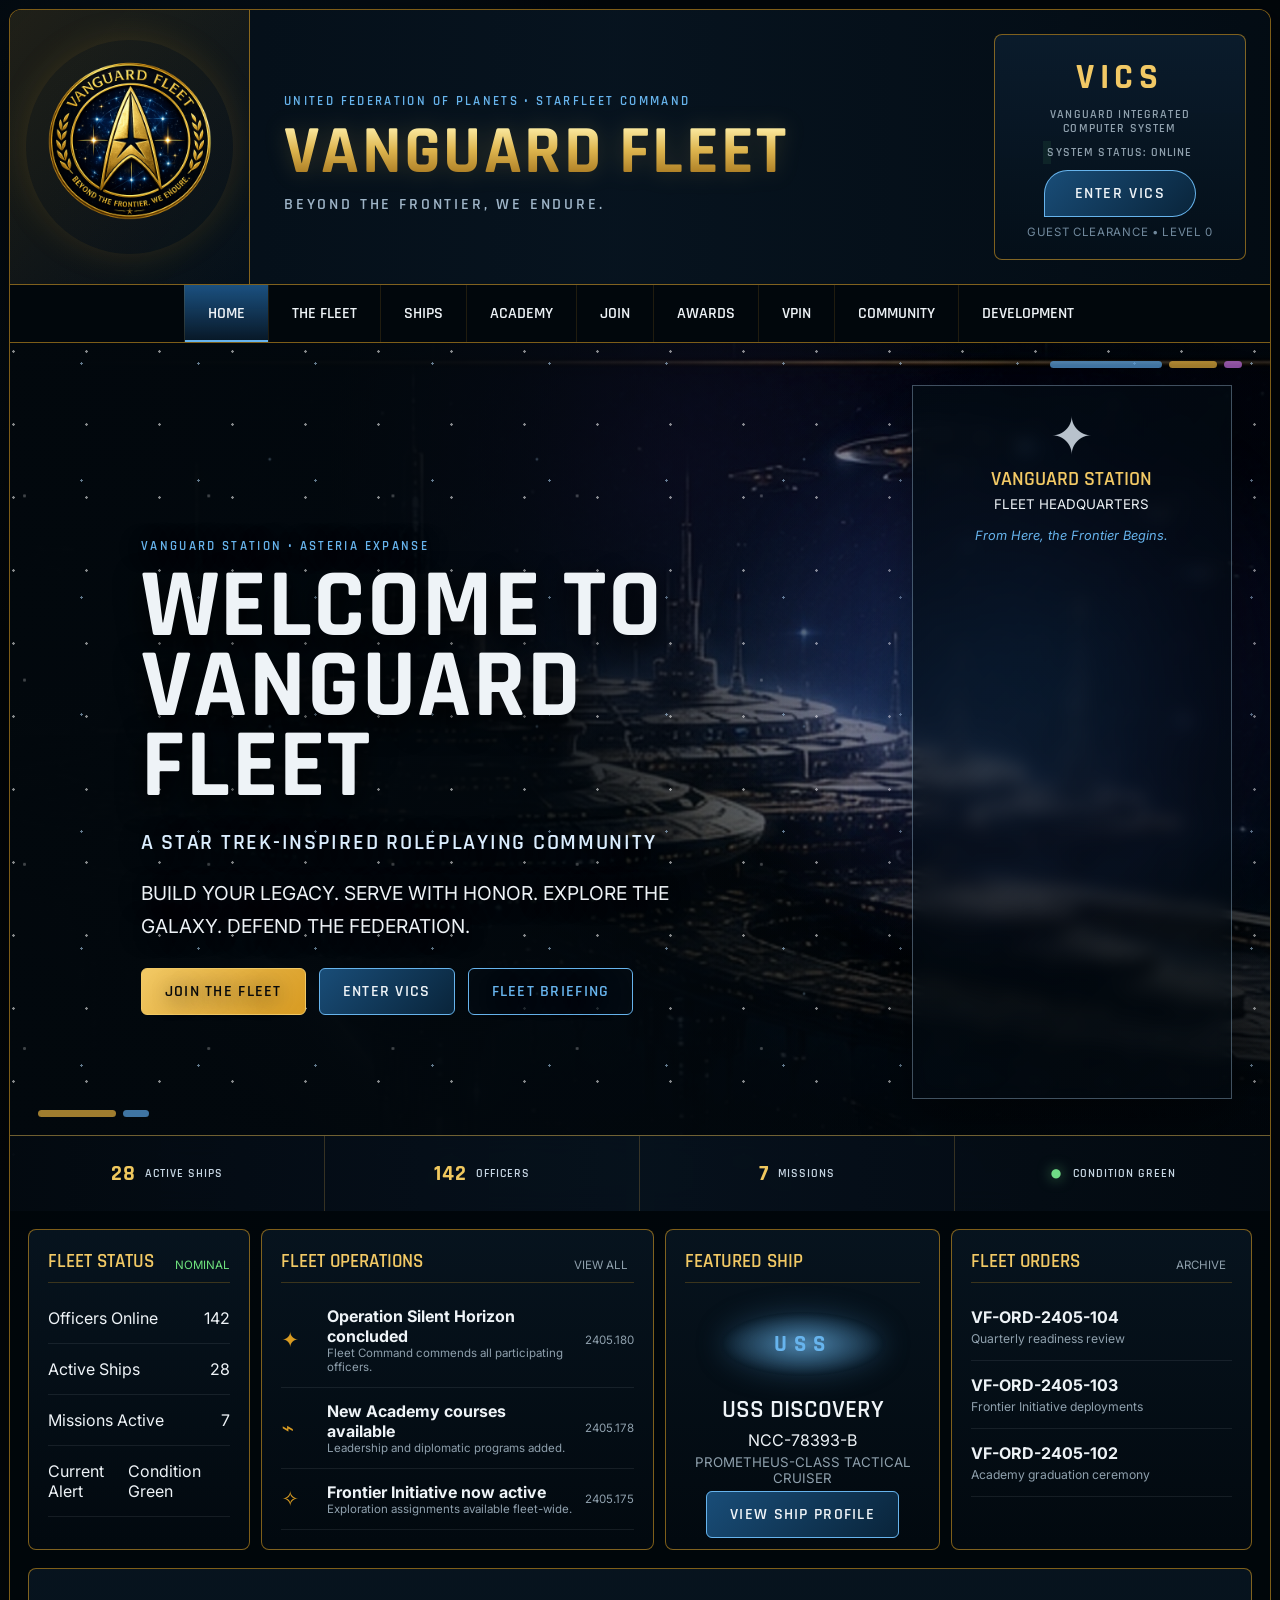
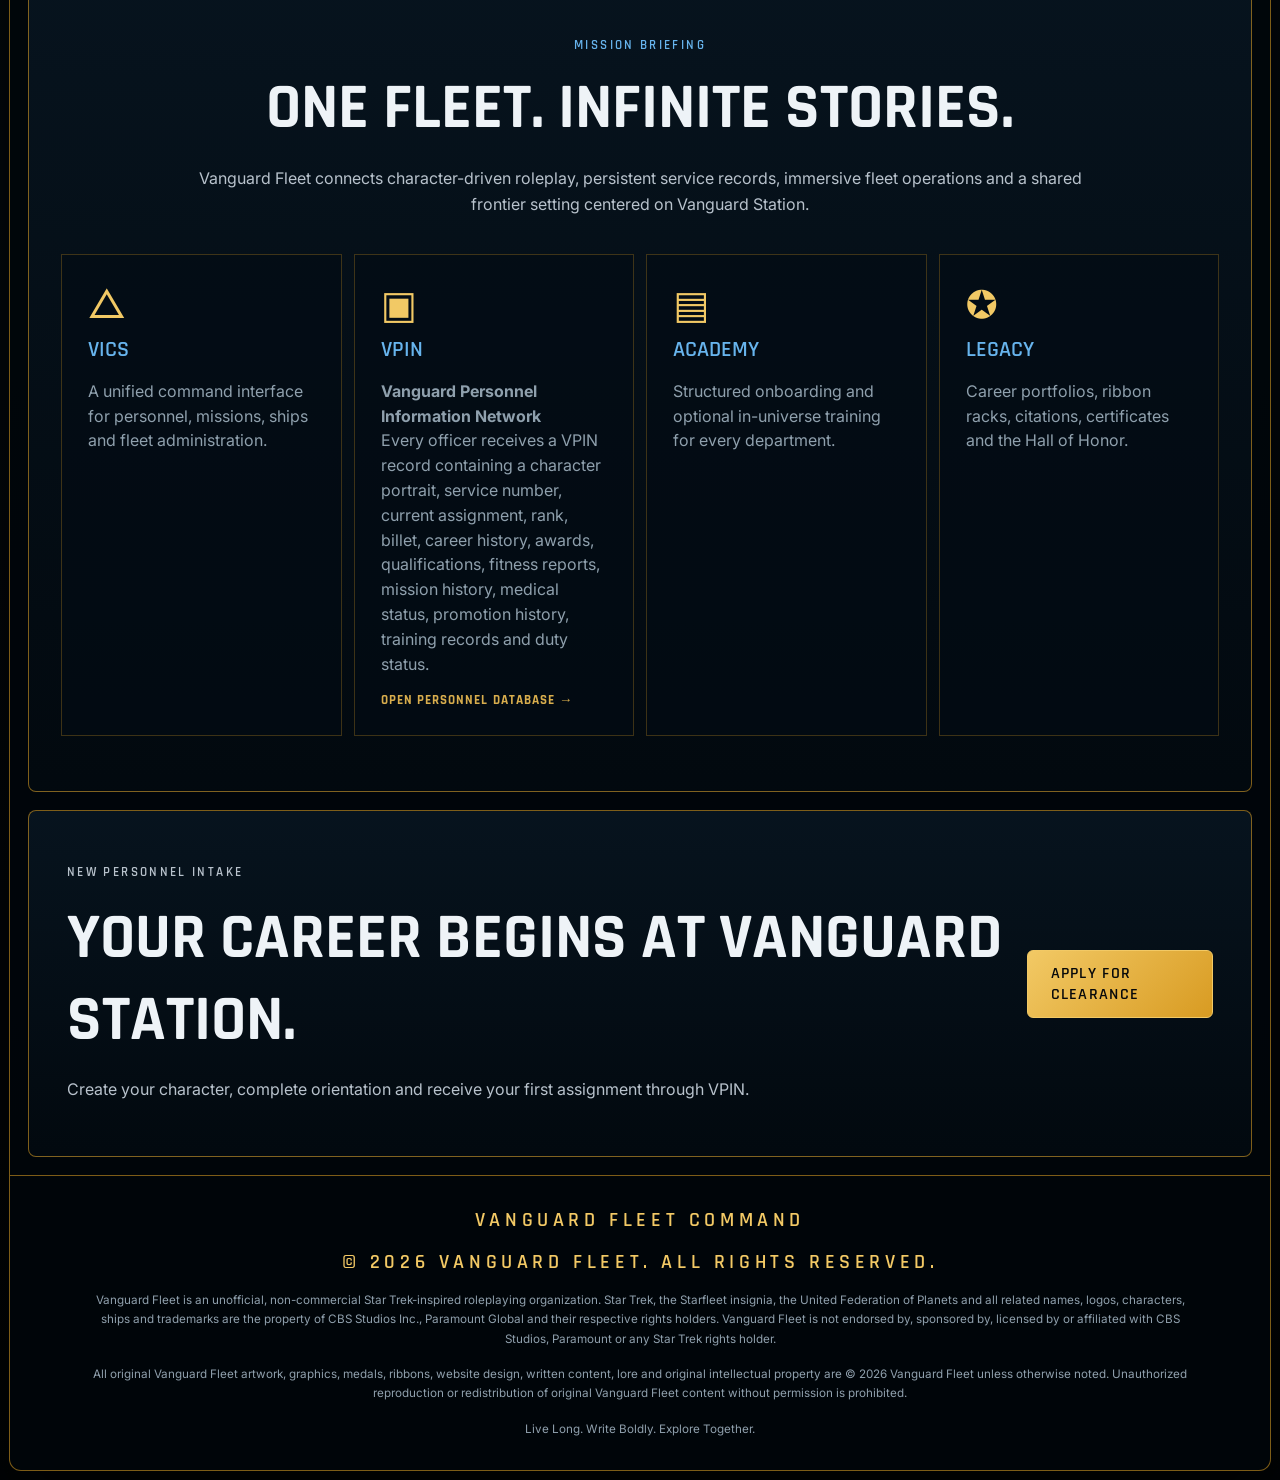
<file: index.html>
<!doctype html>
<html lang="en">
<head>
  <meta charset="utf-8">
  <meta name="viewport" content="width=device-width, initial-scale=1, viewport-fit=cover">
  <meta name="theme-color" content="#050a10">
  <title>Home | Vanguard Fleet</title>
  <link rel="manifest" href="manifest.webmanifest">
  <link rel="icon" href="icon-192.png">
  <link rel="preconnect" href="https://fonts.googleapis.com">
  <link rel="preconnect" href="https://fonts.gstatic.com" crossorigin>
  <link href="https://fonts.googleapis.com/css2?family=Inter:wght@400;500;600&family=Rajdhani:wght@500;600;700&display=swap" rel="stylesheet">
  <link rel="stylesheet" href="styles.css">

  <style>
    .vpin-feature-link{color:inherit;text-decoration:none;display:block}
    .vpin-feature-link article{height:100%;transition:transform .2s ease,border-color .2s ease,box-shadow .2s ease}
    .vpin-feature-link:hover article,.vpin-feature-link:focus-visible article{transform:translateY(-3px);border-color:#d5aa48;box-shadow:0 12px 32px rgba(0,0,0,.32)}
    .vpin-open-label{display:block;margin-top:1rem;color:#d8ad4d;font-family:Rajdhani,sans-serif;font-weight:700;letter-spacing:.08em;text-transform:uppercase}
  </style>

</head>
<body>
  <div class="site-shell">
    

<header class="masthead command-header">
  <a class="brand-mark" href="index.html" aria-label="Vanguard Fleet home">
    <img src="vanguard-logo.png" alt="Vanguard Fleet emblem">
  </a>

  <div class="brand-copy">
    <p class="system-label">United Federation of Planets • Starfleet Command</p>
    <h1><span>Vanguard</span><span>Fleet</span></h1>
    <p class="motto">Beyond the Frontier, We Endure.</p>
  </div>

  <section class="access-panel vics-panel">
    <strong class="vics-title">VICS</strong>
    <span class="vics-full-name">Vanguard Integrated<br>Computer System</span>
    <span class="vics-status"><i></i> System Status: Online</span>
    <button class="btn btn-blue vics-button" data-open="login">Enter VICS</button>
    <small>Guest Clearance • Level 0</small>
  </section>
</header>


<nav class="main-nav">
  <button id="nav-toggle" class="nav-toggle" aria-expanded="false">☰ Menu</button>
  <div id="nav-links" class="nav-links">
    <a href="index.html" class="active">Home</a>
    <a href="about.html">The Fleet</a>
    <a href="ships.html">Ships</a>
    <a href="academy.html">Academy</a>
    <a href="join.html">Join</a>
    <a href="awards.html">Awards</a>
  <a href="vpin.html">VPIN</a>
    <a href="community.html">Community</a>
    <a href="development.html">Development</a>
  </div>
</nav>


    <main>

<section class="hero cinematic-hero">
  <div class="starfield starfield-a" aria-hidden="true"></div>
  <div class="starfield starfield-b" aria-hidden="true"></div>
  <div class="nebula-glow" aria-hidden="true"></div>
  <div class="hero-shade"></div>
  <div class="lcars-overlay lcars-top" aria-hidden="true"><span></span><span></span><span></span></div>
  <div class="lcars-overlay lcars-bottom" aria-hidden="true"><span></span><span></span></div>

  <div class="hero-copy">
    <p class="system-label">Vanguard Station • Asteria Expanse</p>
    <h2>Welcome to<br>Vanguard Fleet</h2>
    <p class="hero-kicker">A Star Trek-inspired roleplaying community</p>
    <p>Build your legacy. Serve with honor. Explore the galaxy. Defend the Federation.</p>
    <div class="button-row">
      <a class="btn btn-gold" href="join.html">Join the Fleet</a>
      <button class="btn btn-blue" data-open="login">Enter VICS</button>
      <a class="btn btn-ghost" href="about.html">Fleet Briefing</a>
    </div>
  </div>

  <aside class="station-chip">
    <span class="station-symbol">✦</span>
    <strong>Vanguard Station</strong>
    <small>Fleet Headquarters</small>
    <em>From Here, the Frontier Begins.</em>
  </aside>

  <div class="hero-status" aria-label="Fleet status">
    <span><b>28</b> Active Ships</span>
    <span><b>142</b> Officers</span>
    <span><b>7</b> Missions</span>
    <span class="condition-green"><b>●</b> Condition Green</span>
  </div>
</section>

<section class="command-deck">
  <article class="panel status-panel">
    <header><h3>Fleet Status</h3><span class="status-online">Nominal</span></header>
    <dl>
      <div><dt>Officers Online</dt><dd>142</dd></div>
      <div><dt>Active Ships</dt><dd>28</dd></div>
      <div><dt>Missions Active</dt><dd>7</dd></div>
      <div><dt>Current Alert</dt><dd>Condition Green</dd></div>
    </dl>
  </article>
  <article class="panel news-panel">
    <header><h3>Fleet Operations</h3><button data-open="operations">View all</button></header>
    <button class="feed-item" data-open="silent-horizon"><span class="feed-icon">✦</span><span><strong>Operation Silent Horizon concluded</strong><small>Fleet Command commends all participating officers.</small></span><time>2405.180</time></button>
    <button class="feed-item" data-open="academy-courses"><span class="feed-icon">⌁</span><span><strong>New Academy courses available</strong><small>Leadership and diplomatic programs added.</small></span><time>2405.178</time></button>
    <button class="feed-item" data-open="frontier"><span class="feed-icon">✧</span><span><strong>Frontier Initiative now active</strong><small>Exploration assignments available fleet-wide.</small></span><time>2405.175</time></button>
  </article>
  <article class="panel featured">
    <header><h3>Featured Ship</h3></header>
    <div class="ship-silhouette"><span>USS</span></div>
    <h4>USS Discovery</h4><p>NCC-78393-B</p>
    <small>Prometheus-class tactical cruiser</small>
    <a class="btn btn-blue" href="ships.html">View ship profile</a>
  </article>
  <article class="panel orders-panel">
    <header><h3>Fleet Orders</h3><button data-open="orders">Archive</button></header>
    <button data-open="order-104"><strong>VF-ORD-2405-104</strong><span>Quarterly readiness review</span></button>
    <button data-open="order-103"><strong>VF-ORD-2405-103</strong><span>Frontier Initiative deployments</span></button>
    <button data-open="order-102"><strong>VF-ORD-2405-102</strong><span>Academy graduation ceremony</span></button>
  </article>
</section>
<section class="section-block">
  <div class="section-heading">
    <p class="system-label">Mission Briefing</p>
    <h2>One Fleet. Infinite Stories.</h2>
    <p>Vanguard Fleet connects character-driven roleplay, persistent service records, immersive fleet operations and a shared frontier setting centered on Vanguard Station.</p>
  </div>
  <div class="feature-grid">
    <article><span>△</span><h3>VICS</h3><p>A unified command interface for personnel, missions, ships and fleet administration.</p></article>
    <a class="vpin-feature-link" href="vpin.html" aria-label="Open the Vanguard Personnel Information Network"><article><span>▣</span><h3>VPIN</h3><p><strong>Vanguard Personnel Information Network</strong><br>Every officer receives a VPIN Record containing a character portrait, service number, current assignment, rank, billet, career history, awards, qualifications, fitness reports, mission history, medical status, promotion history, training records and duty status.</p><small class="vpin-open-label">Open Personnel Database →</small></article></a>
    <article><span>▤</span><h3>Academy</h3><p>Structured onboarding and optional in-universe training for every department.</p></article>
    <article><span>✪</span><h3>Legacy</h3><p>Career portfolios, ribbon racks, citations, certificates and the Hall of Honor.</p></article>
  </div>
</section>
<section class="join-strip">
  <div><p class="system-label">New Personnel Intake</p><h2>Your career begins at Vanguard Station.</h2><p>Create your character, complete orientation and receive your first assignment through VPIN.</p></div>
  <a class="btn btn-gold" href="join.html">Apply for Clearance</a>
</section>
</main>
    
<footer>
  <strong>Vanguard Fleet Command</strong>

  <p><strong>© 2026 Vanguard Fleet. All Rights Reserved.</strong></p>

  <p>Vanguard Fleet is an unofficial, non-commercial Star Trek-inspired roleplaying organization. Star Trek, the Starfleet insignia, the United Federation of Planets and all related names, logos, characters, ships and trademarks are the property of CBS Studios Inc., Paramount Global and their respective rights holders. Vanguard Fleet is not endorsed by, sponsored by, licensed by or affiliated with CBS Studios, Paramount or any Star Trek rights holder.</p>

  <p>All original Vanguard Fleet artwork, graphics, medals, ribbons, website design, written content, lore and original intellectual property are © 2026 Vanguard Fleet unless otherwise noted. Unauthorized reproduction or redistribution of original Vanguard Fleet content without permission is prohibited.</p>

  <p class="footer-motto"><strong>Live Long. Write Boldly. Explore Together.</strong></p>
</footer>

  </div>
  
<dialog id="modal">
  <form method="dialog">
    <button class="modal-x" aria-label="Close">×</button>
    <p class="system-label">VICS Database</p>
    <h2 id="modal-title">System Record</h2>
    <p id="modal-copy">This module is ready for integration.</p>
    <button class="btn btn-blue">Acknowledge</button>
  </form>
</dialog>

  <script src="app.js"></script>
</body>
</html>
</file>
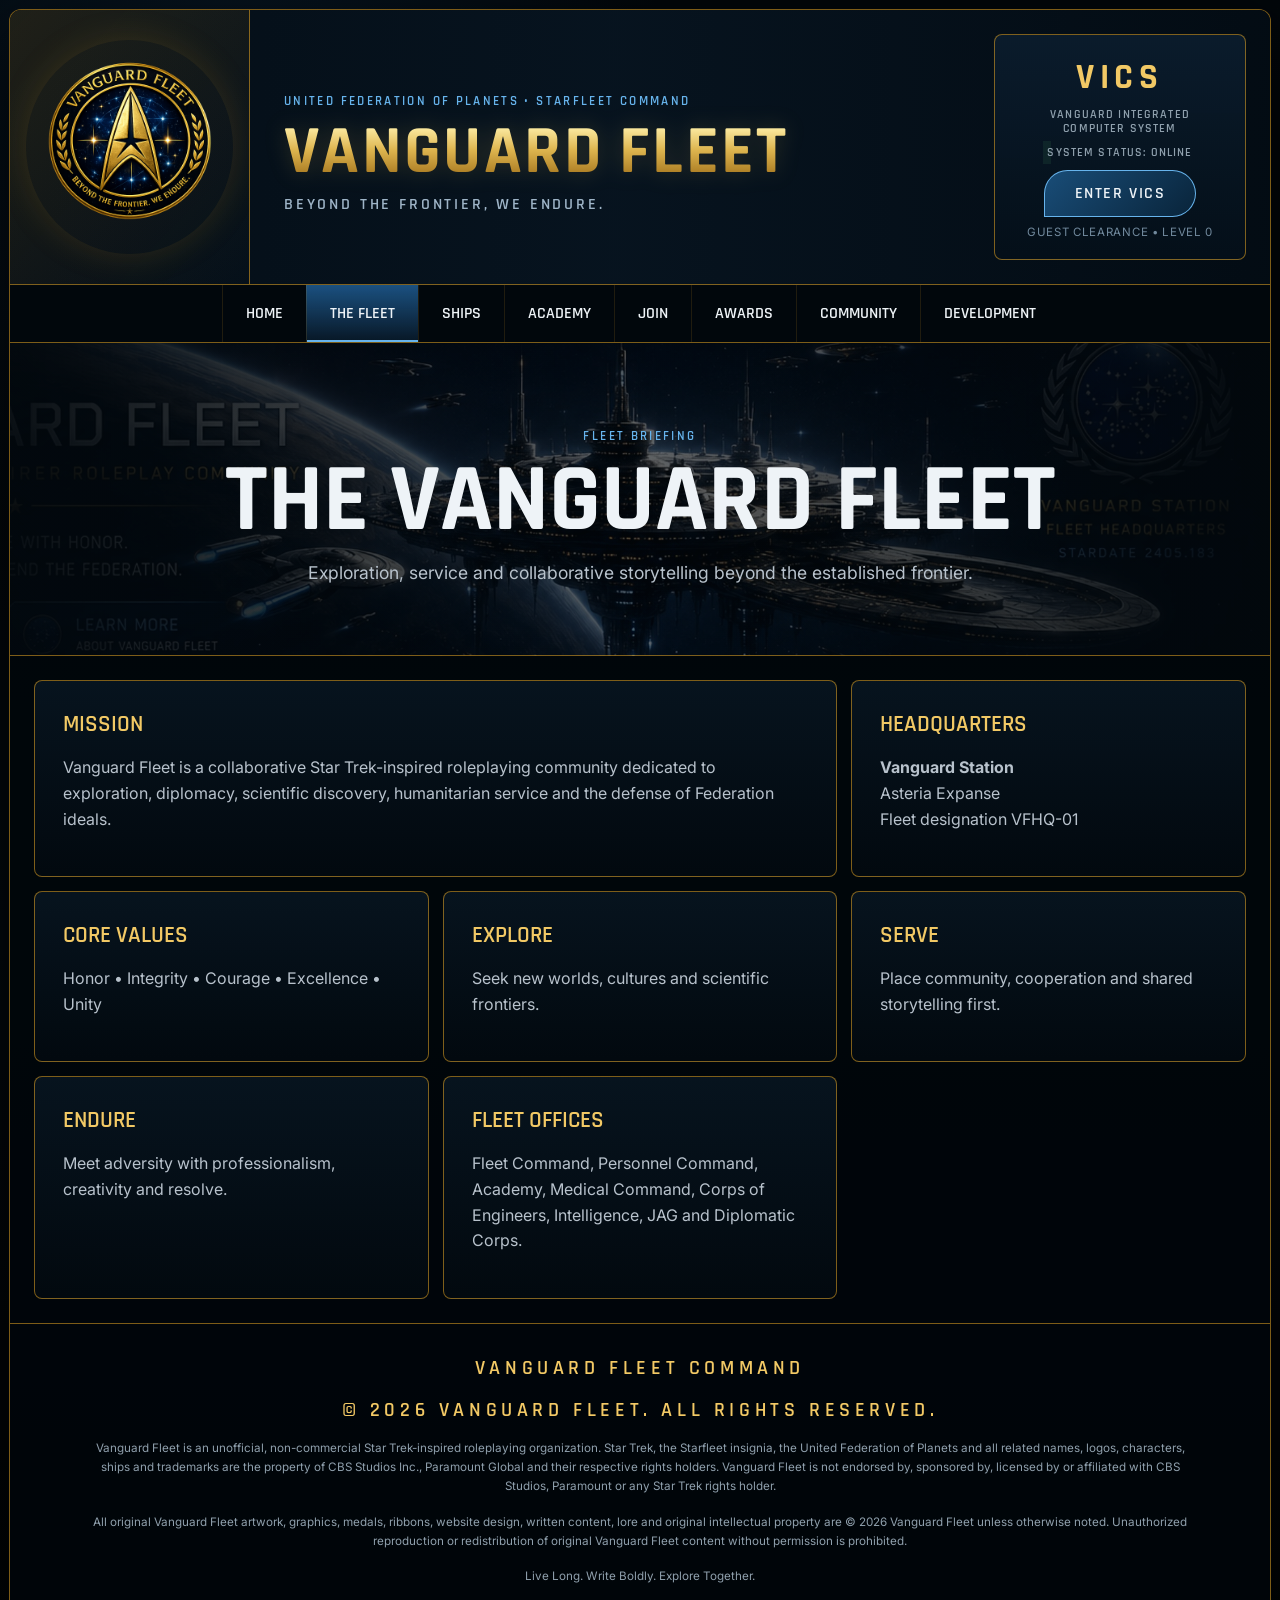
<file: about.html>
<!doctype html>
<html lang="en">
<head>
  <meta charset="utf-8">
  <meta name="viewport" content="width=device-width, initial-scale=1, viewport-fit=cover">
  <meta name="theme-color" content="#050a10">
  <title>The Fleet | Vanguard Fleet</title>
  <link rel="manifest" href="manifest.webmanifest">
  <link rel="icon" href="icon-192.png">
  <link rel="preconnect" href="https://fonts.googleapis.com">
  <link rel="preconnect" href="https://fonts.gstatic.com" crossorigin>
  <link href="https://fonts.googleapis.com/css2?family=Inter:wght@400;500;600&family=Rajdhani:wght@500;600;700&display=swap" rel="stylesheet">
  <link rel="stylesheet" href="styles.css">
</head>
<body>
  <div class="site-shell">
    

<header class="masthead command-header">
  <a class="brand-mark" href="index.html" aria-label="Vanguard Fleet home">
    <img src="vanguard-logo.png" alt="Vanguard Fleet emblem">
  </a>

  <div class="brand-copy">
    <p class="system-label">United Federation of Planets • Starfleet Command</p>
    <h1><span>Vanguard</span><span>Fleet</span></h1>
    <p class="motto">Beyond the Frontier, We Endure.</p>
  </div>

  <section class="access-panel vics-panel">
    <strong class="vics-title">VICS</strong>
    <span class="vics-full-name">Vanguard Integrated<br>Computer System</span>
    <span class="vics-status"><i></i> System Status: Online</span>
    <button class="btn btn-blue vics-button" data-open="login">Enter VICS</button>
    <small>Guest Clearance • Level 0</small>
  </section>
</header>


<nav class="main-nav">
  <button id="nav-toggle" class="nav-toggle" aria-expanded="false">☰ Menu</button>
  <div id="nav-links" class="nav-links">
    <a href="index.html">Home</a>
    <a href="about.html" class="active">The Fleet</a>
    <a href="ships.html">Ships</a>
    <a href="academy.html">Academy</a>
    <a href="join.html">Join</a>
    <a href="awards.html">Awards</a>
    <a href="community.html">Community</a>
    <a href="development.html">Development</a>
  </div>
</nav>


    <main>
<section class="page-hero"><p class="system-label">Fleet Briefing</p><h2>The Vanguard Fleet</h2><p>Exploration, service and collaborative storytelling beyond the established frontier.</p></section>
<section class="content-grid">
  <article class="content-card span-2"><h3>Mission</h3><p>Vanguard Fleet is a collaborative Star Trek-inspired roleplaying community dedicated to exploration, diplomacy, scientific discovery, humanitarian service and the defense of Federation ideals.</p></article>
  <article class="content-card"><h3>Headquarters</h3><p><strong>Vanguard Station</strong><br>Asteria Expanse<br>Fleet designation VFHQ-01</p></article>
  <article class="content-card"><h3>Core Values</h3><p>Honor • Integrity • Courage • Excellence • Unity</p></article>
  <article class="content-card"><h3>Explore</h3><p>Seek new worlds, cultures and scientific frontiers.</p></article>
  <article class="content-card"><h3>Serve</h3><p>Place community, cooperation and shared storytelling first.</p></article>
  <article class="content-card"><h3>Endure</h3><p>Meet adversity with professionalism, creativity and resolve.</p></article>
  <article class="content-card"><h3>Fleet Offices</h3><p>Fleet Command, Personnel Command, Academy, Medical Command, Corps of Engineers, Intelligence, JAG and Diplomatic Corps.</p></article>
</section>
</main>
    
<footer>
  <strong>Vanguard Fleet Command</strong>

  <p><strong>© 2026 Vanguard Fleet. All Rights Reserved.</strong></p>

  <p>Vanguard Fleet is an unofficial, non-commercial Star Trek-inspired roleplaying organization. Star Trek, the Starfleet insignia, the United Federation of Planets and all related names, logos, characters, ships and trademarks are the property of CBS Studios Inc., Paramount Global and their respective rights holders. Vanguard Fleet is not endorsed by, sponsored by, licensed by or affiliated with CBS Studios, Paramount or any Star Trek rights holder.</p>

  <p>All original Vanguard Fleet artwork, graphics, medals, ribbons, website design, written content, lore and original intellectual property are © 2026 Vanguard Fleet unless otherwise noted. Unauthorized reproduction or redistribution of original Vanguard Fleet content without permission is prohibited.</p>

  <p class="footer-motto"><strong>Live Long. Write Boldly. Explore Together.</strong></p>
</footer>

  </div>
  
<dialog id="modal">
  <form method="dialog">
    <button class="modal-x" aria-label="Close">×</button>
    <p class="system-label">VICS Database</p>
    <h2 id="modal-title">System Record</h2>
    <p id="modal-copy">This module is ready for integration.</p>
    <button class="btn btn-blue">Acknowledge</button>
  </form>
</dialog>

  <script src="app.js"></script>
</body>
</html>
</file>
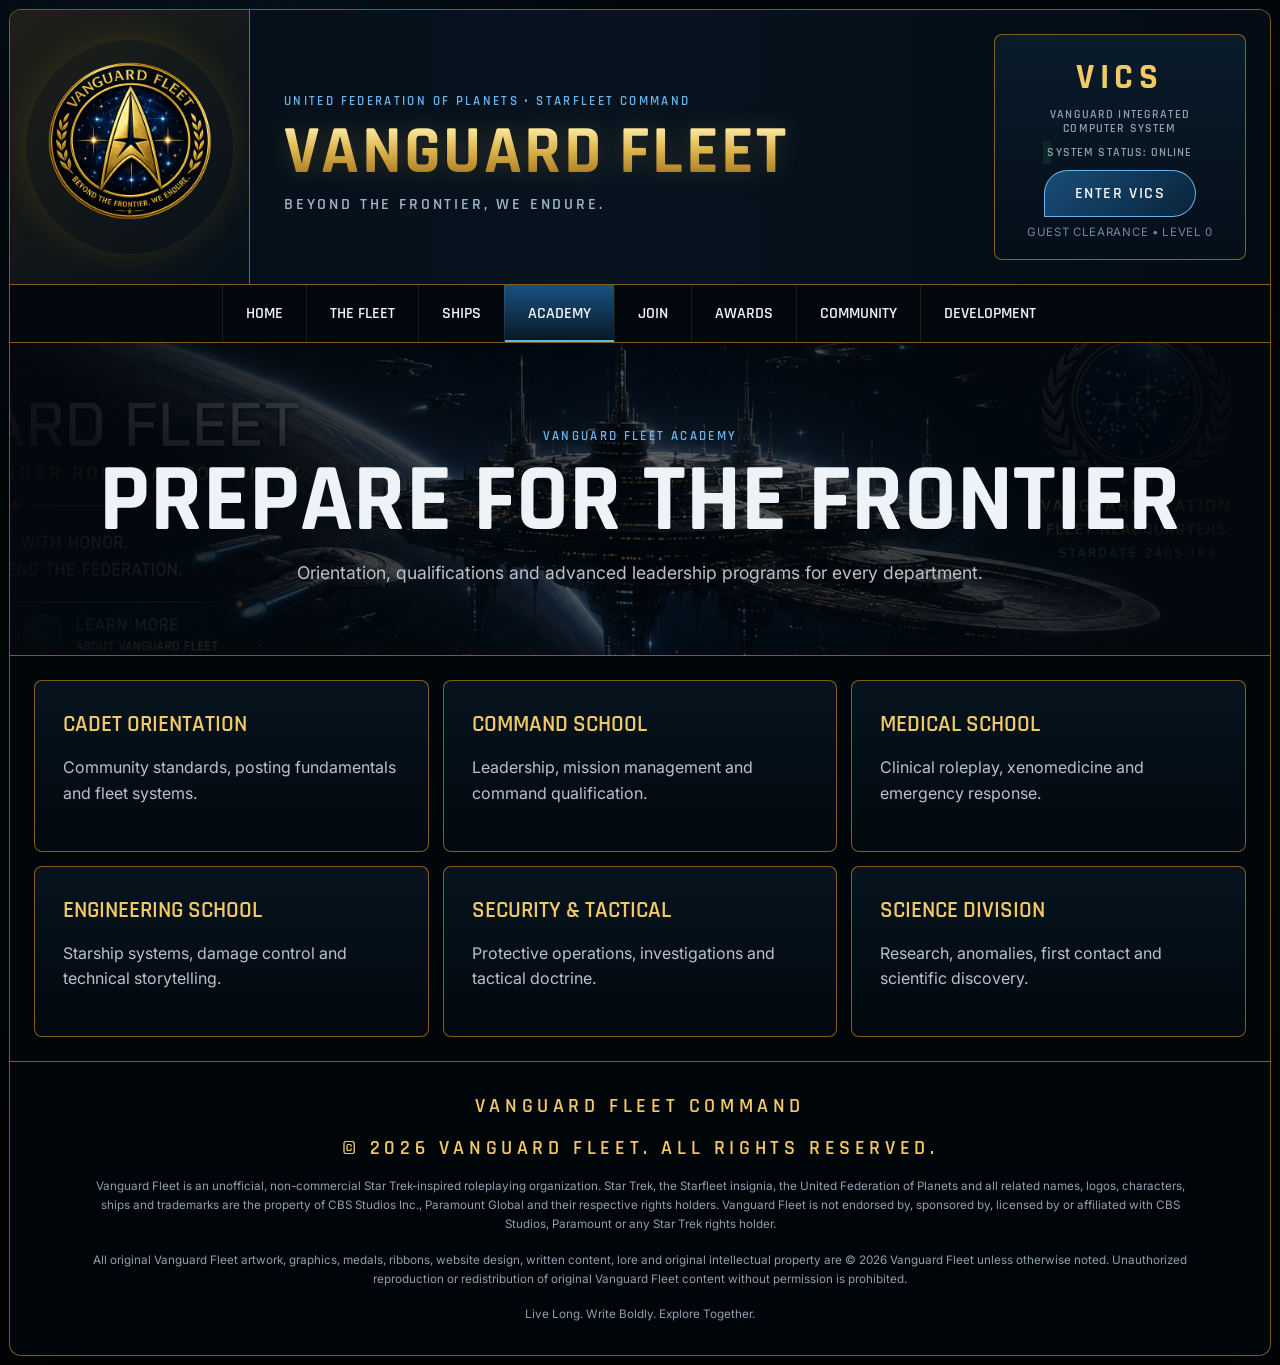
<file: academy.html>
<!doctype html>
<html lang="en">
<head>
  <meta charset="utf-8">
  <meta name="viewport" content="width=device-width, initial-scale=1, viewport-fit=cover">
  <meta name="theme-color" content="#050a10">
  <title>Academy | Vanguard Fleet</title>
  <link rel="manifest" href="manifest.webmanifest">
  <link rel="icon" href="icon-192.png">
  <link rel="preconnect" href="https://fonts.googleapis.com">
  <link rel="preconnect" href="https://fonts.gstatic.com" crossorigin>
  <link href="https://fonts.googleapis.com/css2?family=Inter:wght@400;500;600&family=Rajdhani:wght@500;600;700&display=swap" rel="stylesheet">
  <link rel="stylesheet" href="styles.css">
</head>
<body>
  <div class="site-shell">
    

<header class="masthead command-header">
  <a class="brand-mark" href="index.html" aria-label="Vanguard Fleet home">
    <img src="vanguard-logo.png" alt="Vanguard Fleet emblem">
  </a>

  <div class="brand-copy">
    <p class="system-label">United Federation of Planets • Starfleet Command</p>
    <h1><span>Vanguard</span><span>Fleet</span></h1>
    <p class="motto">Beyond the Frontier, We Endure.</p>
  </div>

  <section class="access-panel vics-panel">
    <strong class="vics-title">VICS</strong>
    <span class="vics-full-name">Vanguard Integrated<br>Computer System</span>
    <span class="vics-status"><i></i> System Status: Online</span>
    <button class="btn btn-blue vics-button" data-open="login">Enter VICS</button>
    <small>Guest Clearance • Level 0</small>
  </section>
</header>


<nav class="main-nav">
  <button id="nav-toggle" class="nav-toggle" aria-expanded="false">☰ Menu</button>
  <div id="nav-links" class="nav-links">
    <a href="index.html">Home</a>
    <a href="about.html">The Fleet</a>
    <a href="ships.html">Ships</a>
    <a href="academy.html" class="active">Academy</a>
    <a href="join.html">Join</a>
    <a href="awards.html">Awards</a>
    <a href="community.html">Community</a>
    <a href="development.html">Development</a>
  </div>
</nav>


    <main>
<section class="page-hero"><p class="system-label">Vanguard Fleet Academy</p><h2>Prepare for the Frontier</h2><p>Orientation, qualifications and advanced leadership programs for every department.</p></section>
<section class="content-grid">
  <article class="content-card"><h3>Cadet Orientation</h3><p>Community standards, posting fundamentals and fleet systems.</p></article>
  <article class="content-card"><h3>Command School</h3><p>Leadership, mission management and command qualification.</p></article>
  <article class="content-card"><h3>Medical School</h3><p>Clinical roleplay, xenomedicine and emergency response.</p></article>
  <article class="content-card"><h3>Engineering School</h3><p>Starship systems, damage control and technical storytelling.</p></article>
  <article class="content-card"><h3>Security & Tactical</h3><p>Protective operations, investigations and tactical doctrine.</p></article>
  <article class="content-card"><h3>Science Division</h3><p>Research, anomalies, first contact and scientific discovery.</p></article>
</section>
</main>
    
<footer>
  <strong>Vanguard Fleet Command</strong>

  <p><strong>© 2026 Vanguard Fleet. All Rights Reserved.</strong></p>

  <p>Vanguard Fleet is an unofficial, non-commercial Star Trek-inspired roleplaying organization. Star Trek, the Starfleet insignia, the United Federation of Planets and all related names, logos, characters, ships and trademarks are the property of CBS Studios Inc., Paramount Global and their respective rights holders. Vanguard Fleet is not endorsed by, sponsored by, licensed by or affiliated with CBS Studios, Paramount or any Star Trek rights holder.</p>

  <p>All original Vanguard Fleet artwork, graphics, medals, ribbons, website design, written content, lore and original intellectual property are © 2026 Vanguard Fleet unless otherwise noted. Unauthorized reproduction or redistribution of original Vanguard Fleet content without permission is prohibited.</p>

  <p class="footer-motto"><strong>Live Long. Write Boldly. Explore Together.</strong></p>
</footer>

  </div>
  
<dialog id="modal">
  <form method="dialog">
    <button class="modal-x" aria-label="Close">×</button>
    <p class="system-label">VICS Database</p>
    <h2 id="modal-title">System Record</h2>
    <p id="modal-copy">This module is ready for integration.</p>
    <button class="btn btn-blue">Acknowledge</button>
  </form>
</dialog>

  <script src="app.js"></script>
</body>
</html>
</file>
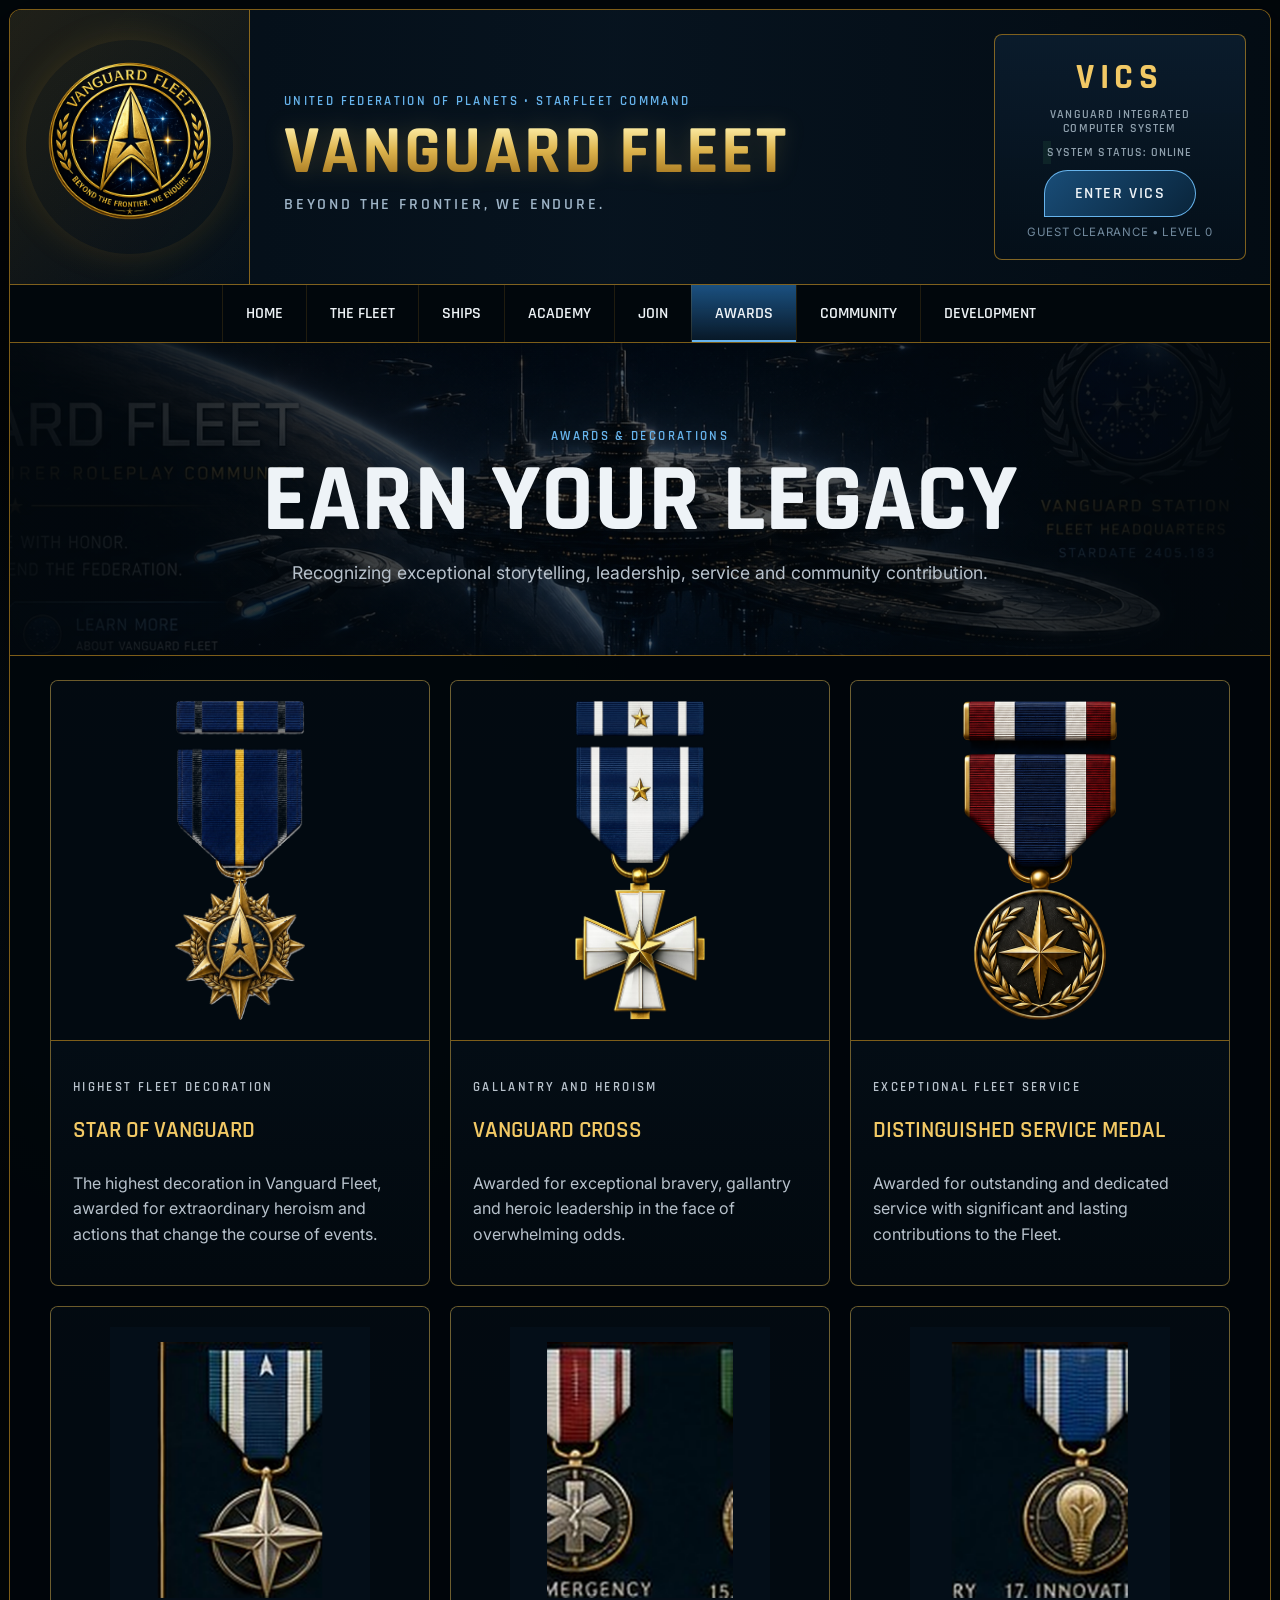
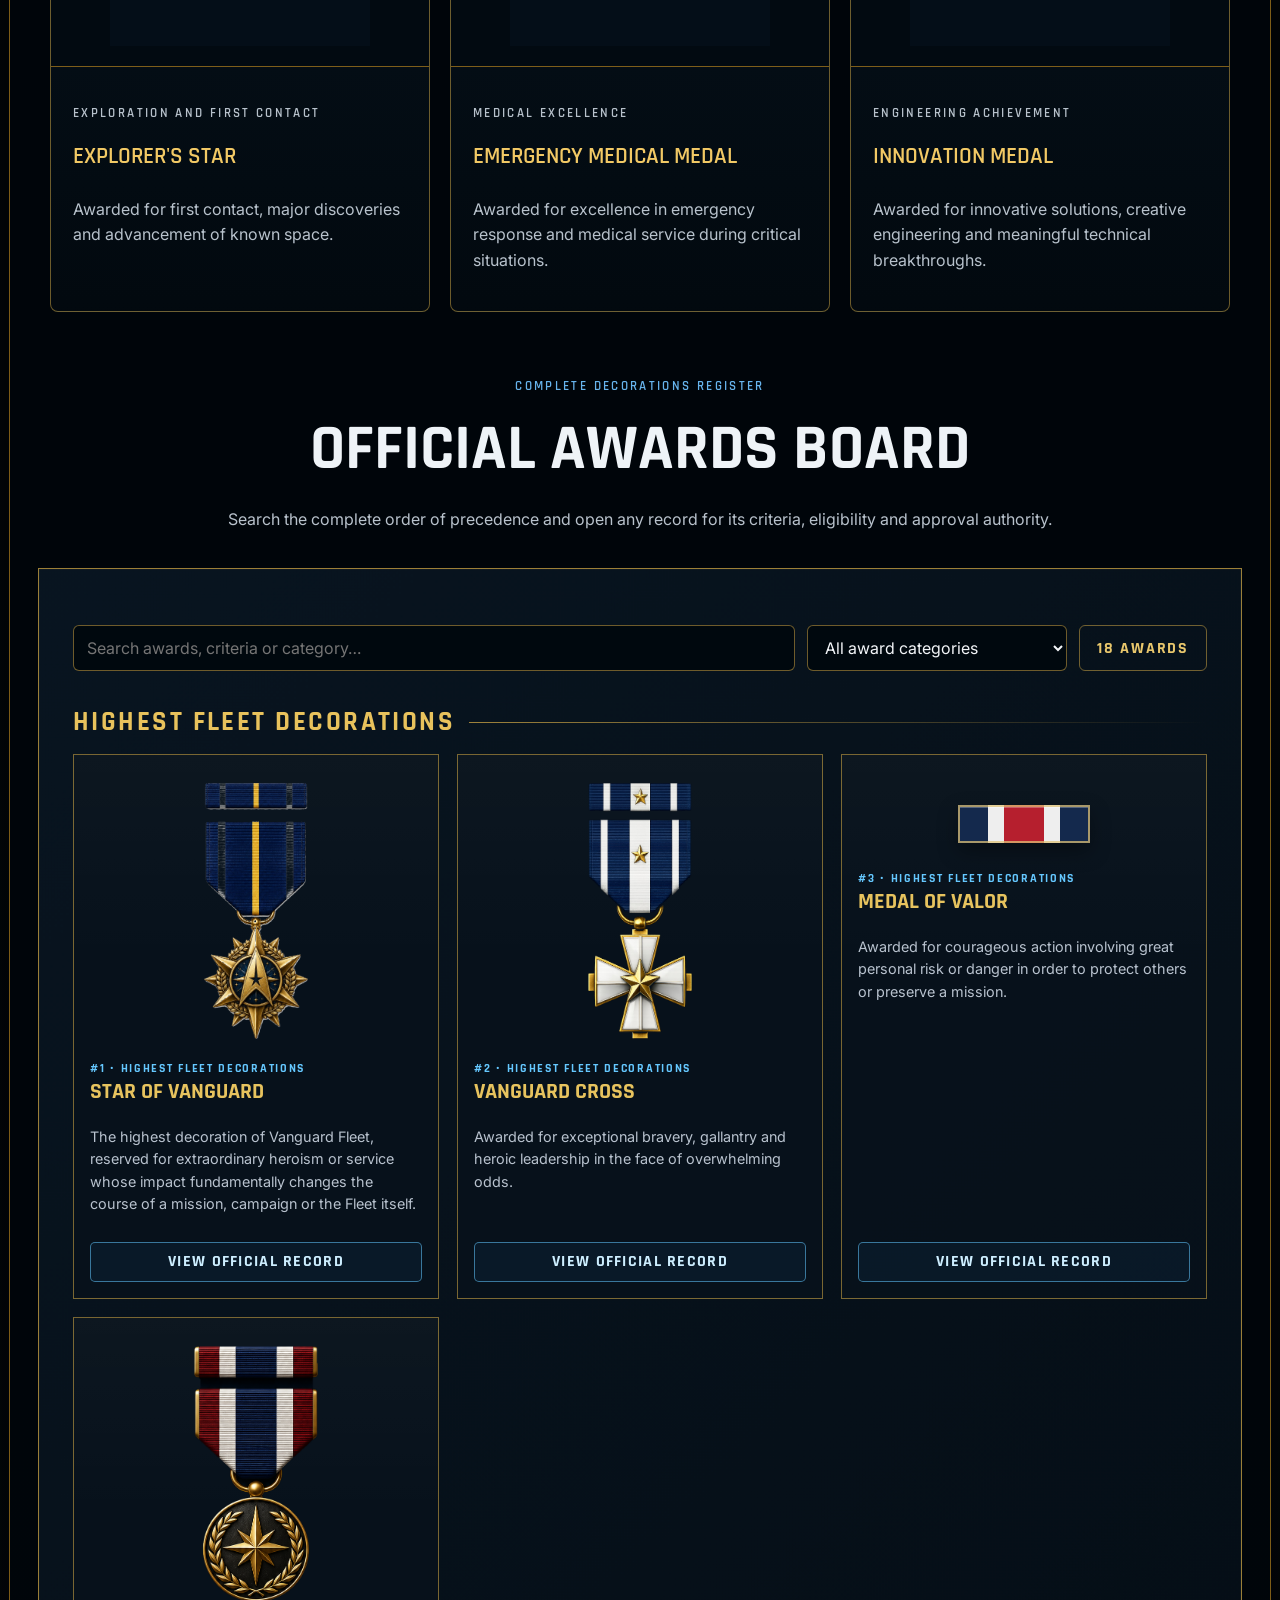
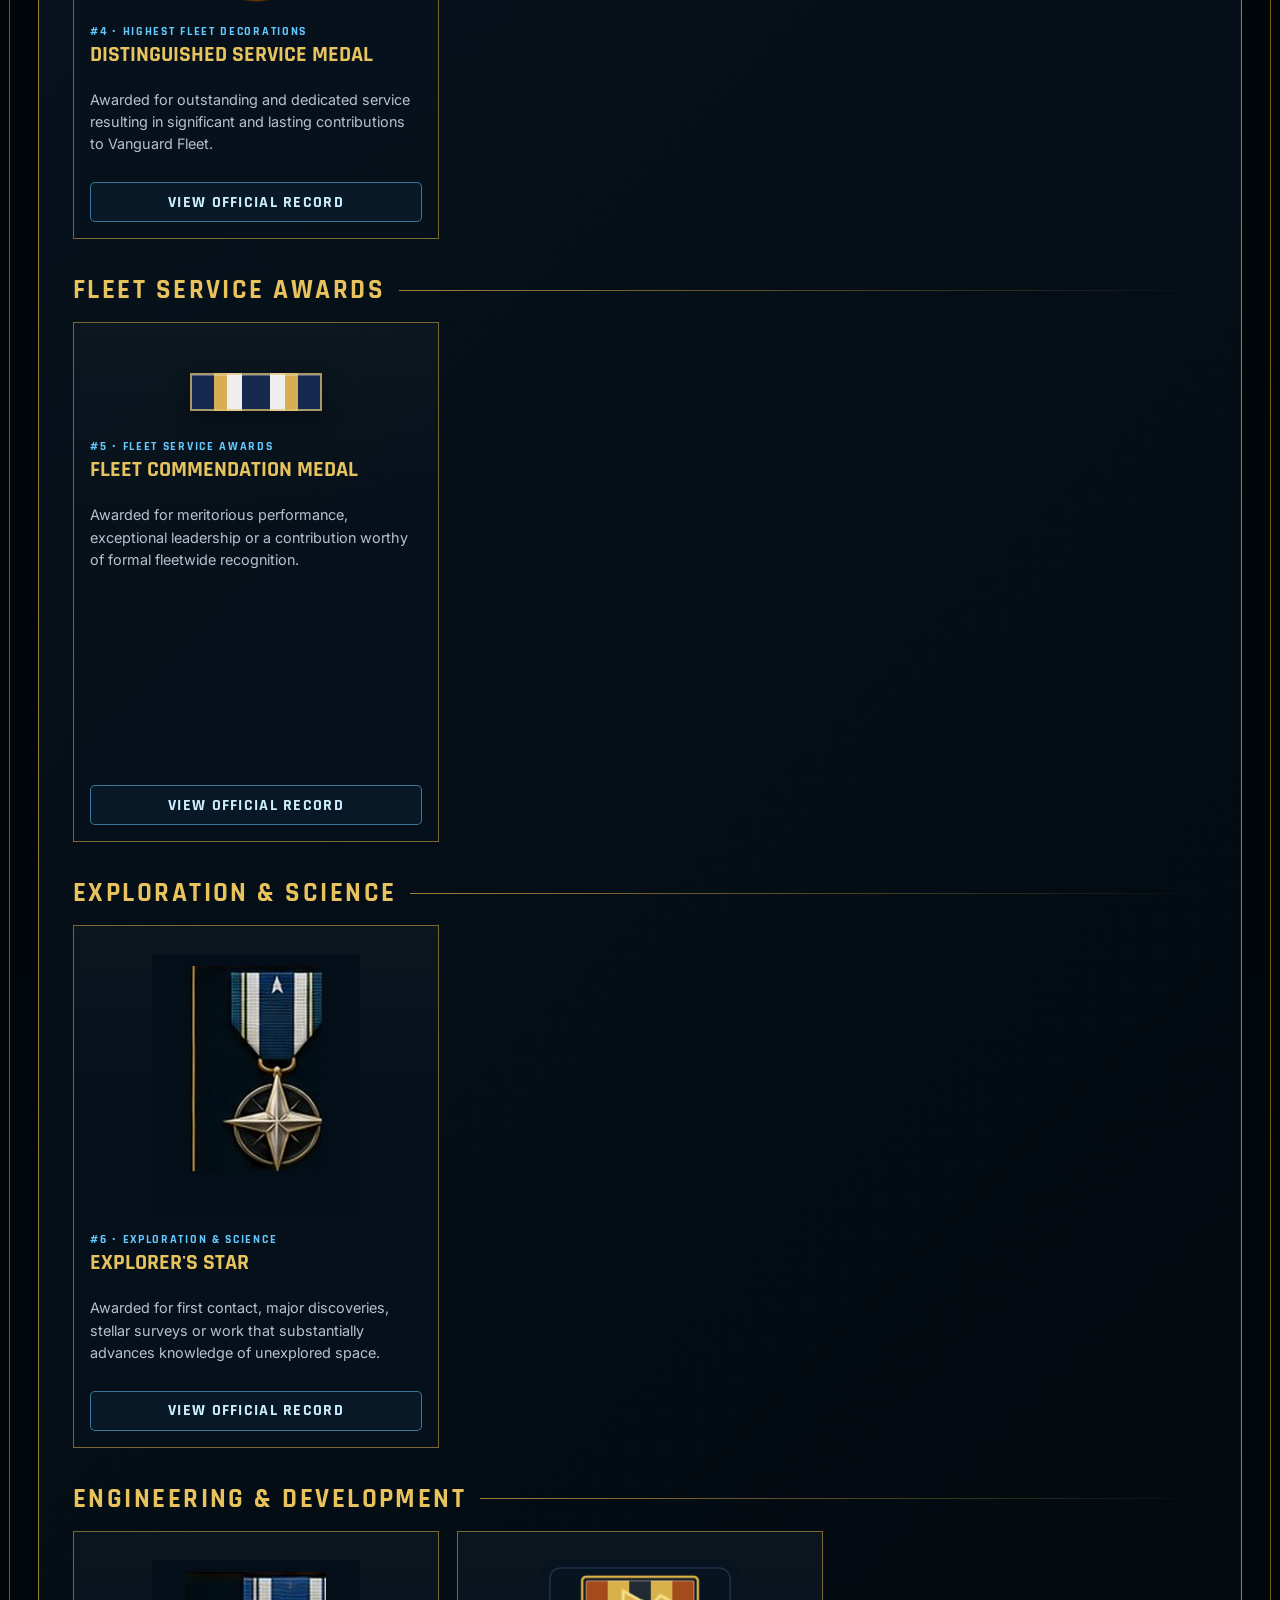
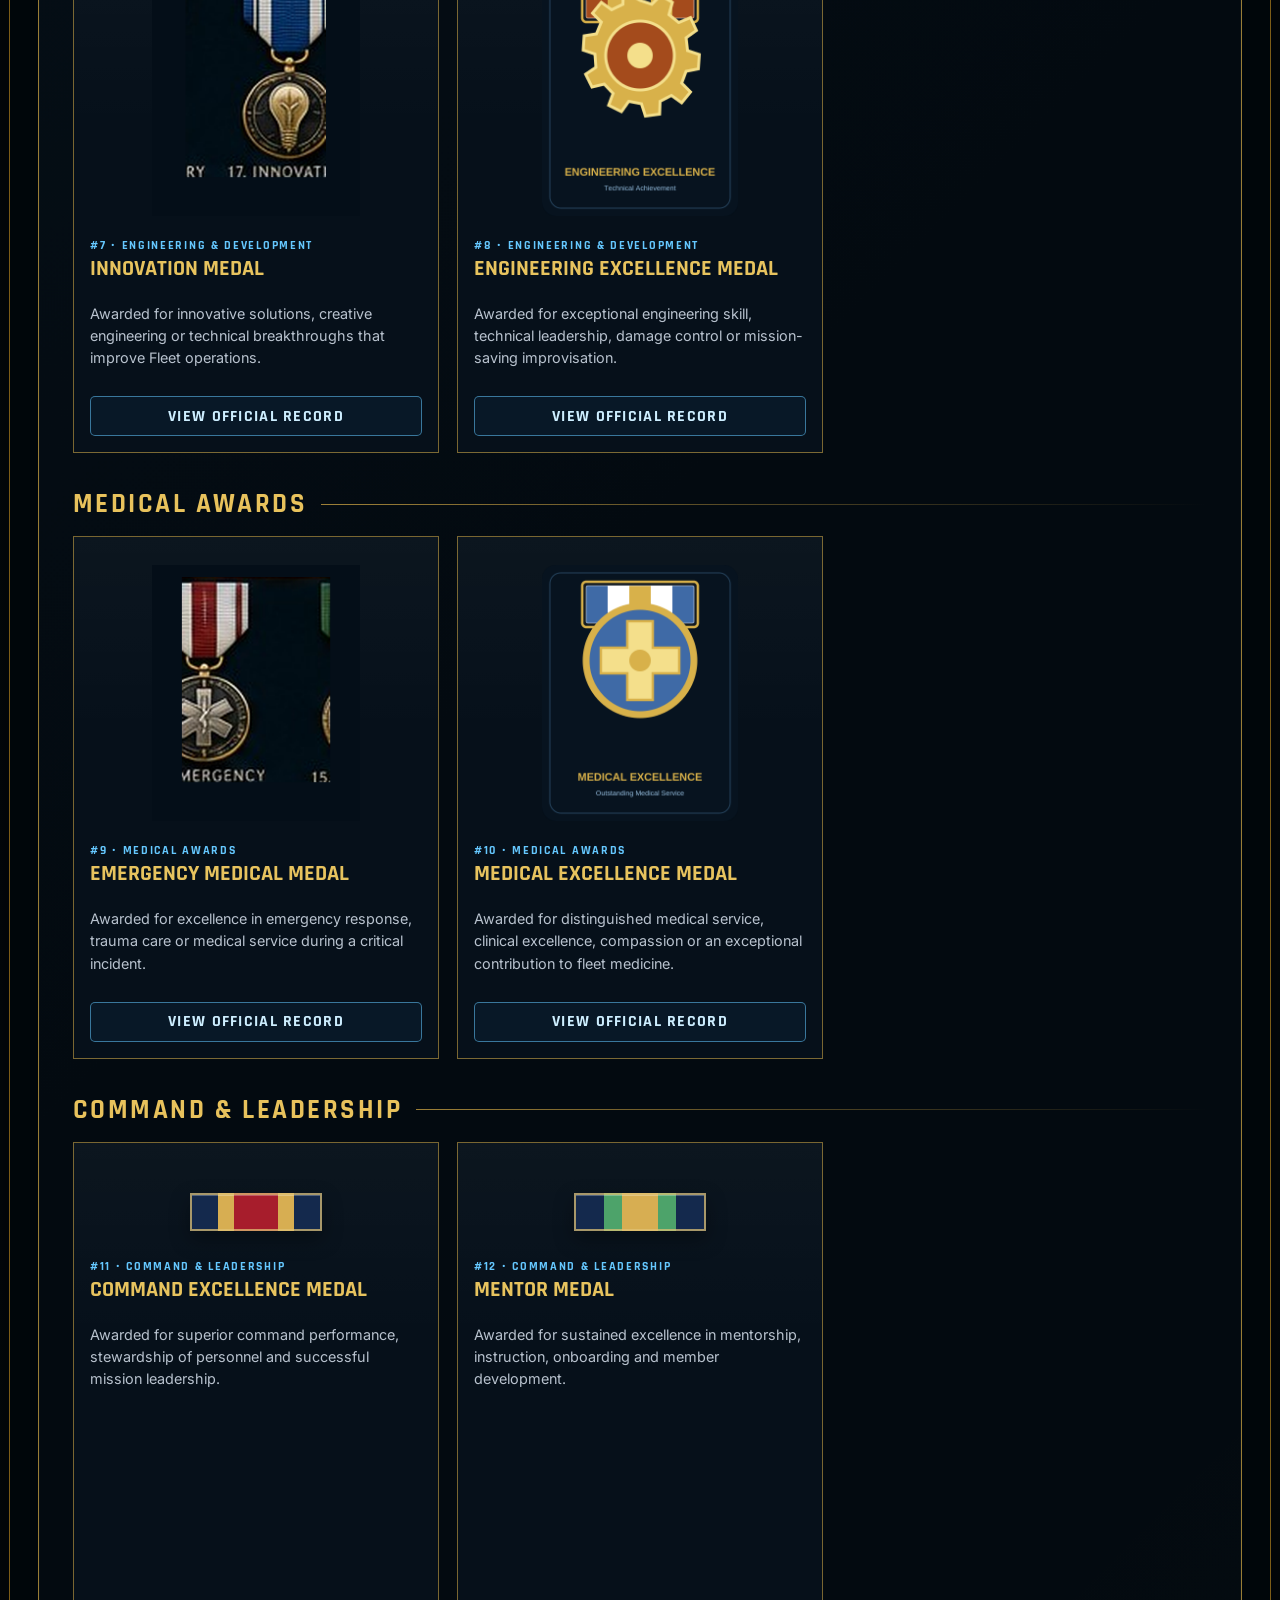
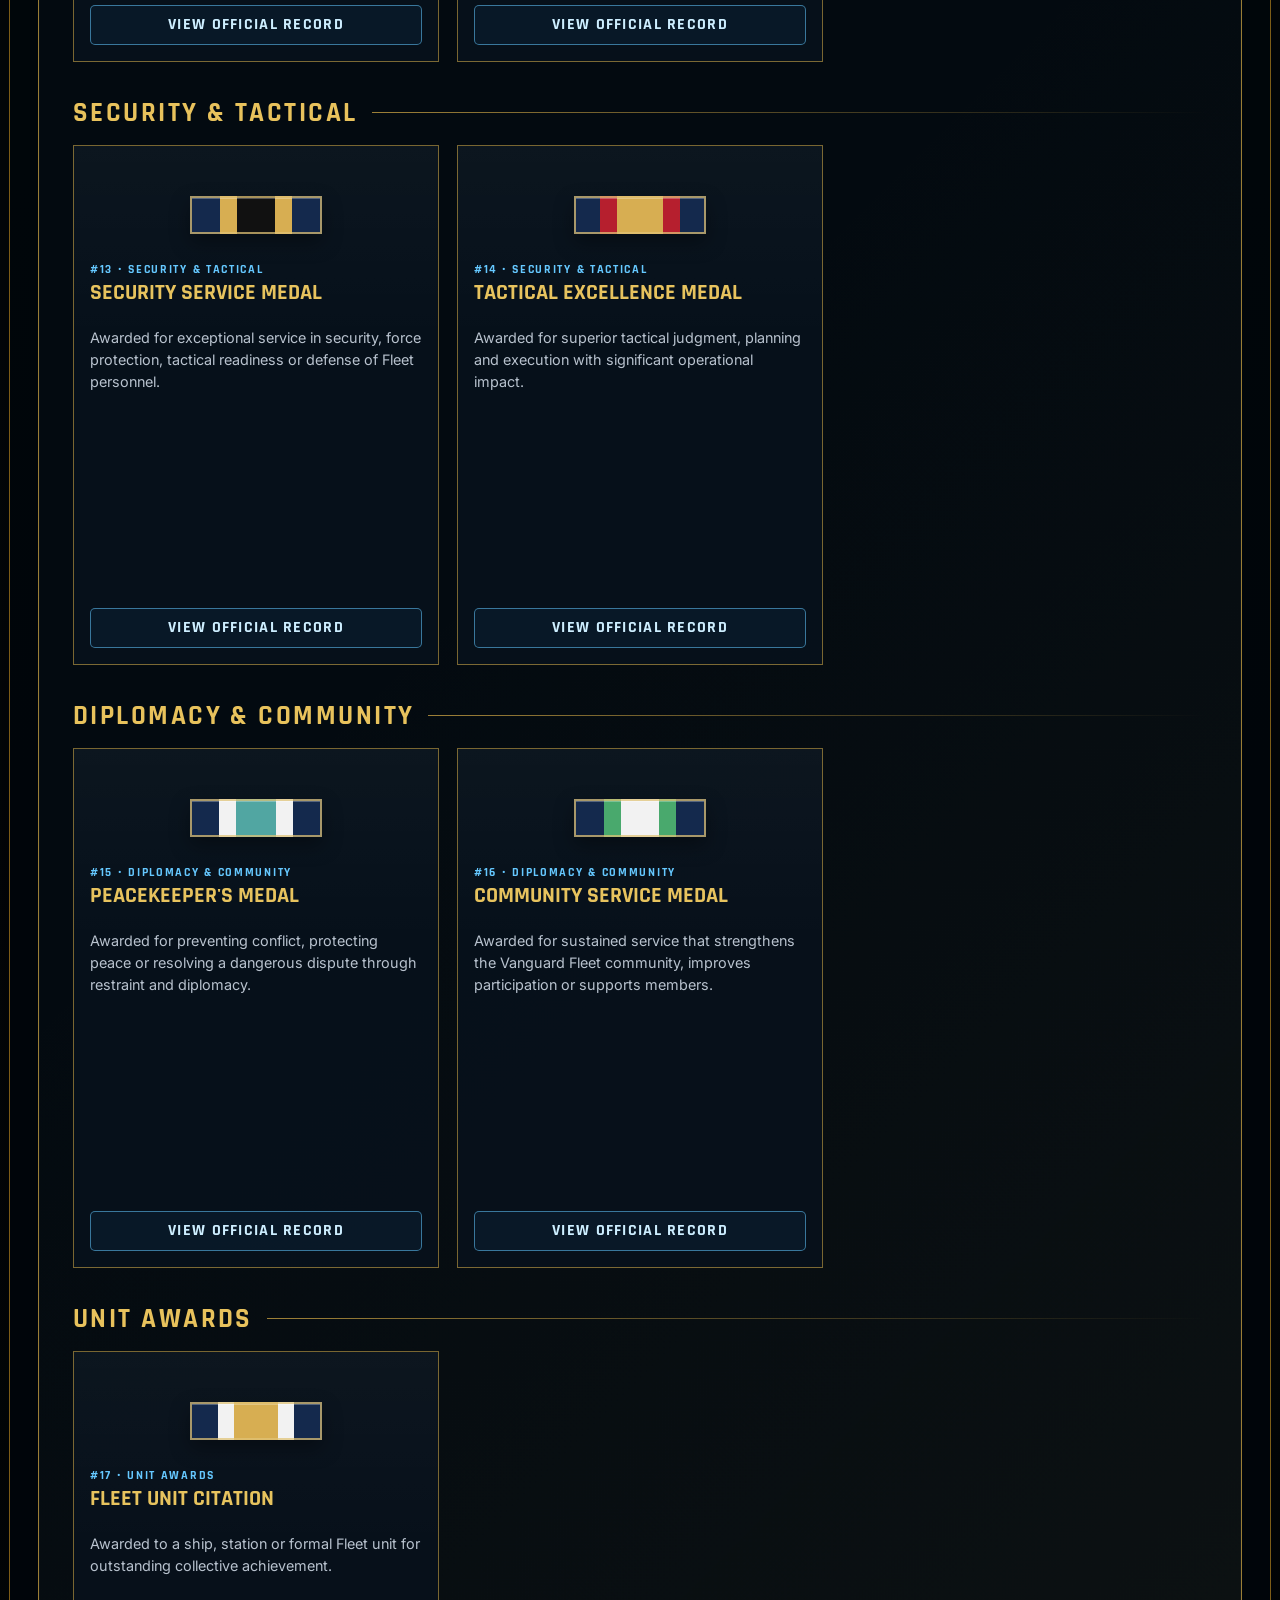
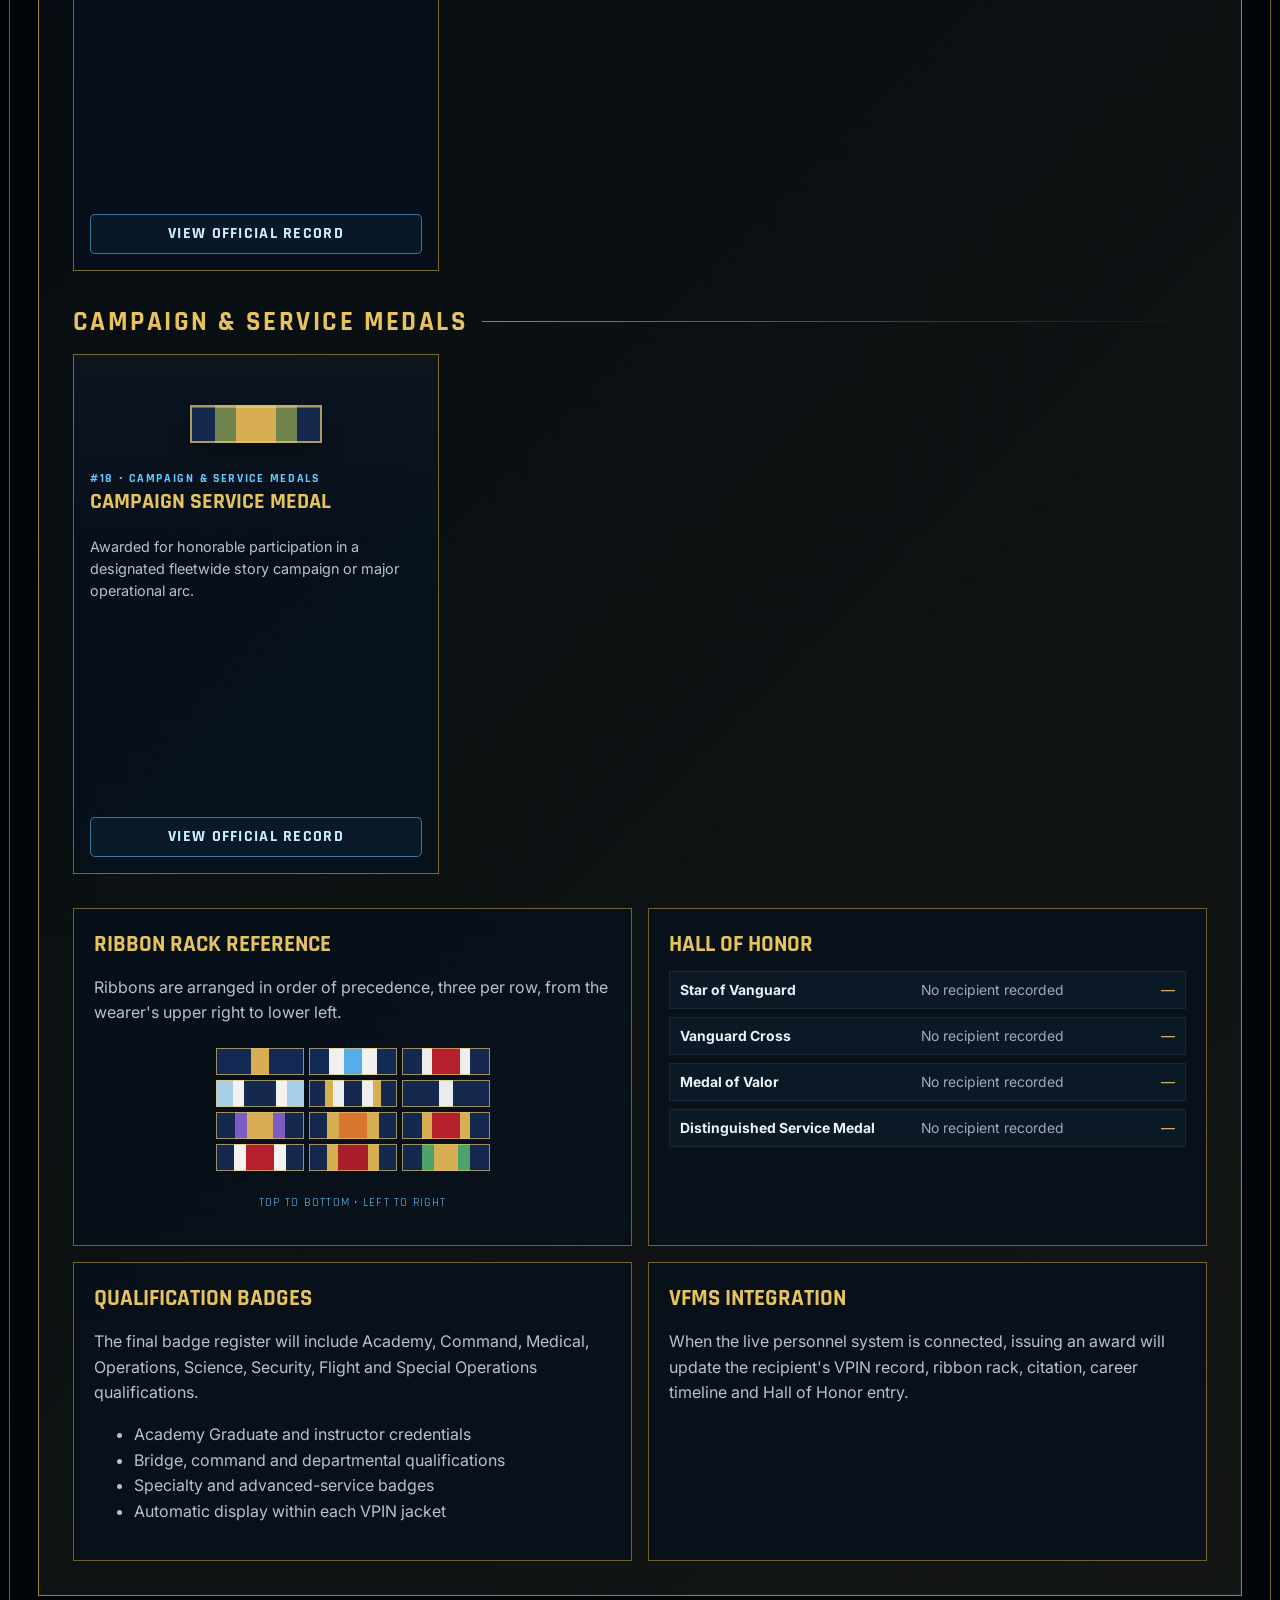
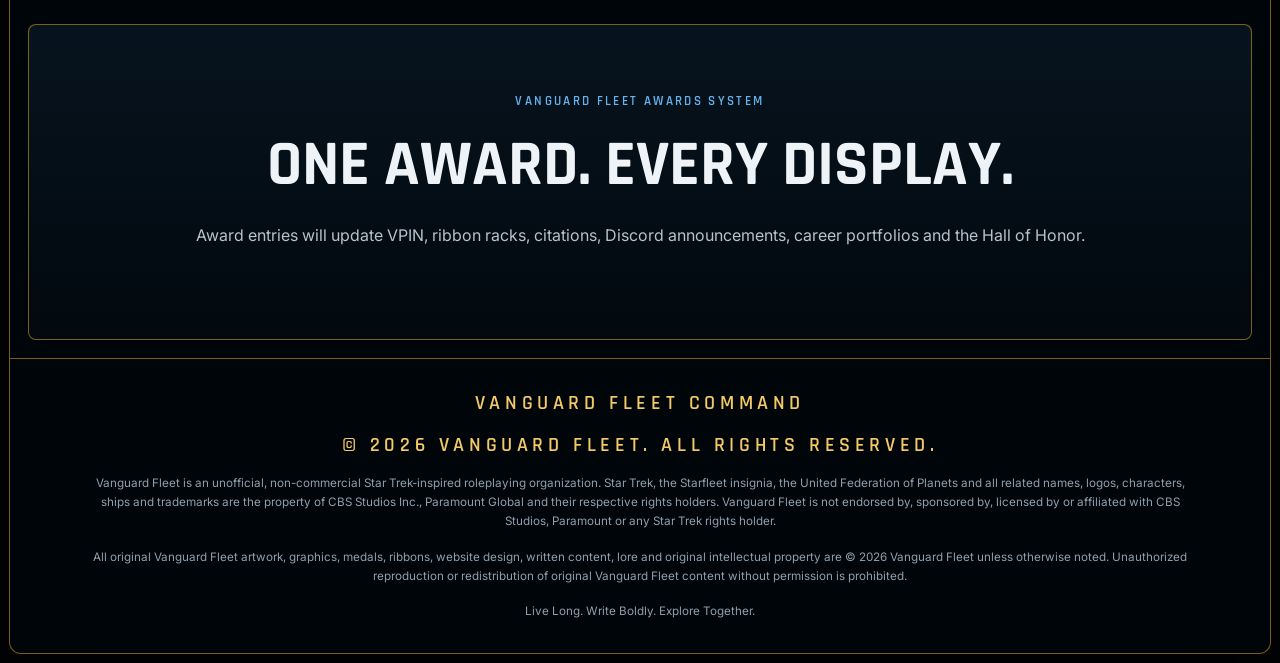
<file: awards.html>
<!doctype html>
<html lang="en">
<head>
  <meta charset="utf-8">
  <meta name="viewport" content="width=device-width, initial-scale=1, viewport-fit=cover">
  <meta name="theme-color" content="#050a10">
  <title>Awards | Vanguard Fleet</title>
  <link rel="manifest" href="manifest.webmanifest">
  <link rel="icon" href="icon-192.png">
  <link rel="preconnect" href="https://fonts.googleapis.com">
  <link rel="preconnect" href="https://fonts.gstatic.com" crossorigin>
  <link href="https://fonts.googleapis.com/css2?family=Inter:wght@400;500;600&family=Rajdhani:wght@500;600;700&display=swap" rel="stylesheet">
  <link rel="stylesheet" href="styles.css">

  <style>
    .awards-register {
      margin: 28px auto 0;
      padding: clamp(18px, 3vw, 34px);
      border: 1px solid rgba(211, 169, 69, .72);
      background:
        linear-gradient(135deg, rgba(31, 68, 105, .18), transparent 44%),
        linear-gradient(315deg, rgba(211, 169, 69, .08), transparent 40%),
        rgba(4, 11, 18, .88);
      box-shadow: inset 0 0 0 1px rgba(255, 255, 255, .025);
    }

    .awards-tools {
      display: grid;
      grid-template-columns: minmax(0, 1fr) minmax(190px, 260px) auto;
      gap: 12px;
      margin: 22px 0 28px;
    }

    .awards-tools input,
    .awards-tools select {
      width: 100%;
      min-height: 46px;
      padding: 10px 13px;
      border: 1px solid rgba(211, 169, 69, .52);
      border-radius: 6px;
      background: rgba(1, 8, 14, .92);
      color: #f3f6f9;
      font: inherit;
    }

    .awards-tools input:focus,
    .awards-tools select:focus {
      outline: none;
      border-color: #65c8ff;
      box-shadow: 0 0 0 3px rgba(101, 200, 255, .12);
    }

    .award-result-count {
      display: grid;
      place-items: center;
      min-width: 128px;
      border: 1px solid rgba(211, 169, 69, .52);
      border-radius: 6px;
      color: #e9c76c;
      font-family: "Rajdhani", sans-serif;
      font-weight: 700;
      letter-spacing: .11em;
      text-transform: uppercase;
      white-space: nowrap;
    }

    .award-category {
      margin-top: 34px;
    }

    .award-category-title {
      display: flex;
      align-items: center;
      gap: 14px;
      margin: 0 0 15px;
      color: #e8c25c;
      font-family: "Rajdhani", sans-serif;
      font-size: clamp(1.2rem, 2.3vw, 1.7rem);
      letter-spacing: .09em;
      text-transform: uppercase;
    }

    .award-category-title::after {
      content: "";
      height: 1px;
      flex: 1;
      background: linear-gradient(90deg, rgba(211, 169, 69, .74), transparent);
    }

    .official-award-grid {
      display: grid;
      grid-template-columns: repeat(3, minmax(0, 1fr));
      gap: 15px;
    }

    .official-award-card {
      display: flex;
      flex-direction: column;
      min-height: 100%;
      padding: 16px;
      border: 1px solid rgba(211, 169, 69, .56);
      background:
        linear-gradient(180deg, rgba(255, 255, 255, .025), transparent 38%),
        rgba(7, 17, 27, .9);
      transition: transform .18s ease, border-color .18s ease, box-shadow .18s ease;
    }

    .official-award-card:hover {
      transform: translateY(-3px);
      border-color: #e0ba54;
      box-shadow: 0 15px 32px rgba(0, 0, 0, .34);
    }

    .official-award-image {
      width: 100%;
      height: 220px;
      object-fit: contain;
      margin-bottom: 10px;
    }

    .ribbon-only {
      width: 132px;
      height: 38px;
      margin: 34px auto 28px;
      border: 2px solid rgba(225, 196, 118, .72);
      box-shadow: inset 0 1px rgba(255,255,255,.28), 0 8px 20px rgba(0,0,0,.35);
    }

    .award-precedence {
      color: #65c8ff;
      font-family: "Rajdhani", sans-serif;
      font-weight: 700;
      letter-spacing: .14em;
      text-transform: uppercase;
      font-size: .76rem;
    }

    .official-award-card h3 {
      margin: 5px 0 8px;
      color: #e7c35e;
      font-family: "Rajdhani", sans-serif;
      font-size: 1.35rem;
      text-transform: uppercase;
      line-height: 1.05;
    }

    .official-award-card p {
      color: #b8c2ce;
      line-height: 1.55;
      font-size: .9rem;
    }

    .award-card-actions {
      margin-top: auto;
      padding-top: 12px;
    }

    .award-detail-button {
      width: 100%;
      min-height: 40px;
      border: 1px solid rgba(101, 200, 255, .54);
      border-radius: 5px;
      background: rgba(25, 88, 128, .13);
      color: #cdeeff;
      font-family: "Rajdhani", sans-serif;
      font-weight: 700;
      letter-spacing: .08em;
      text-transform: uppercase;
    }

    .award-detail-button:hover {
      background: rgba(25, 103, 153, .26);
    }

    .award-empty {
      display: none;
      padding: 34px;
      border: 1px dashed rgba(211, 169, 69, .45);
      color: #aeb9c6;
      text-align: center;
    }

    .awards-reference-grid {
      display: grid;
      grid-template-columns: 1fr 1fr;
      gap: 16px;
      margin-top: 34px;
    }

    .awards-reference-panel {
      padding: 20px;
      border: 1px solid rgba(211, 169, 69, .52);
      background: rgba(7, 17, 27, .88);
    }

    .awards-reference-panel h3 {
      margin: 0 0 12px;
      color: #e7c35e;
      font-family: "Rajdhani", sans-serif;
      font-size: 1.45rem;
      text-transform: uppercase;
    }

    .awards-reference-panel p,
    .awards-reference-panel li {
      color: #b8c2ce;
      line-height: 1.6;
    }

    .ribbon-rack {
      display: grid;
      grid-template-columns: repeat(3, 88px);
      gap: 5px;
      justify-content: center;
      margin: 22px auto;
    }

    .ribbon-rack span {
      height: 27px;
      border: 1px solid rgba(225, 196, 118, .66);
    }

    .honor-list {
      display: grid;
      gap: 8px;
    }

    .honor-record {
      display: grid;
      grid-template-columns: minmax(0, 1fr) minmax(0, 1fr) auto;
      gap: 10px;
      padding: 10px;
      background: rgba(13, 29, 44, .72);
      border: 1px solid rgba(255, 255, 255, .07);
      font-size: .87rem;
    }

    .honor-record strong { color: #eef3f8; }
    .honor-record span { color: #9facbb; }
    .honor-record span:last-child { color: #e7c35e; }

    #award-record-modal {
      width: min(680px, calc(100% - 24px));
      border: 1px solid #d3a945;
      background: #07111b;
      color: #edf3f8;
      padding: 0;
    }

    #award-record-modal::backdrop {
      background: rgba(0, 0, 0, .8);
      backdrop-filter: blur(5px);
    }

    .award-modal-head {
      display: flex;
      justify-content: space-between;
      gap: 14px;
      align-items: flex-start;
      padding: 18px 20px;
      border-bottom: 1px solid rgba(211, 169, 69, .45);
    }

    .award-modal-head h2 {
      margin: 2px 0 0;
      color: #e7c35e;
      font-family: "Rajdhani", sans-serif;
      text-transform: uppercase;
    }

    .award-modal-close {
      min-width: 40px;
      min-height: 40px;
      border: 1px solid rgba(255,255,255,.22);
      border-radius: 5px;
      background: transparent;
      color: white;
      font-size: 1.2rem;
    }

    .award-modal-body {
      padding: 20px;
    }

    .award-modal-layout {
      display: grid;
      grid-template-columns: 180px minmax(0, 1fr);
      gap: 22px;
    }

    .award-modal-layout img {
      width: 100%;
      max-height: 260px;
      object-fit: contain;
    }

    .award-modal-layout dl { margin: 0; }
    .award-modal-layout dt {
      margin-top: 13px;
      color: #65c8ff;
      font-family: "Rajdhani", sans-serif;
      font-weight: 700;
      letter-spacing: .11em;
      text-transform: uppercase;
      font-size: .76rem;
    }
    .award-modal-layout dd {
      margin: 4px 0 0;
      color: #b8c2ce;
      line-height: 1.55;
    }

    @media (max-width: 980px) {
      .official-award-grid { grid-template-columns: repeat(2, minmax(0, 1fr)); }
    }

    @media (max-width: 720px) {
      .awards-tools { grid-template-columns: 1fr; }
      .award-result-count { min-height: 44px; }
      .awards-reference-grid { grid-template-columns: 1fr; }
      .award-modal-layout { grid-template-columns: 1fr; }
      .award-modal-layout img { max-height: 230px; }
    }

    @media (max-width: 520px) {
      .official-award-grid { grid-template-columns: 1fr; }
      .official-award-image { height: 245px; }
      .honor-record { grid-template-columns: 1fr; }
      .ribbon-rack { grid-template-columns: repeat(3, minmax(0, 88px)); }
    }

    /* Mobile awards-page layout correction */
    .exact-awards {
      align-items: stretch;
    }

    .exact-awards .award-card {
      min-width: 0;
      overflow: hidden;
    }

    .exact-awards .award-card > img {
      width: 100%;
      height: 300px;
      padding: 14px;
      object-fit: contain !important;
      object-position: center;
      background: rgba(3, 10, 17, .9);
    }

    .exact-awards .award-card-copy {
      min-width: 0;
    }

    .exact-awards .award-card-copy h3,
    .exact-awards .award-card-copy p {
      overflow-wrap: anywhere;
    }

    @media (max-width: 900px) {
      .exact-awards {
        grid-template-columns: repeat(2, minmax(0, 1fr)) !important;
      }

      .exact-awards .award-card > img {
        height: 280px;
      }
    }

    @media (max-width: 760px) {
      .exact-awards,
      .official-award-grid {
        grid-template-columns: 1fr !important;
      }

      .exact-awards .award-card > img {
        height: min(390px, 72vw);
        padding: 18px;
      }

      .official-award-image {
        height: min(330px, 70vw);
        object-fit: contain;
      }

      .official-award-card {
        min-height: auto;
      }

      .awards-register {
        padding: 16px;
      }
    }

    @media (max-width: 430px) {
      .exact-awards .award-card > img {
        height: 310px;
      }

      .official-award-image {
        height: 280px;
      }

      .award-category-title {
        font-size: 1.12rem;
        white-space: normal;
      }
    }


    /* Desktop and tablet awards layout correction */
    .exact-awards {
      display: grid !important;
      grid-template-columns: repeat(3, minmax(0, 1fr)) !important;
      gap: 20px !important;
      width: min(1280px, calc(100% - 32px));
      margin-left: auto;
      margin-right: auto;
    }

    .exact-awards .award-card {
      min-width: 0;
      overflow: hidden;
    }

    .exact-awards .award-card > img {
      width: 100% !important;
      height: 360px !important;
      padding: 20px !important;
      object-fit: contain !important;
      object-position: center !important;
      background: rgba(3, 10, 17, .92);
    }

    .exact-awards .award-card-copy {
      min-height: 220px;
      padding: 22px !important;
    }

    .official-award-grid {
      grid-template-columns: repeat(3, minmax(0, 1fr)) !important;
      gap: 18px !important;
    }

    .official-award-image {
      height: 280px !important;
      object-fit: contain !important;
      padding: 12px;
    }

    .official-award-card {
      min-height: 520px;
    }

    .awards-register {
      width: min(1320px, 100%);
      margin-left: auto;
      margin-right: auto;
    }

    @media (max-width: 1100px) {
      .exact-awards,
      .official-award-grid {
        grid-template-columns: repeat(2, minmax(0, 1fr)) !important;
      }
    }

    @media (max-width: 760px) {
      .exact-awards,
      .official-award-grid {
        grid-template-columns: 1fr !important;
      }

      .exact-awards .award-card > img {
        height: min(390px, 72vw) !important;
      }

      .exact-awards .award-card-copy {
        min-height: auto;
      }

      .official-award-image {
        height: min(330px, 70vw) !important;
      }

      .official-award-card {
        min-height: auto;
      }
    }

  </style>
</head>

<body>
<div class="site-shell">

<header class="masthead command-header">
  <a class="brand-mark" href="index.html" aria-label="Vanguard Fleet home">
    <img src="vanguard-logo.png" alt="Vanguard Fleet emblem">
  </a>

  <div class="brand-copy">
    <p class="system-label">United Federation of Planets • Starfleet Command</p>
    <h1><span>Vanguard</span><span>Fleet</span></h1>
    <p class="motto">Beyond the Frontier, We Endure.</p>
  </div>

  <section class="access-panel vics-panel">
    <strong class="vics-title">VICS</strong>
    <span class="vics-full-name">Vanguard Integrated<br>Computer System</span>
    <span class="vics-status"><i></i> System Status: Online</span>
    <button class="btn btn-blue vics-button" data-open="login">Enter VICS</button>
    <small>Guest Clearance • Level 0</small>
  </section>
</header>

<nav class="main-nav">
  <button id="nav-toggle" class="nav-toggle" aria-expanded="false">☰ Menu</button>
  <div id="nav-links" class="nav-links">
    <a href="index.html">Home</a>
    <a href="about.html">The Fleet</a>
    <a href="ships.html">Ships</a>
    <a href="academy.html">Academy</a>
    <a href="join.html">Join</a>
    <a href="awards.html" class="active">Awards</a>
    <a href="community.html">Community</a>
    <a href="development.html">Development</a>
  </div>
</nav>

<main>
<section class="page-hero">
  <p class="system-label">Awards & Decorations</p>
  <h2>Earn Your Legacy</h2>
  <p>Recognizing exceptional storytelling, leadership, service and community contribution.</p>
</section>

<section class="award-grid visual-awards exact-awards">
  <article class="award-card">
    <img src="award-star-of-vanguard.png?v=301" alt="Star of Vanguard medal and ribbon">
    <div class="award-card-copy">
      <p class="system-label">Highest Fleet Decoration</p>
      <h3>Star of Vanguard</h3>
      <p>The highest decoration in Vanguard Fleet, awarded for extraordinary heroism and actions that change the course of events.</p>
    </div>
  </article>

  <article class="award-card">
    <img src="award-vanguard-cross.png?v=301" alt="Vanguard Cross medal and ribbon">
    <div class="award-card-copy">
      <p class="system-label">Gallantry and Heroism</p>
      <h3>Vanguard Cross</h3>
      <p>Awarded for exceptional bravery, gallantry and heroic leadership in the face of overwhelming odds.</p>
    </div>
  </article>

  <article class="award-card">
    <img src="award-distinguished-service.png?v=301" alt="Distinguished Service Medal medal and ribbon">
    <div class="award-card-copy">
      <p class="system-label">Exceptional Fleet Service</p>
      <h3>Distinguished Service Medal</h3>
      <p>Awarded for outstanding and dedicated service with significant and lasting contributions to the Fleet.</p>
    </div>
  </article>

  <article class="award-card">
    <img src="award-explorers-star.png?v=301" alt="Explorer's Star medal and ribbon">
    <div class="award-card-copy">
      <p class="system-label">Exploration and First Contact</p>
      <h3>Explorer's Star</h3>
      <p>Awarded for first contact, major discoveries and advancement of known space.</p>
    </div>
  </article>

  <article class="award-card">
    <img src="award-emergency-medical.png?v=301" alt="Emergency Medical Medal medal and ribbon">
    <div class="award-card-copy">
      <p class="system-label">Medical Excellence</p>
      <h3>Emergency Medical Medal</h3>
      <p>Awarded for excellence in emergency response and medical service during critical situations.</p>
    </div>
  </article>

  <article class="award-card">
    <img src="award-innovation-medal.png?v=301" alt="Innovation Medal medal and ribbon">
    <div class="award-card-copy">
      <p class="system-label">Engineering Achievement</p>
      <h3>Innovation Medal</h3>
      <p>Awarded for innovative solutions, creative engineering and meaningful technical breakthroughs.</p>
    </div>
  </article>
</section>

<section class="official-awards-section">
  <div class="section-heading">
    <p class="system-label">Complete Decorations Register</p>
    <h2>Official Awards Board</h2>
    <p>Search the complete order of precedence and open any record for its criteria, eligibility and approval authority.</p>
  </div>

  <div class="awards-register">
    <div class="awards-tools">
      <input id="award-search" type="search" placeholder="Search awards, criteria or category…" aria-label="Search awards">
      <select id="award-filter" aria-label="Filter award category">
        <option value="All">All award categories</option>
      </select>
      <div class="award-result-count" id="award-count">0 Awards</div>
    </div>

    <div id="award-sections"></div>
    <div class="award-empty" id="award-empty">No awards match your search.</div>

    <div class="awards-reference-grid">
      <section class="awards-reference-panel">
        <h3>Ribbon Rack Reference</h3>
        <p>Ribbons are arranged in order of precedence, three per row, from the wearer's upper right to lower left.</p>
        <div class="ribbon-rack" id="ribbon-rack"></div>
        <p style="text-align:center;color:#65c8ff;font-family:Rajdhani,sans-serif;text-transform:uppercase;letter-spacing:.1em;font-size:.78rem;">Top to bottom • left to right</p>
      </section>

      <section class="awards-reference-panel">
        <h3>Hall of Honor</h3>
        <div class="honor-list">
          <div class="honor-record"><strong>Star of Vanguard</strong><span>No recipient recorded</span><span>—</span></div>
          <div class="honor-record"><strong>Vanguard Cross</strong><span>No recipient recorded</span><span>—</span></div>
          <div class="honor-record"><strong>Medal of Valor</strong><span>No recipient recorded</span><span>—</span></div>
          <div class="honor-record"><strong>Distinguished Service Medal</strong><span>No recipient recorded</span><span>—</span></div>
        </div>
      </section>

      <section class="awards-reference-panel">
        <h3>Qualification Badges</h3>
        <p>The final badge register will include Academy, Command, Medical, Operations, Science, Security, Flight and Special Operations qualifications.</p>
        <ul>
          <li>Academy Graduate and instructor credentials</li>
          <li>Bridge, command and departmental qualifications</li>
          <li>Specialty and advanced-service badges</li>
          <li>Automatic display within each VPIN jacket</li>
        </ul>
      </section>

      <section class="awards-reference-panel">
        <h3>VFMS Integration</h3>
        <p>When the live personnel system is connected, issuing an award will update the recipient's VPIN record, ribbon rack, citation, career timeline and Hall of Honor entry.</p>
      </section>
    </div>
  </div>
</section>

<section class="section-block">
  <div class="section-heading">
    <p class="system-label">Vanguard Fleet Awards System</p>
    <h2>One Award. Every Display.</h2>
    <p>Award entries will update VPIN, ribbon racks, citations, Discord announcements, career portfolios and the Hall of Honor.</p>
  </div>
</section>
</main>

<footer>
  <strong>Vanguard Fleet Command</strong>
  <p>Vanguard Fleet is an unofficial, non-commercial Star Trek-inspired roleplaying community. Star Trek and all related marks, logos and characters are owned by their respective rights holders. This fan production is not endorsed by, sponsored by, licensed by or affiliated with CBS Studios Inc., Paramount Pictures Corporation or any Star Trek rights holder.</p>
</footer>
</div>

<dialog id="modal">
  <form method="dialog">
    <button class="modal-x" aria-label="Close">×</button>
    <p class="system-label">VICS Database</p>
    <h2 id="modal-title">System Record</h2>
    <p id="modal-copy">This module is ready for integration.</p>
    <button class="btn btn-blue">Acknowledge</button>
  </form>
</dialog>

<dialog id="award-record-modal">
  <div class="award-modal-head">
    <div>
      <p class="system-label" style="margin:0;">Official Decoration Record</p>
      <h2 id="award-modal-title">Award</h2>
    </div>
    <button class="award-modal-close" id="award-modal-close" aria-label="Close award record">×</button>
  </div>
  <div class="award-modal-body">
    <div class="award-modal-layout">
      <div id="award-modal-visual"></div>
      <dl>
        <dt>Order of precedence</dt>
        <dd id="award-modal-precedence"></dd>
        <dt>Category</dt>
        <dd id="award-modal-category"></dd>
        <dt>Official criteria</dt>
        <dd id="award-modal-criteria"></dd>
        <dt>Eligibility</dt>
        <dd id="award-modal-eligibility"></dd>
        <dt>Approval authority</dt>
        <dd id="award-modal-authority"></dd>
      </dl>
    </div>
  </div>
</dialog>

<script src="app.js"></script>
<script>
(function () {
  const awards = [
    {
      precedence: 1,
      name: "Star of Vanguard",
      category: "Highest Fleet Decorations",
      image: "award-star-of-vanguard.png?v=301",
      ribbon: "linear-gradient(90deg,#122a54 0 40%,#d7ae52 40% 60%,#122a54 60%)",
      criteria: "The highest decoration of Vanguard Fleet, reserved for extraordinary heroism or service whose impact fundamentally changes the course of a mission, campaign or the Fleet itself.",
      eligibility: "Any active member whose conduct meets the highest standard of exceptional heroism or historic fleetwide service.",
      authority: "Vanguard Fleet Command"
    },
    {
      precedence: 2,
      name: "Vanguard Cross",
      category: "Highest Fleet Decorations",
      image: "award-vanguard-cross.png?v=301",
      ribbon: "linear-gradient(90deg,#122a54 0 22%,#f1f1f1 22% 40%,#55aee9 40% 60%,#f1f1f1 60% 78%,#122a54 78%)",
      criteria: "Awarded for exceptional bravery, gallantry and heroic leadership in the face of overwhelming odds.",
      eligibility: "Members who demonstrate conspicuous courage and decisive leadership during an extreme crisis.",
      authority: "Vanguard Fleet Command"
    },
    {
      precedence: 3,
      name: "Medal of Valor",
      category: "Highest Fleet Decorations",
      image: "",
      ribbon: "linear-gradient(90deg,#14294d 0 22%,#eee 22% 34%,#b61f2e 34% 66%,#eee 66% 78%,#14294d 78%)",
      criteria: "Awarded for courageous action involving great personal risk or danger in order to protect others or preserve a mission.",
      eligibility: "Any member whose documented actions demonstrate exceptional valor.",
      authority: "Vanguard Fleet Command"
    },
    {
      precedence: 4,
      name: "Distinguished Service Medal",
      category: "Highest Fleet Decorations",
      image: "award-distinguished-service.png?v=301",
      ribbon: "linear-gradient(90deg,#a9cee8 0 19%,#f2f2f2 19% 31%,#14294d 31% 69%,#f2f2f2 69% 81%,#a9cee8 81%)",
      criteria: "Awarded for outstanding and dedicated service resulting in significant and lasting contributions to Vanguard Fleet.",
      eligibility: "Members with a sustained record of service of exceptionally high merit.",
      authority: "Vanguard Fleet Command"
    },
    {
      precedence: 5,
      name: "Fleet Commendation Medal",
      category: "Fleet Service Awards",
      image: "",
      ribbon: "linear-gradient(90deg,#14294d 0 17%,#d7ae52 17% 27%,#eee 27% 39%,#14294d 39% 61%,#eee 61% 73%,#d7ae52 73% 83%,#14294d 83%)",
      criteria: "Awarded for meritorious performance, exceptional leadership or a contribution worthy of formal fleetwide recognition.",
      eligibility: "Any member whose service clearly exceeds the normal expectations of their billet.",
      authority: "Fleet Command or authorized commanding officer"
    },
    {
      precedence: 6,
      name: "Explorer's Star",
      category: "Exploration & Science",
      image: "award-explorers-star.png?v=301",
      ribbon: "linear-gradient(90deg,#14294d 0 42%,#e9ecef 42% 58%,#14294d 58%)",
      criteria: "Awarded for first contact, major discoveries, stellar surveys or work that substantially advances knowledge of unexplored space.",
      eligibility: "Members participating in an exploration or scientific achievement of exceptional importance.",
      authority: "Fleet Command or Science Command"
    },
    {
      precedence: 7,
      name: "Innovation Medal",
      category: "Engineering & Development",
      image: "award-innovation-medal.png?v=301",
      ribbon: "linear-gradient(90deg,#14294d 0 21%,#7d5bc5 21% 35%,#d7ae52 35% 65%,#7d5bc5 65% 79%,#14294d 79%)",
      criteria: "Awarded for innovative solutions, creative engineering or technical breakthroughs that improve Fleet operations.",
      eligibility: "Members who successfully develop and implement an original improvement with measurable value.",
      authority: "Fleet Command, Development or Chief Engineer"
    },
    {
      precedence: 8,
      name: "Engineering Excellence Medal",
      category: "Engineering & Development",
      image: "award-engineering-excellence.png?v=301",
      ribbon: "linear-gradient(90deg,#14294d 0 20%,#d7ae52 20% 34%,#d8772d 34% 66%,#d7ae52 66% 80%,#14294d 80%)",
      criteria: "Awarded for exceptional engineering skill, technical leadership, damage control or mission-saving improvisation.",
      eligibility: "Engineering personnel or other members whose technical actions materially preserve a vessel, station or mission.",
      authority: "Fleet Command or Chief Engineer"
    },
    {
      precedence: 9,
      name: "Emergency Medical Medal",
      category: "Medical Awards",
      image: "award-emergency-medical.png?v=301",
      ribbon: "linear-gradient(90deg,#14294d 0 22%,#d7ae52 22% 34%,#b61f2e 34% 66%,#d7ae52 66% 78%,#14294d 78%)",
      criteria: "Awarded for excellence in emergency response, trauma care or medical service during a critical incident.",
      eligibility: "Medical personnel or other members who provide extraordinary lifesaving care during an emergency.",
      authority: "Fleet Command or Chief Medical Officer"
    },
    {
      precedence: 10,
      name: "Medical Excellence Medal",
      category: "Medical Awards",
      image: "award-medical-excellence.png?v=301",
      ribbon: "linear-gradient(90deg,#14294d 0 20%,#f2f2f2 20% 34%,#b61f2e 34% 66%,#f2f2f2 66% 80%,#14294d 80%)",
      criteria: "Awarded for distinguished medical service, clinical excellence, compassion or an exceptional contribution to fleet medicine.",
      eligibility: "Members with sustained or singular medical achievement of exceptional merit.",
      authority: "Fleet Command or Chief Medical Officer"
    },
    {
      precedence: 11,
      name: "Command Excellence Medal",
      category: "Command & Leadership",
      image: "",
      ribbon: "linear-gradient(90deg,#14294d 0 20%,#d7ae52 20% 33%,#a71d2c 33% 67%,#d7ae52 67% 80%,#14294d 80%)",
      criteria: "Awarded for superior command performance, stewardship of personnel and successful mission leadership.",
      eligibility: "Commanding officers, executive officers or members serving in formally designated leadership positions.",
      authority: "Vanguard Fleet Command"
    },
    {
      precedence: 12,
      name: "Mentor Medal",
      category: "Command & Leadership",
      image: "",
      ribbon: "linear-gradient(90deg,#14294d 0 22%,#4da36a 22% 36%,#d7ae52 36% 64%,#4da36a 64% 78%,#14294d 78%)",
      criteria: "Awarded for sustained excellence in mentorship, instruction, onboarding and member development.",
      eligibility: "Members with a documented record of helping other members grow and succeed.",
      authority: "Fleet Command or Academy Command"
    },
    {
      precedence: 13,
      name: "Security Service Medal",
      category: "Security & Tactical",
      image: "",
      ribbon: "linear-gradient(90deg,#14294d 0 22%,#d7ae52 22% 35%,#111 35% 65%,#d7ae52 65% 78%,#14294d 78%)",
      criteria: "Awarded for exceptional service in security, force protection, tactical readiness or defense of Fleet personnel.",
      eligibility: "Security personnel or other members whose actions provide exceptional protection to others.",
      authority: "Fleet Command or Chief of Security"
    },
    {
      precedence: 14,
      name: "Tactical Excellence Medal",
      category: "Security & Tactical",
      image: "",
      ribbon: "linear-gradient(90deg,#14294d 0 19%,#b61f2e 19% 32%,#d7ae52 32% 68%,#b61f2e 68% 81%,#14294d 81%)",
      criteria: "Awarded for superior tactical judgment, planning and execution with significant operational impact.",
      eligibility: "Members responsible for an exceptional tactical achievement.",
      authority: "Fleet Command"
    },
    {
      precedence: 15,
      name: "Peacekeeper's Medal",
      category: "Diplomacy & Community",
      image: "",
      ribbon: "linear-gradient(90deg,#14294d 0 21%,#f2f2f2 21% 34%,#51a6a2 34% 66%,#f2f2f2 66% 79%,#14294d 79%)",
      criteria: "Awarded for preventing conflict, protecting peace or resolving a dangerous dispute through restraint and diplomacy.",
      eligibility: "Any member whose actions result in an exceptional peaceful resolution.",
      authority: "Vanguard Fleet Command"
    },
    {
      precedence: 16,
      name: "Community Service Medal",
      category: "Diplomacy & Community",
      image: "",
      ribbon: "linear-gradient(90deg,#14294d 0 22%,#49a96d 22% 35%,#f2f2f2 35% 65%,#49a96d 65% 78%,#14294d 78%)",
      criteria: "Awarded for sustained service that strengthens the Vanguard Fleet community, improves participation or supports members.",
      eligibility: "Any member whose community contribution substantially exceeds ordinary expectations.",
      authority: "Fleet Command or Community Command"
    },
    {
      precedence: 17,
      name: "Fleet Unit Citation",
      category: "Unit Awards",
      image: "",
      ribbon: "linear-gradient(90deg,#14294d 0 20%,#f2f2f2 20% 33%,#d7ae52 33% 67%,#f2f2f2 67% 80%,#14294d 80%)",
      criteria: "Awarded to a ship, station or formal Fleet unit for outstanding collective achievement.",
      eligibility: "All eligible members assigned to the cited unit during the recognized action or period.",
      authority: "Vanguard Fleet Command"
    },
    {
      precedence: 18,
      name: "Campaign Service Medal",
      category: "Campaign & Service Medals",
      image: "",
      ribbon: "linear-gradient(90deg,#14294d 0 18%,#71844e 18% 34%,#d7ae52 34% 66%,#71844e 66% 82%,#14294d 82%)",
      criteria: "Awarded for honorable participation in a designated fleetwide story campaign or major operational arc.",
      eligibility: "Members meeting the published participation standard for the designated campaign.",
      authority: "Fleet Command"
    }
  ];

  const search = document.getElementById("award-search");
  const filter = document.getElementById("award-filter");
  const sections = document.getElementById("award-sections");
  const count = document.getElementById("award-count");
  const empty = document.getElementById("award-empty");
  const modal = document.getElementById("award-record-modal");

  [...new Set(awards.map(a => a.category))].forEach(category => {
    const option = document.createElement("option");
    option.value = category;
    option.textContent = category;
    filter.appendChild(option);
  });

  document.getElementById("ribbon-rack").innerHTML = awards.slice(0, 12)
    .map(a => `<span title="${a.name}" style="background:${a.ribbon}"></span>`)
    .join("");

  function awardVisual(a, modalView) {
    if (a.image) {
      return `<img class="${modalView ? "" : "official-award-image"}" src="${a.image}" alt="${a.name} medal and ribbon">`;
    }
    return `<div class="ribbon-only" style="background:${a.ribbon}" aria-label="${a.name} ribbon"></div>`;
  }

  function card(a) {
    return `
      <article class="official-award-card">
        ${awardVisual(a, false)}
        <div class="award-precedence">#${a.precedence} • ${a.category}</div>
        <h3>${a.name}</h3>
        <p>${a.criteria}</p>
        <div class="award-card-actions">
          <button class="award-detail-button" data-award="${a.precedence}">View Official Record</button>
        </div>
      </article>`;
  }

  function render() {
    const query = search.value.trim().toLowerCase();
    const category = filter.value;

    const results = awards.filter(a => {
      const categoryMatch = category === "All" || a.category === category;
      const queryMatch = !query || [
        a.name, a.category, a.criteria, a.eligibility, a.authority
      ].join(" ").toLowerCase().includes(query);
      return categoryMatch && queryMatch;
    });

    const groups = [...new Set(results.map(a => a.category))];

    sections.innerHTML = groups.map(group => `
      <section class="award-category">
        <h3 class="award-category-title">${group}</h3>
        <div class="official-award-grid">
          ${results.filter(a => a.category === group).map(card).join("")}
        </div>
      </section>
    `).join("");

    count.textContent = `${results.length} Award${results.length === 1 ? "" : "s"}`;
    empty.style.display = results.length ? "none" : "block";

    sections.querySelectorAll("[data-award]").forEach(button => {
      button.addEventListener("click", () => openAward(Number(button.dataset.award)));
    });
  }

  function openAward(precedence) {
    const award = awards.find(a => a.precedence === precedence);
    if (!award) return;

    document.getElementById("award-modal-title").textContent = award.name;
    document.getElementById("award-modal-visual").innerHTML = awardVisual(award, true);
    document.getElementById("award-modal-precedence").textContent = `#${award.precedence}`;
    document.getElementById("award-modal-category").textContent = award.category;
    document.getElementById("award-modal-criteria").textContent = award.criteria;
    document.getElementById("award-modal-eligibility").textContent = award.eligibility;
    document.getElementById("award-modal-authority").textContent = award.authority;
    modal.showModal();
  }

  search.addEventListener("input", render);
  filter.addEventListener("change", render);
  document.getElementById("award-modal-close").addEventListener("click", () => modal.close());

  /* Inline navigation fallback in case app.js is delayed or unavailable. */
  const navToggle = document.getElementById("nav-toggle");
  const navLinks = document.getElementById("nav-links");
  if (navToggle && navLinks) {
    navToggle.addEventListener("click", () => {
      const expanded = navToggle.getAttribute("aria-expanded") === "true";
      navToggle.setAttribute("aria-expanded", String(!expanded));
      navLinks.classList.toggle("open");
    });
  }

  render();
})();
</script>
</body>
</html>
</file>
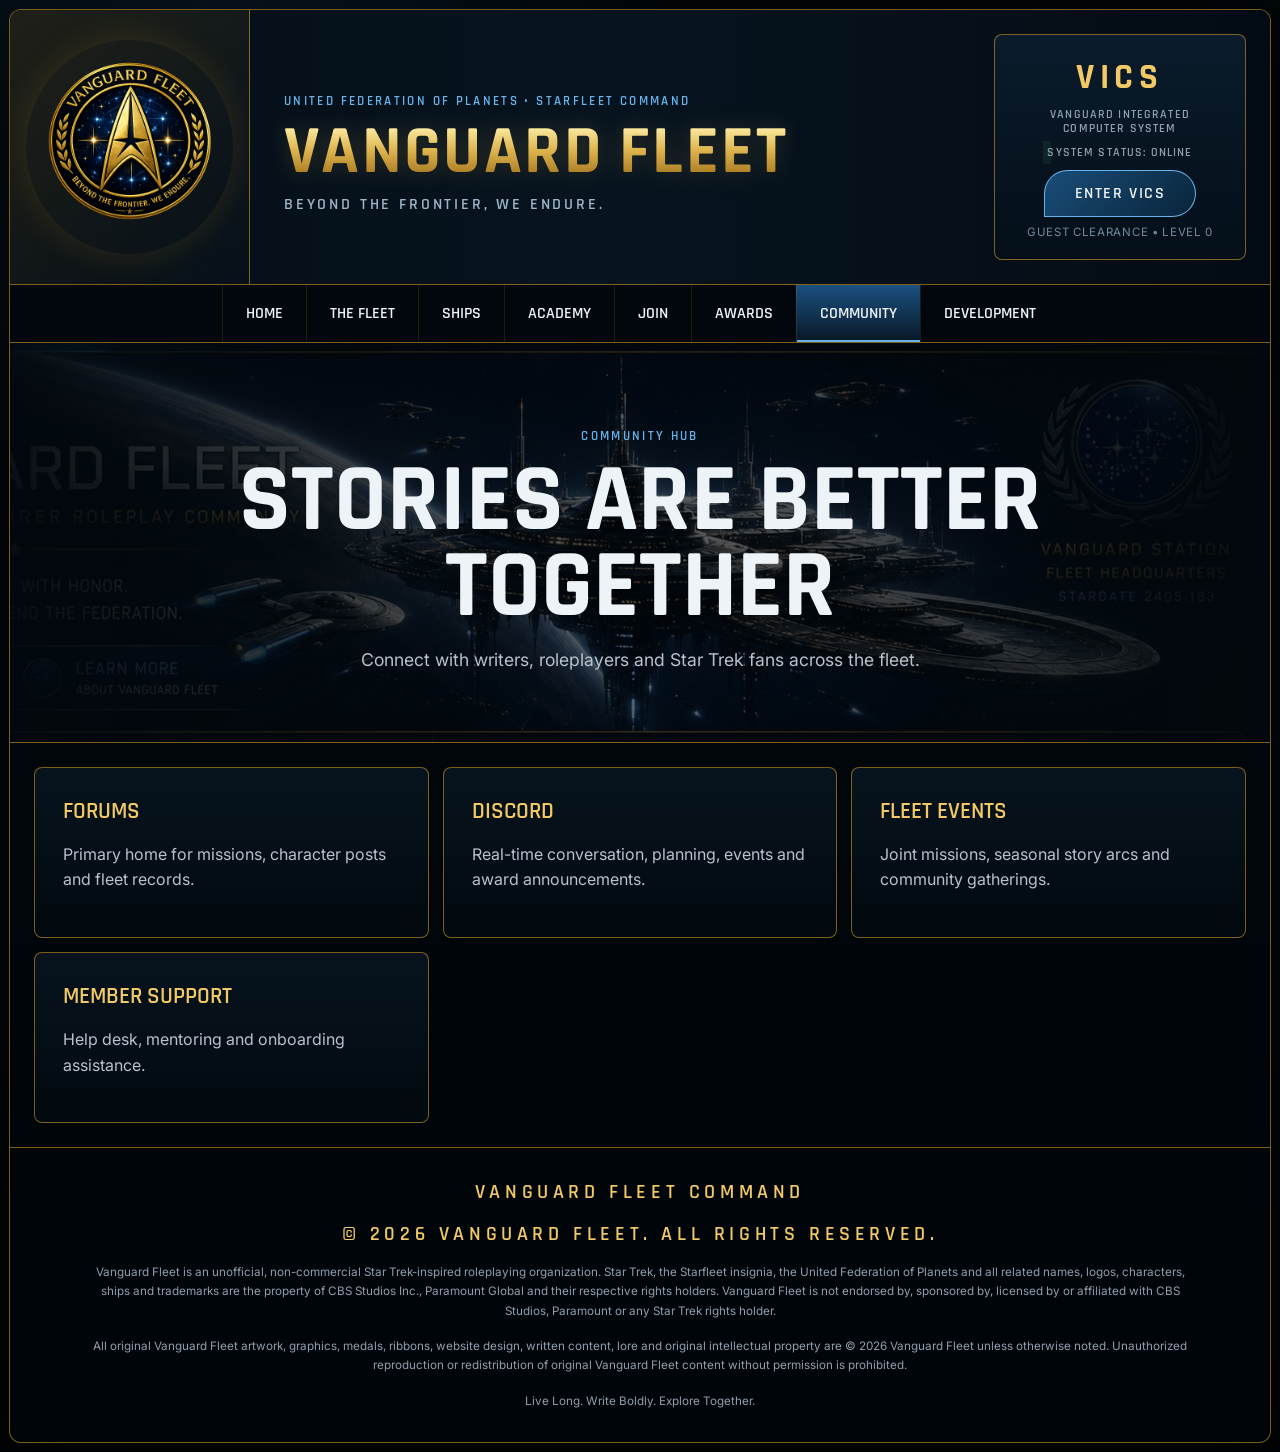
<file: community.html>
<!doctype html>
<html lang="en">
<head>
  <meta charset="utf-8">
  <meta name="viewport" content="width=device-width, initial-scale=1, viewport-fit=cover">
  <meta name="theme-color" content="#050a10">
  <title>Community | Vanguard Fleet</title>
  <link rel="manifest" href="manifest.webmanifest">
  <link rel="icon" href="icon-192.png">
  <link rel="preconnect" href="https://fonts.googleapis.com">
  <link rel="preconnect" href="https://fonts.gstatic.com" crossorigin>
  <link href="https://fonts.googleapis.com/css2?family=Inter:wght@400;500;600&family=Rajdhani:wght@500;600;700&display=swap" rel="stylesheet">
  <link rel="stylesheet" href="styles.css">
</head>
<body>
  <div class="site-shell">
    

<header class="masthead command-header">
  <a class="brand-mark" href="index.html" aria-label="Vanguard Fleet home">
    <img src="vanguard-logo.png" alt="Vanguard Fleet emblem">
  </a>

  <div class="brand-copy">
    <p class="system-label">United Federation of Planets • Starfleet Command</p>
    <h1><span>Vanguard</span><span>Fleet</span></h1>
    <p class="motto">Beyond the Frontier, We Endure.</p>
  </div>

  <section class="access-panel vics-panel">
    <strong class="vics-title">VICS</strong>
    <span class="vics-full-name">Vanguard Integrated<br>Computer System</span>
    <span class="vics-status"><i></i> System Status: Online</span>
    <button class="btn btn-blue vics-button" data-open="login">Enter VICS</button>
    <small>Guest Clearance • Level 0</small>
  </section>
</header>


<nav class="main-nav">
  <button id="nav-toggle" class="nav-toggle" aria-expanded="false">☰ Menu</button>
  <div id="nav-links" class="nav-links">
    <a href="index.html">Home</a>
    <a href="about.html">The Fleet</a>
    <a href="ships.html">Ships</a>
    <a href="academy.html">Academy</a>
    <a href="join.html">Join</a>
    <a href="awards.html">Awards</a>
    <a href="community.html" class="active">Community</a>
    <a href="development.html">Development</a>
  </div>
</nav>


    <main>
<section class="page-hero"><p class="system-label">Community Hub</p><h2>Stories Are Better Together</h2><p>Connect with writers, roleplayers and Star Trek fans across the fleet.</p></section>
<section class="content-grid">
  <article class="content-card"><h3>Forums</h3><p>Primary home for missions, character posts and fleet records.</p></article>
  <article class="content-card"><h3>Discord</h3><p>Real-time conversation, planning, events and award announcements.</p></article>
  <article class="content-card"><h3>Fleet Events</h3><p>Joint missions, seasonal story arcs and community gatherings.</p></article>
  <article class="content-card"><h3>Member Support</h3><p>Help desk, mentoring and onboarding assistance.</p></article>
</section>
</main>
    
<footer>
  <strong>Vanguard Fleet Command</strong>

  <p><strong>© 2026 Vanguard Fleet. All Rights Reserved.</strong></p>

  <p>Vanguard Fleet is an unofficial, non-commercial Star Trek-inspired roleplaying organization. Star Trek, the Starfleet insignia, the United Federation of Planets and all related names, logos, characters, ships and trademarks are the property of CBS Studios Inc., Paramount Global and their respective rights holders. Vanguard Fleet is not endorsed by, sponsored by, licensed by or affiliated with CBS Studios, Paramount or any Star Trek rights holder.</p>

  <p>All original Vanguard Fleet artwork, graphics, medals, ribbons, website design, written content, lore and original intellectual property are © 2026 Vanguard Fleet unless otherwise noted. Unauthorized reproduction or redistribution of original Vanguard Fleet content without permission is prohibited.</p>

  <p class="footer-motto"><strong>Live Long. Write Boldly. Explore Together.</strong></p>
</footer>

  </div>
  
<dialog id="modal">
  <form method="dialog">
    <button class="modal-x" aria-label="Close">×</button>
    <p class="system-label">VICS Database</p>
    <h2 id="modal-title">System Record</h2>
    <p id="modal-copy">This module is ready for integration.</p>
    <button class="btn btn-blue">Acknowledge</button>
  </form>
</dialog>

  <script src="app.js"></script>
</body>
</html>
</file>
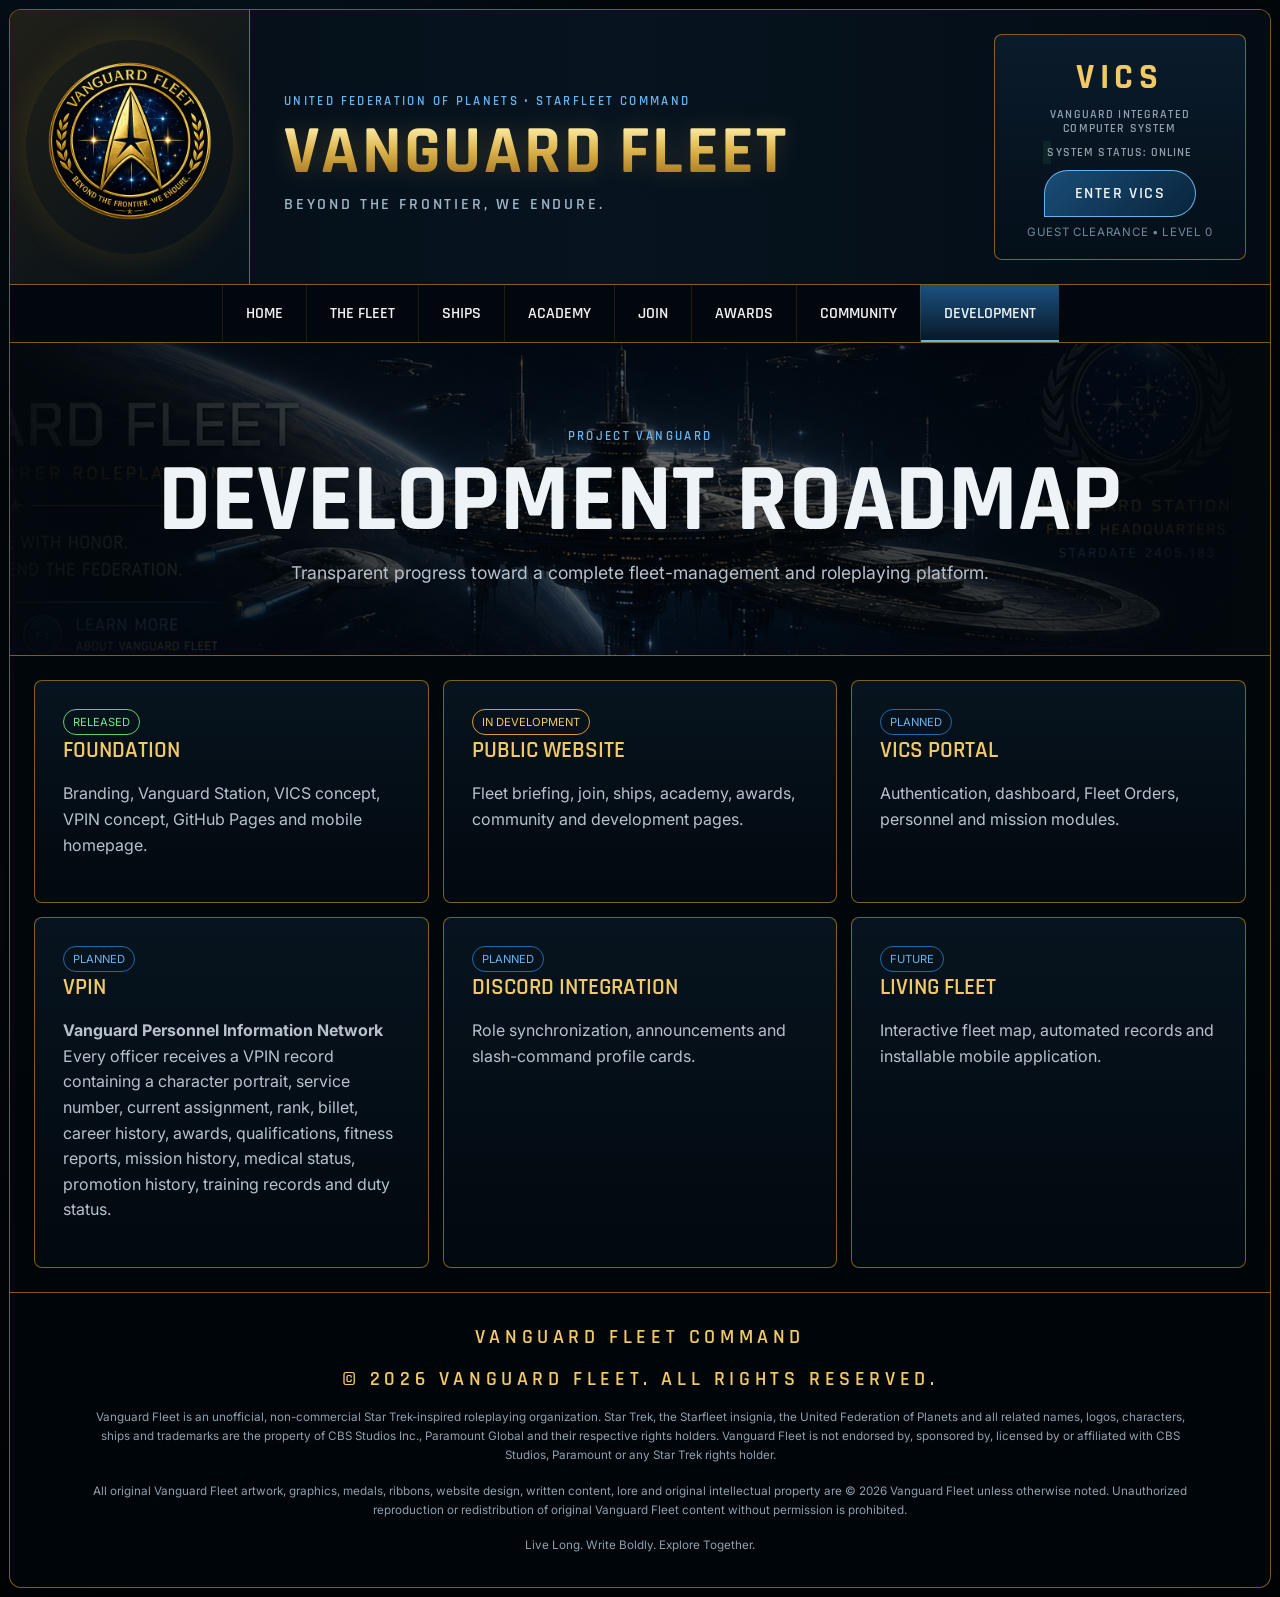
<file: development.html>
<!doctype html>
<html lang="en">
<head>
  <meta charset="utf-8">
  <meta name="viewport" content="width=device-width, initial-scale=1, viewport-fit=cover">
  <meta name="theme-color" content="#050a10">
  <title>Development | Vanguard Fleet</title>
  <link rel="manifest" href="manifest.webmanifest">
  <link rel="icon" href="icon-192.png">
  <link rel="preconnect" href="https://fonts.googleapis.com">
  <link rel="preconnect" href="https://fonts.gstatic.com" crossorigin>
  <link href="https://fonts.googleapis.com/css2?family=Inter:wght@400;500;600&family=Rajdhani:wght@500;600;700&display=swap" rel="stylesheet">
  <link rel="stylesheet" href="styles.css">
</head>
<body>
  <div class="site-shell">
    

<header class="masthead command-header">
  <a class="brand-mark" href="index.html" aria-label="Vanguard Fleet home">
    <img src="vanguard-logo.png" alt="Vanguard Fleet emblem">
  </a>

  <div class="brand-copy">
    <p class="system-label">United Federation of Planets • Starfleet Command</p>
    <h1><span>Vanguard</span><span>Fleet</span></h1>
    <p class="motto">Beyond the Frontier, We Endure.</p>
  </div>

  <section class="access-panel vics-panel">
    <strong class="vics-title">VICS</strong>
    <span class="vics-full-name">Vanguard Integrated<br>Computer System</span>
    <span class="vics-status"><i></i> System Status: Online</span>
    <button class="btn btn-blue vics-button" data-open="login">Enter VICS</button>
    <small>Guest Clearance • Level 0</small>
  </section>
</header>


<nav class="main-nav">
  <button id="nav-toggle" class="nav-toggle" aria-expanded="false">☰ Menu</button>
  <div id="nav-links" class="nav-links">
    <a href="index.html">Home</a>
    <a href="about.html">The Fleet</a>
    <a href="ships.html">Ships</a>
    <a href="academy.html">Academy</a>
    <a href="join.html">Join</a>
    <a href="awards.html">Awards</a>
    <a href="community.html">Community</a>
    <a href="development.html" class="active">Development</a>
  </div>
</nav>


    <main>
<section class="page-hero"><p class="system-label">Project Vanguard</p><h2>Development Roadmap</h2><p>Transparent progress toward a complete fleet-management and roleplaying platform.</p></section>
<section class="roadmap">
  <article><span class="complete">Released</span><h3>Foundation</h3><p>Branding, Vanguard Station, VICS concept, VPIN concept, GitHub Pages and mobile homepage.</p></article>
  <article><span class="active-status">In Development</span><h3>Public Website</h3><p>Fleet briefing, join, ships, academy, awards, community and development pages.</p></article>
  <article><span>Planned</span><h3>VICS Portal</h3><p>Authentication, dashboard, Fleet Orders, personnel and mission modules.</p></article>
  <article><span>Planned</span><h3>VPIN</h3><p>Persistent character records, service histories, awards and career portfolios.</p></article>
  <article><span>Planned</span><h3>Discord Integration</h3><p>Role synchronization, announcements and slash-command profile cards.</p></article>
  <article><span>Future</span><h3>Living Fleet</h3><p>Interactive fleet map, automated records and installable mobile application.</p></article>
</section>
</main>
    
<footer>
  <strong>Vanguard Fleet Command</strong>

  <p><strong>© 2026 Vanguard Fleet. All Rights Reserved.</strong></p>

  <p>Vanguard Fleet is an unofficial, non-commercial Star Trek-inspired roleplaying organization. Star Trek, the Starfleet insignia, the United Federation of Planets and all related names, logos, characters, ships and trademarks are the property of CBS Studios Inc., Paramount Global and their respective rights holders. Vanguard Fleet is not endorsed by, sponsored by, licensed by or affiliated with CBS Studios, Paramount or any Star Trek rights holder.</p>

  <p>All original Vanguard Fleet artwork, graphics, medals, ribbons, website design, written content, lore and original intellectual property are © 2026 Vanguard Fleet unless otherwise noted. Unauthorized reproduction or redistribution of original Vanguard Fleet content without permission is prohibited.</p>

  <p class="footer-motto"><strong>Live Long. Write Boldly. Explore Together.</strong></p>
</footer>

  </div>
  
<dialog id="modal">
  <form method="dialog">
    <button class="modal-x" aria-label="Close">×</button>
    <p class="system-label">VICS Database</p>
    <h2 id="modal-title">System Record</h2>
    <p id="modal-copy">This module is ready for integration.</p>
    <button class="btn btn-blue">Acknowledge</button>
  </form>
</dialog>

  <script src="app.js"></script>
</body>
</html>
</file>
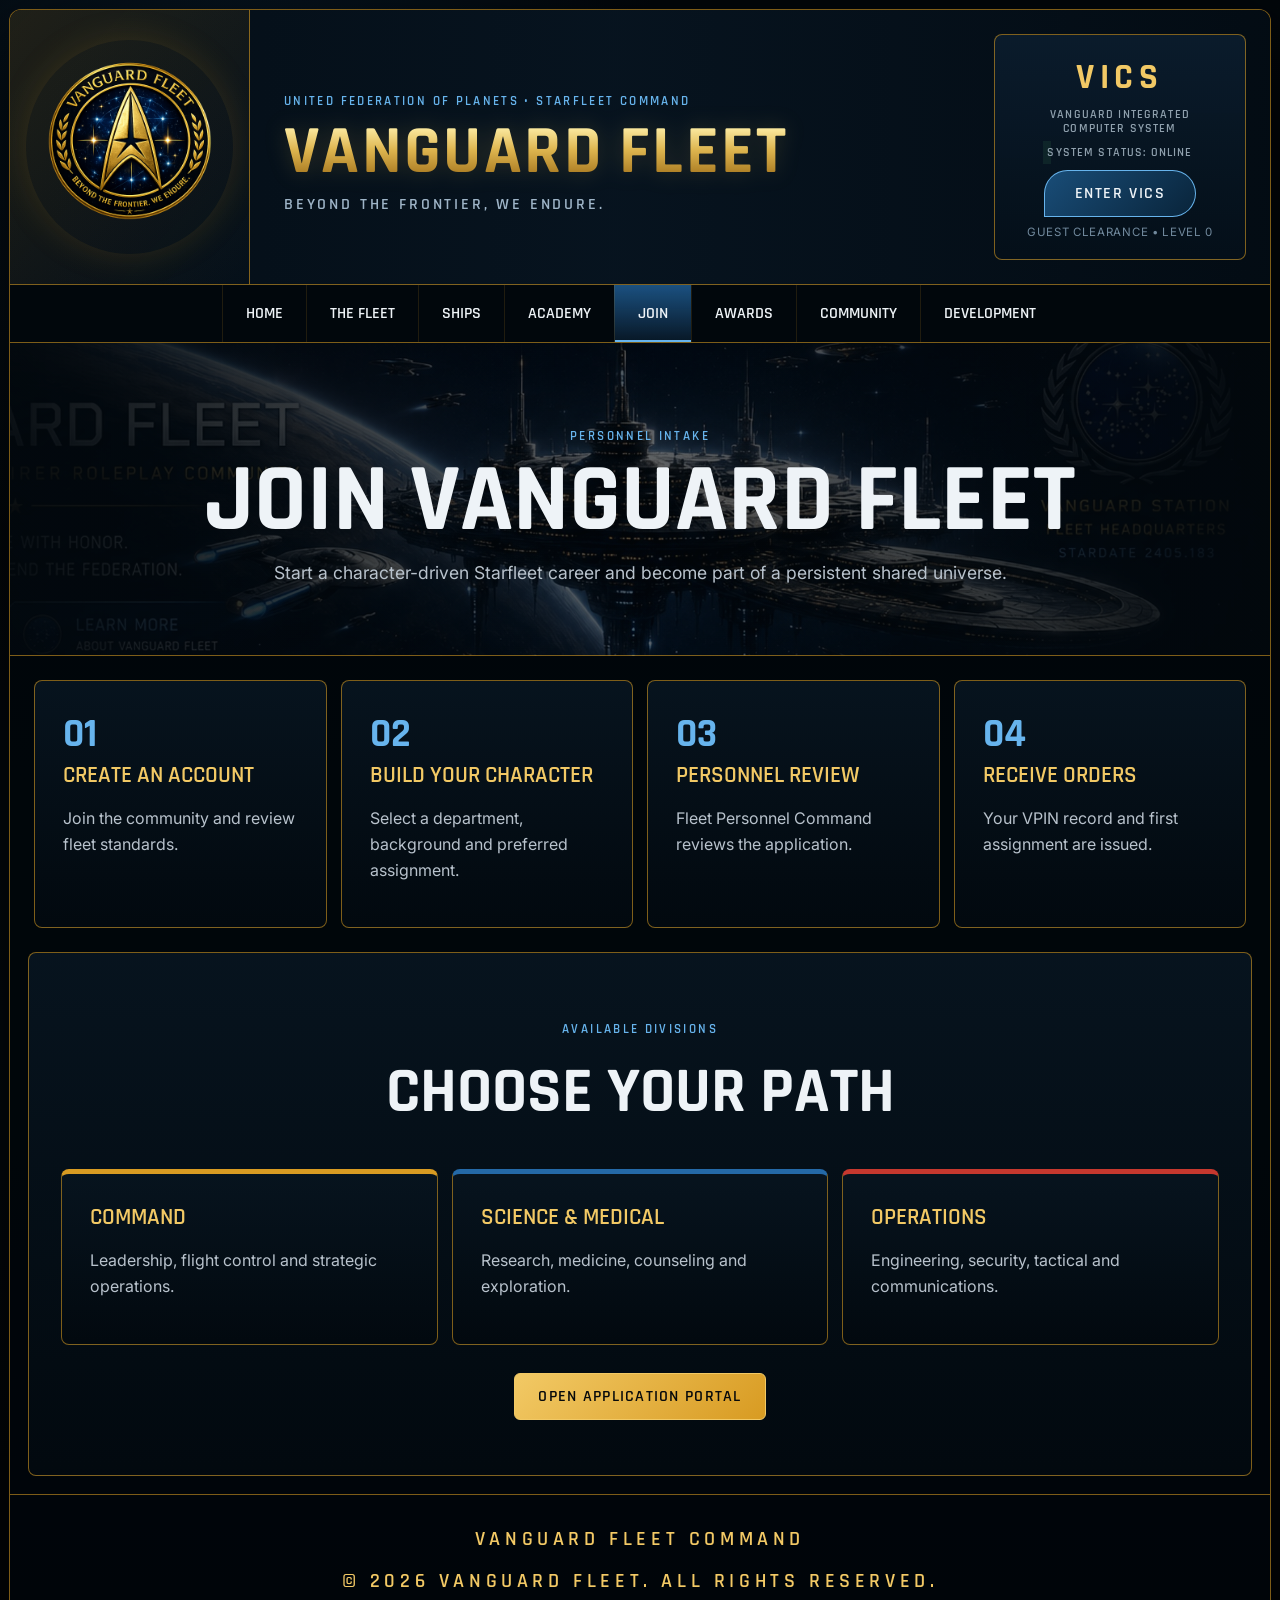
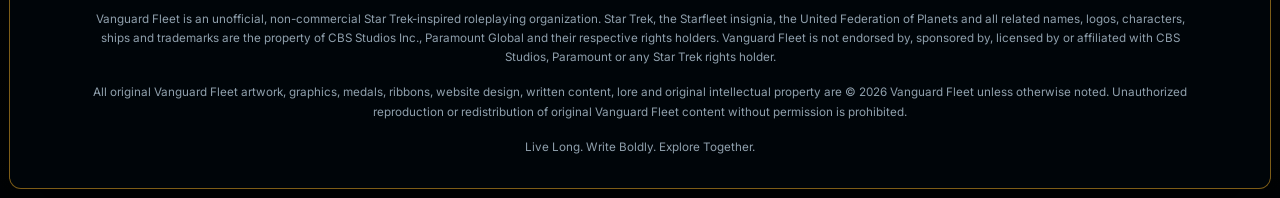
<file: join.html>
<!doctype html>
<html lang="en">
<head>
  <meta charset="utf-8">
  <meta name="viewport" content="width=device-width, initial-scale=1, viewport-fit=cover">
  <meta name="theme-color" content="#050a10">
  <title>Join | Vanguard Fleet</title>
  <link rel="manifest" href="manifest.webmanifest">
  <link rel="icon" href="icon-192.png">
  <link rel="preconnect" href="https://fonts.googleapis.com">
  <link rel="preconnect" href="https://fonts.gstatic.com" crossorigin>
  <link href="https://fonts.googleapis.com/css2?family=Inter:wght@400;500;600&family=Rajdhani:wght@500;600;700&display=swap" rel="stylesheet">
  <link rel="stylesheet" href="styles.css">
</head>
<body>
  <div class="site-shell">
    

<header class="masthead command-header">
  <a class="brand-mark" href="index.html" aria-label="Vanguard Fleet home">
    <img src="vanguard-logo.png" alt="Vanguard Fleet emblem">
  </a>

  <div class="brand-copy">
    <p class="system-label">United Federation of Planets • Starfleet Command</p>
    <h1><span>Vanguard</span><span>Fleet</span></h1>
    <p class="motto">Beyond the Frontier, We Endure.</p>
  </div>

  <section class="access-panel vics-panel">
    <strong class="vics-title">VICS</strong>
    <span class="vics-full-name">Vanguard Integrated<br>Computer System</span>
    <span class="vics-status"><i></i> System Status: Online</span>
    <button class="btn btn-blue vics-button" data-open="login">Enter VICS</button>
    <small>Guest Clearance • Level 0</small>
  </section>
</header>


<nav class="main-nav">
  <button id="nav-toggle" class="nav-toggle" aria-expanded="false">☰ Menu</button>
  <div id="nav-links" class="nav-links">
    <a href="index.html">Home</a>
    <a href="about.html">The Fleet</a>
    <a href="ships.html">Ships</a>
    <a href="academy.html">Academy</a>
    <a href="join.html" class="active">Join</a>
    <a href="awards.html">Awards</a>
    <a href="community.html">Community</a>
    <a href="development.html">Development</a>
  </div>
</nav>


    <main>
<section class="page-hero"><p class="system-label">Personnel Intake</p><h2>Join Vanguard Fleet</h2><p>Start a character-driven Starfleet career and become part of a persistent shared universe.</p></section>
<section class="steps">
  <article><span>01</span><h3>Create an account</h3><p>Join the community and review fleet standards.</p></article>
  <article><span>02</span><h3>Build your character</h3><p>Select a department, background and preferred assignment.</p></article>
  <article><span>03</span><h3>Personnel review</h3><p>Fleet Personnel Command reviews the application.</p></article>
  <article><span>04</span><h3>Receive orders</h3><p>Your VPIN record and first assignment are issued.</p></article>
</section>
<section class="section-block">
  <div class="section-heading"><p class="system-label">Available Divisions</p><h2>Choose Your Path</h2></div>
  <div class="division-grid">
    <article class="division command"><h3>Command</h3><p>Leadership, flight control and strategic operations.</p></article>
    <article class="division science"><h3>Science & Medical</h3><p>Research, medicine, counseling and exploration.</p></article>
    <article class="division operations"><h3>Operations</h3><p>Engineering, security, tactical and communications.</p></article>
  </div>
  <div class="center"><button class="btn btn-gold" data-open="application">Open Application Portal</button></div>
</section>
</main>
    
<footer>
  <strong>Vanguard Fleet Command</strong>

  <p><strong>© 2026 Vanguard Fleet. All Rights Reserved.</strong></p>

  <p>Vanguard Fleet is an unofficial, non-commercial Star Trek-inspired roleplaying organization. Star Trek, the Starfleet insignia, the United Federation of Planets and all related names, logos, characters, ships and trademarks are the property of CBS Studios Inc., Paramount Global and their respective rights holders. Vanguard Fleet is not endorsed by, sponsored by, licensed by or affiliated with CBS Studios, Paramount or any Star Trek rights holder.</p>

  <p>All original Vanguard Fleet artwork, graphics, medals, ribbons, website design, written content, lore and original intellectual property are © 2026 Vanguard Fleet unless otherwise noted. Unauthorized reproduction or redistribution of original Vanguard Fleet content without permission is prohibited.</p>

  <p class="footer-motto"><strong>Live Long. Write Boldly. Explore Together.</strong></p>
</footer>

  </div>
  
<dialog id="modal">
  <form method="dialog">
    <button class="modal-x" aria-label="Close">×</button>
    <p class="system-label">VICS Database</p>
    <h2 id="modal-title">System Record</h2>
    <p id="modal-copy">This module is ready for integration.</p>
    <button class="btn btn-blue">Acknowledge</button>
  </form>
</dialog>

  <script src="app.js"></script>
</body>
</html>
</file>
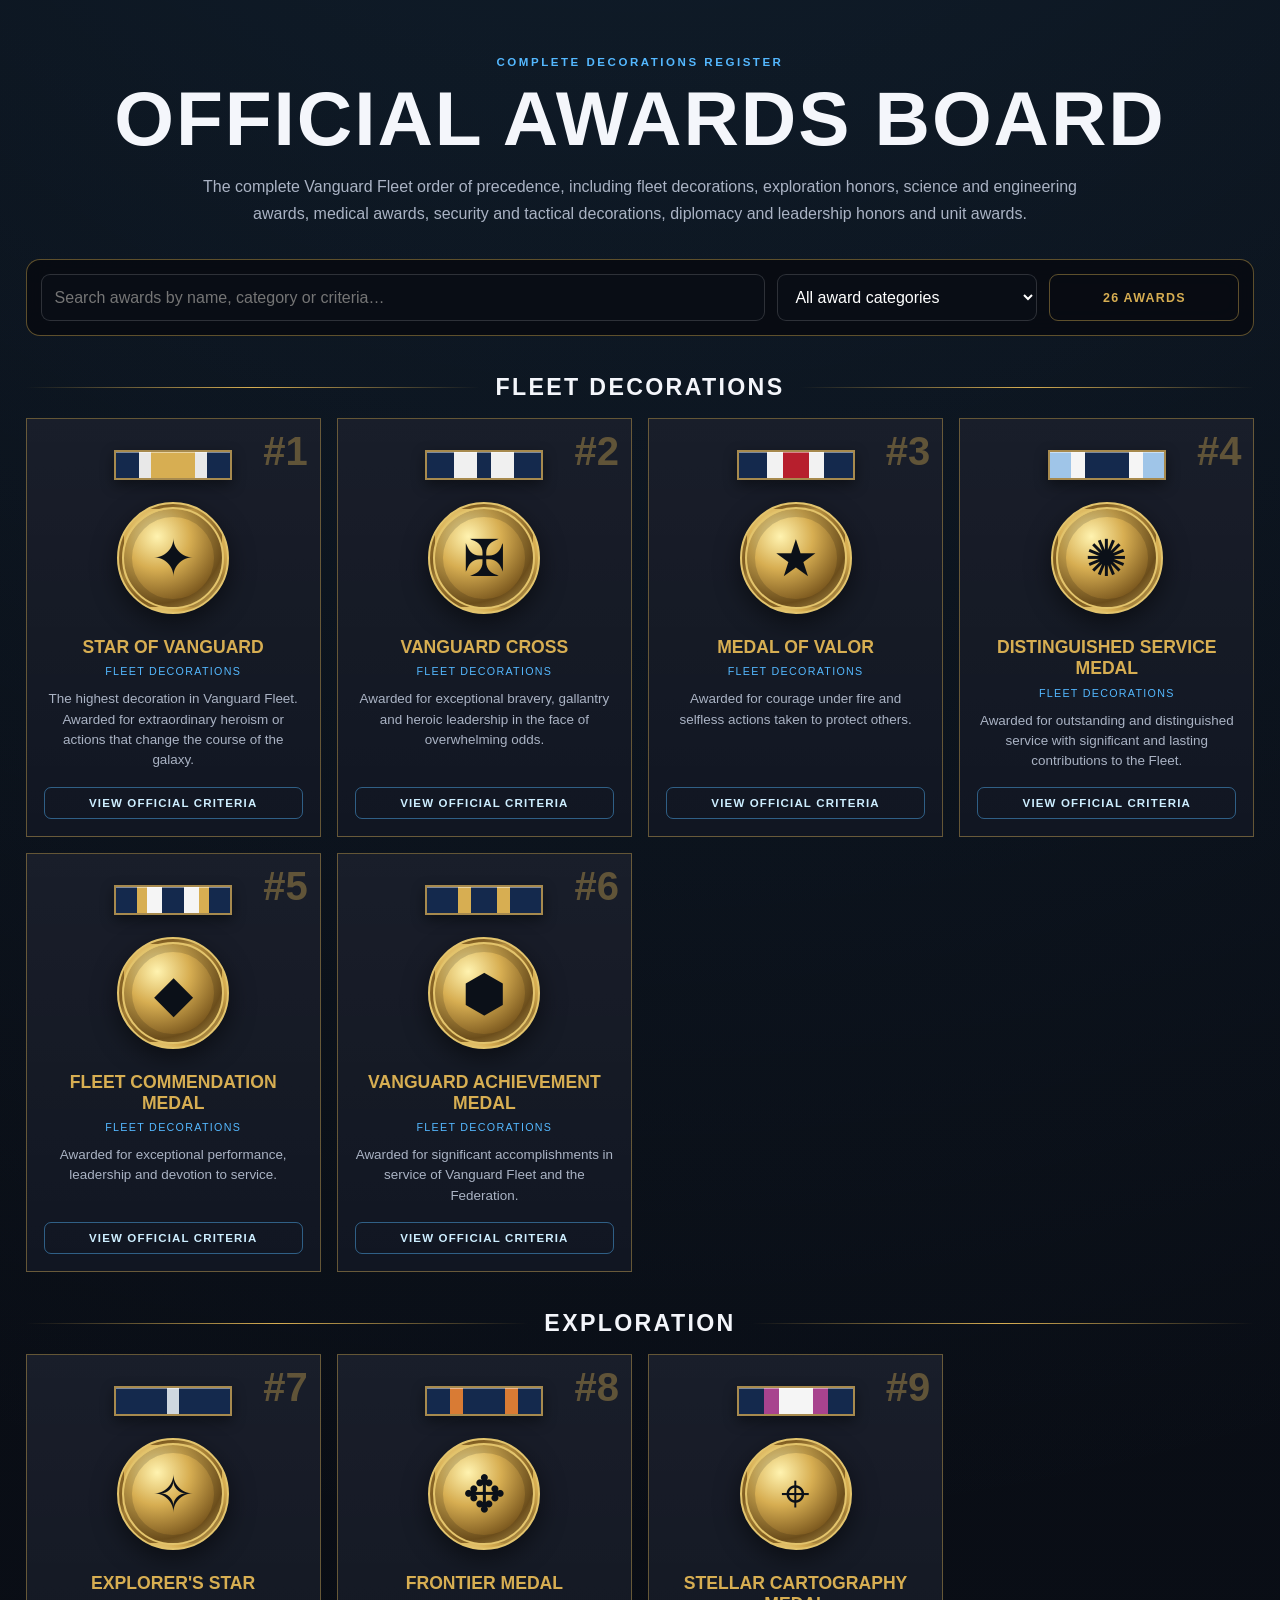
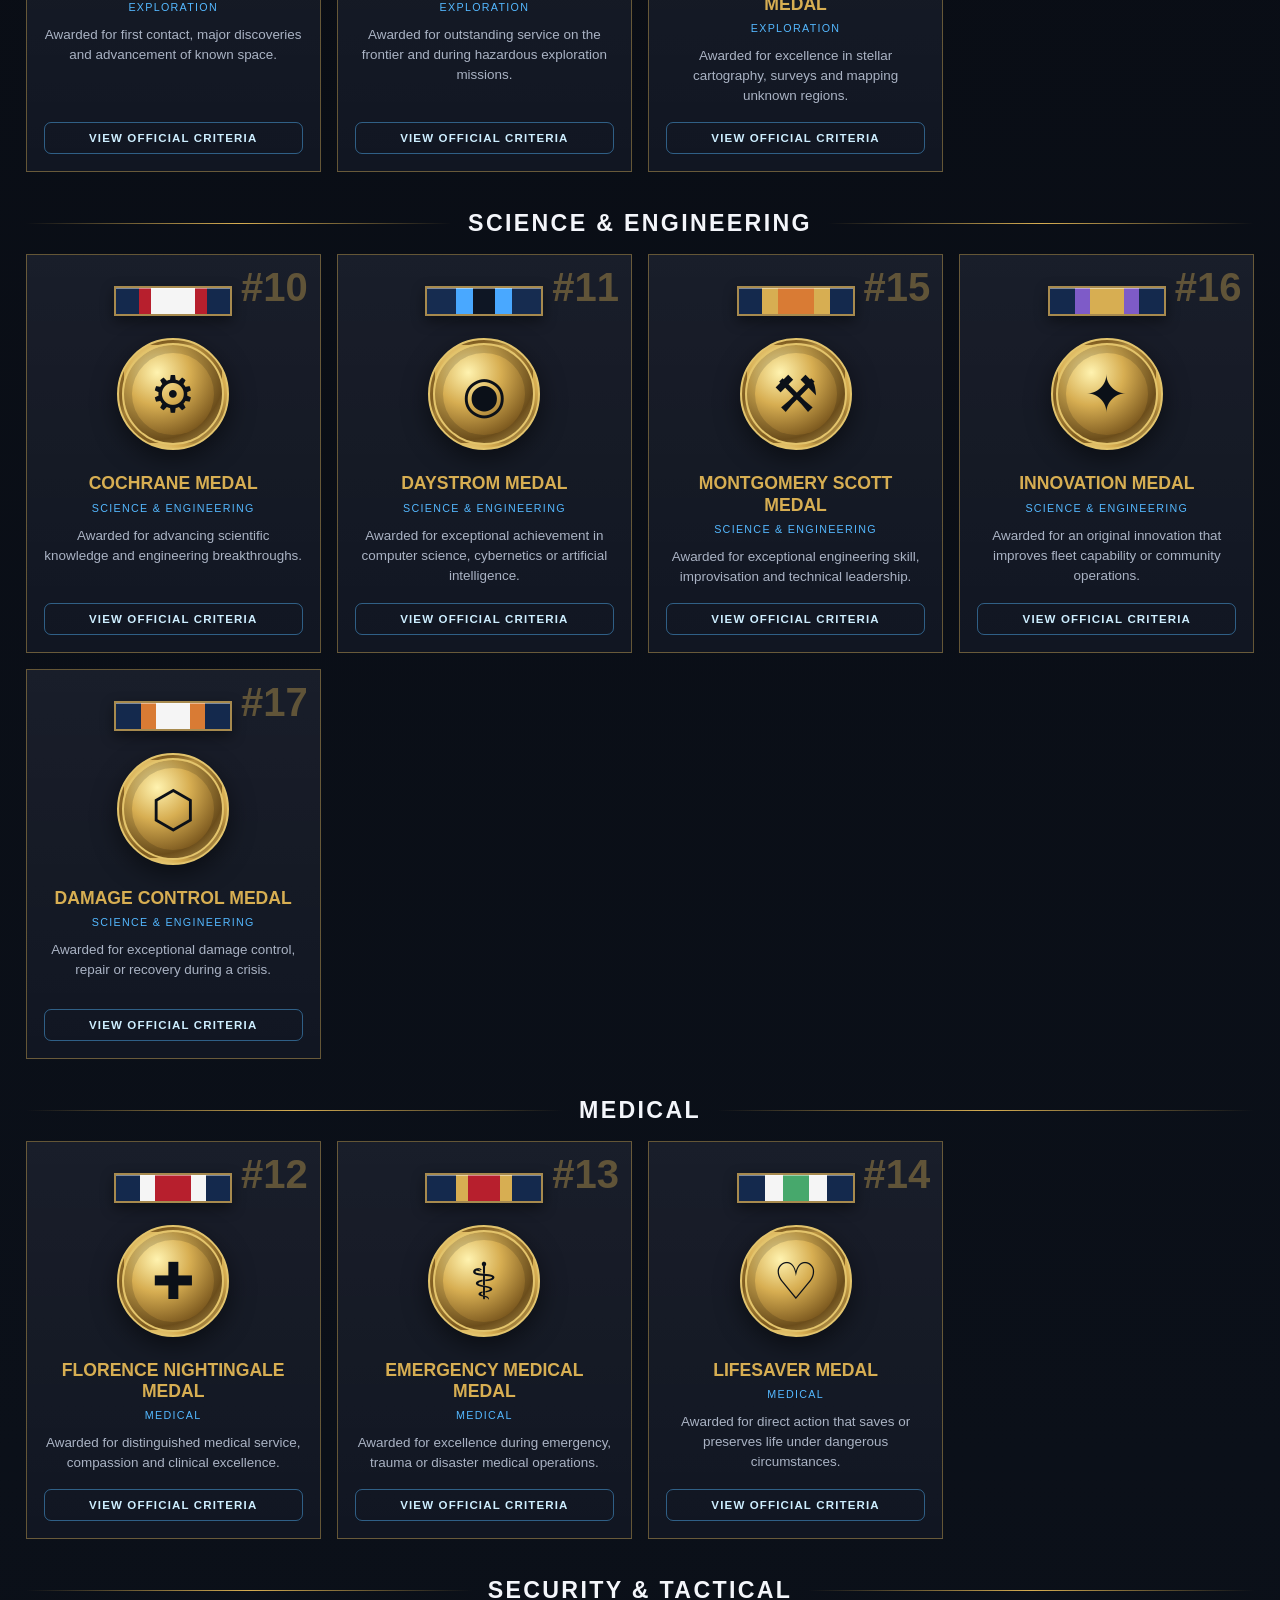
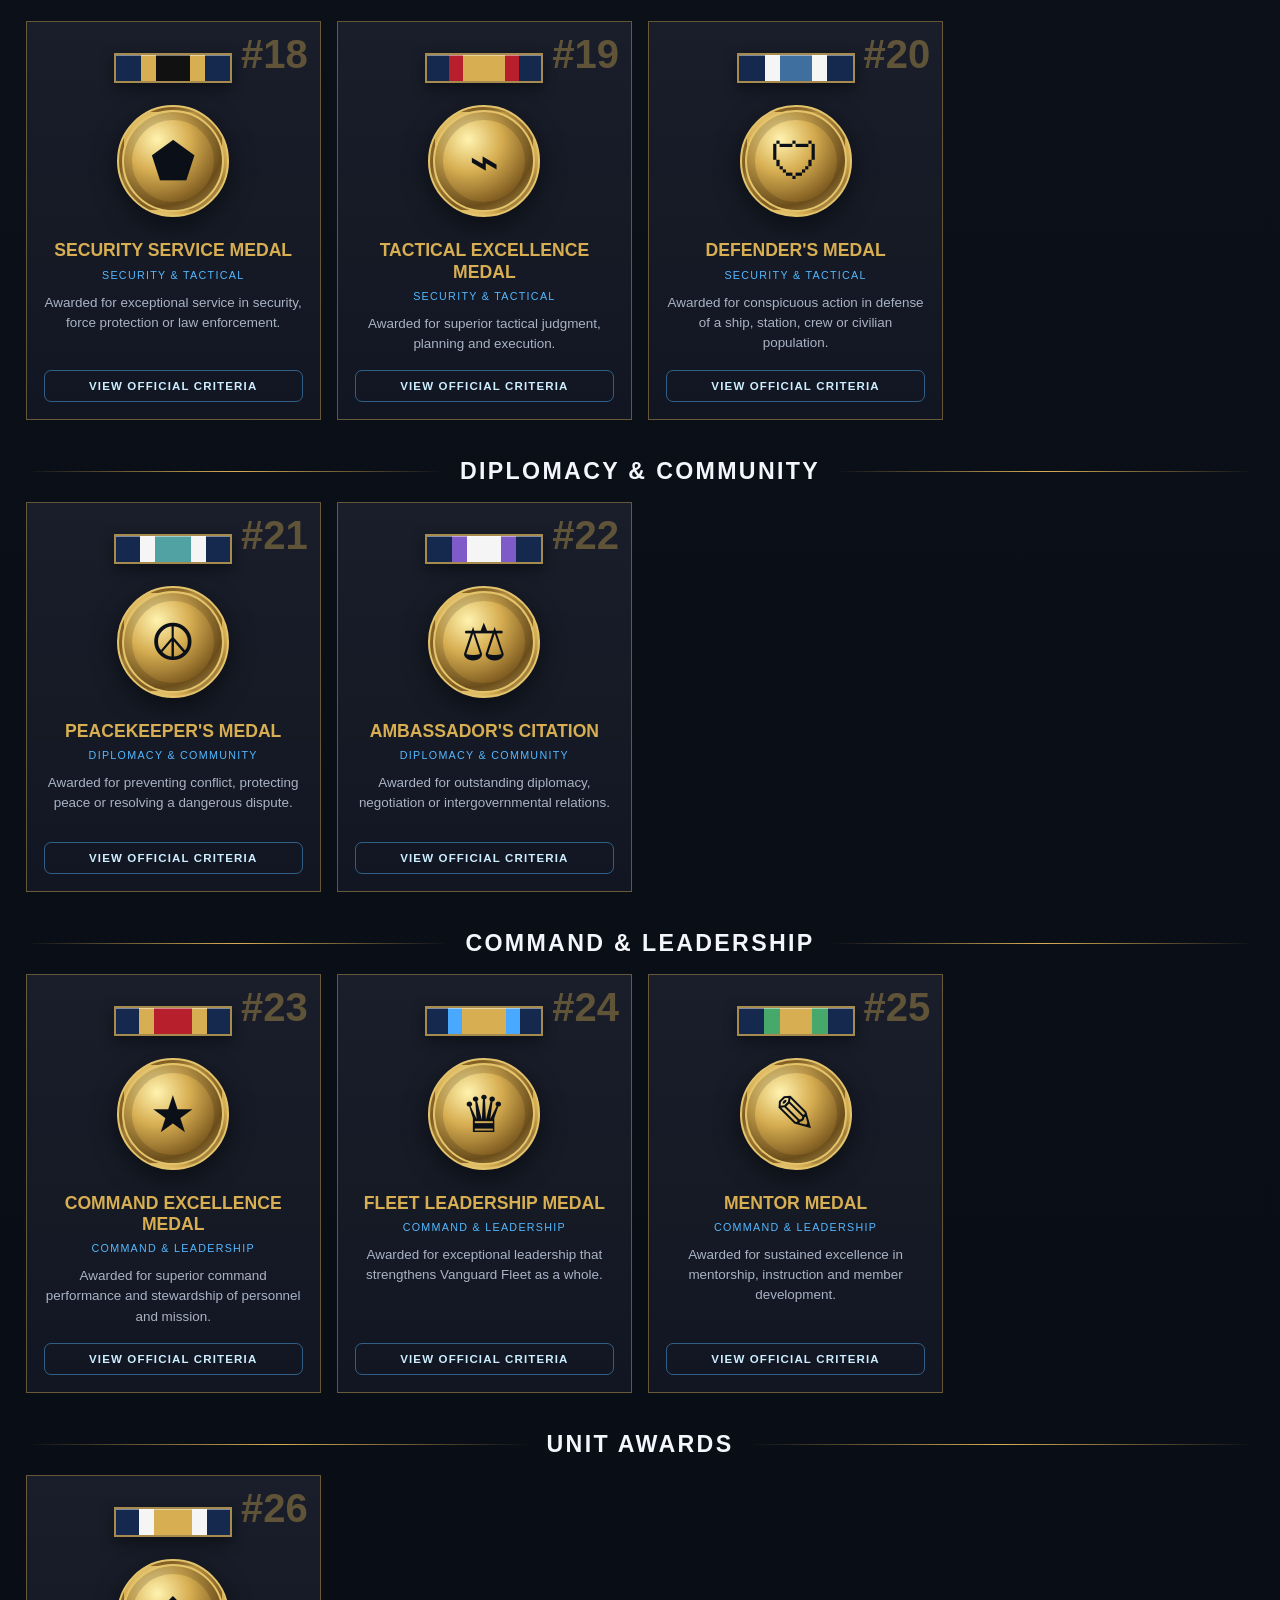
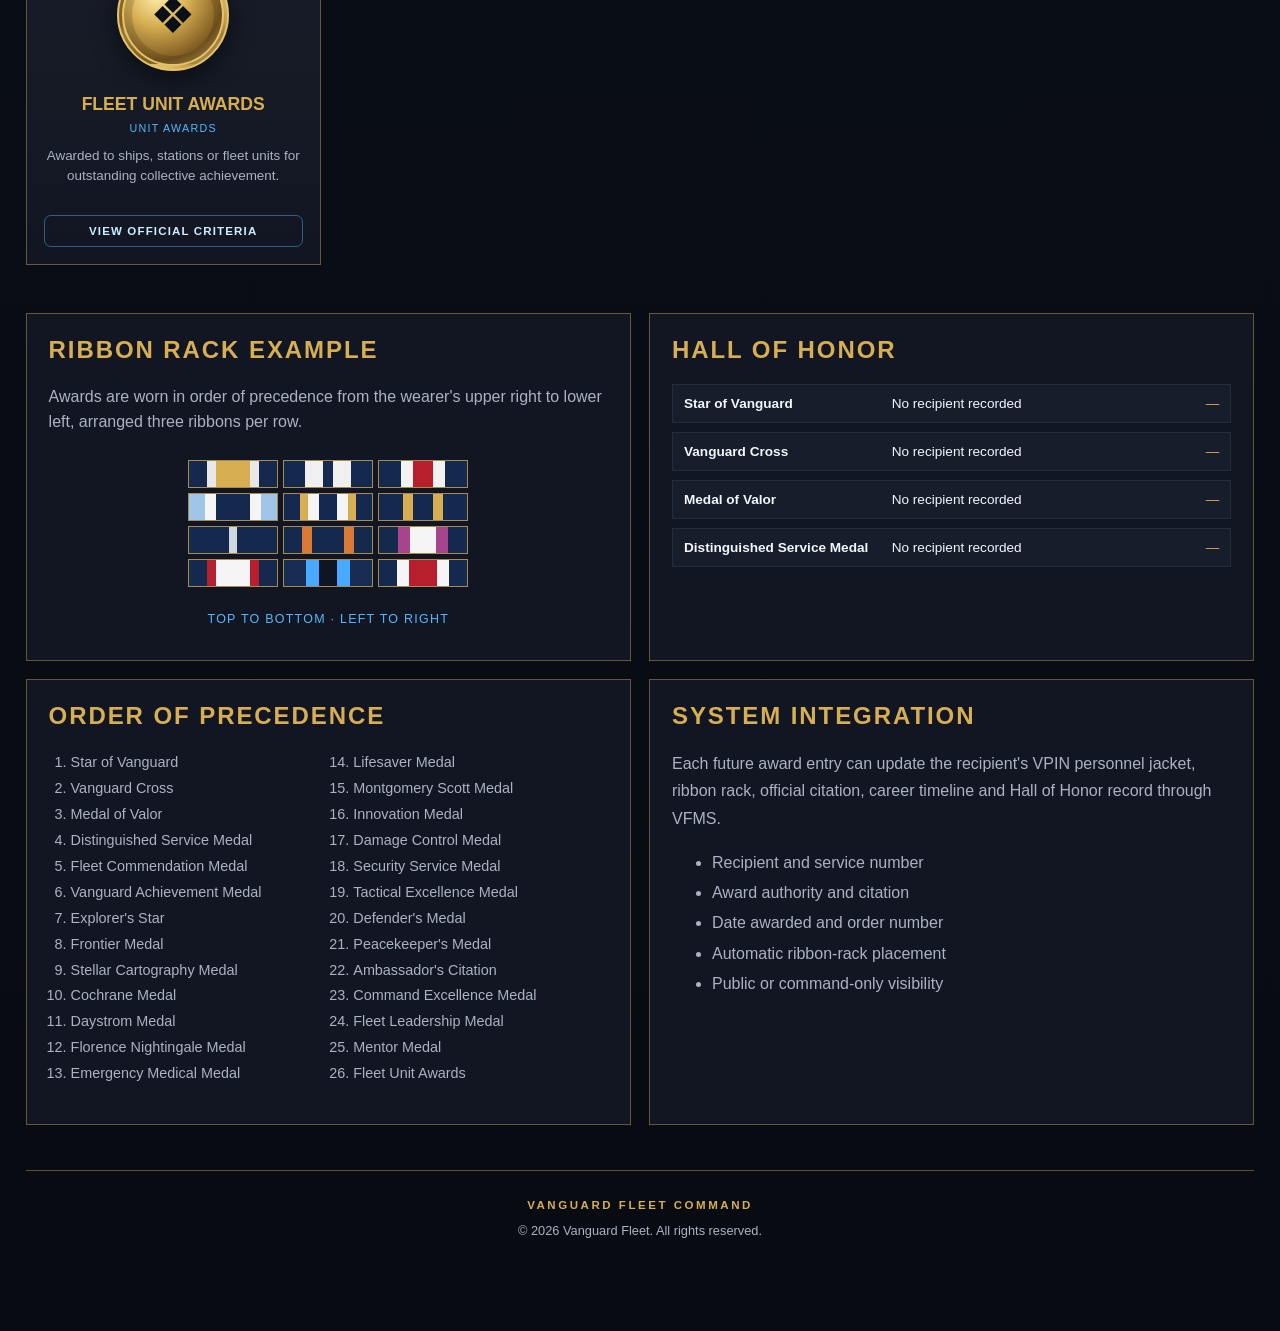
<file: official-awards-board.html>
<!doctype html>
<html lang="en">
<head>
<meta charset="utf-8">
<meta name="viewport" content="width=device-width,initial-scale=1">
<title>Official Awards Board | Vanguard Fleet</title>
<style>
:root{--bg:#080b12;--panel:#111622;--panel2:#161d2b;--gold:#d7ae52;--gold2:#7c5b22;--blue:#54b8ff;--text:#f4f6fb;--muted:#aab3c4;--line:rgba(215,174,82,.42)}
*{box-sizing:border-box} html{scroll-behavior:smooth}
body{margin:0;background:radial-gradient(circle at 50% -10%,rgba(84,184,255,.12),transparent 32%),linear-gradient(#080b12,#0b1019 50%,#080b12);color:var(--text);font-family:Arial,Helvetica,sans-serif}
.board{width:min(1440px,96vw);margin:auto;padding:56px 0 80px}
.kicker{text-transform:uppercase;letter-spacing:.22em;color:var(--blue);font-size:.72rem;font-weight:800;text-align:center}
h1{font-size:clamp(2.2rem,6vw,5.6rem);line-height:.95;text-align:center;margin:14px 0 18px;text-transform:uppercase;letter-spacing:.025em}
.intro{max-width:900px;margin:0 auto 32px;text-align:center;color:var(--muted);line-height:1.7}
.command-bar{position:sticky;top:0;z-index:5;display:grid;grid-template-columns:1fr 260px 190px;gap:12px;padding:14px;background:rgba(8,11,18,.92);backdrop-filter:blur(15px);border:1px solid var(--line);border-radius:14px;margin-bottom:30px}
input,select,button{font:inherit} input,select{width:100%;background:#090d15;border:1px solid rgba(255,255,255,.15);color:#fff;padding:13px;border-radius:9px;outline:none}
input:focus,select:focus{border-color:var(--blue);box-shadow:0 0 0 3px rgba(84,184,255,.12)}
.count{display:grid;place-items:center;border:1px solid var(--line);border-radius:9px;color:var(--gold);font-weight:800;text-transform:uppercase;font-size:.78rem;letter-spacing:.1em}
.section-head{display:flex;align-items:center;gap:16px;margin:38px 0 17px}
.section-head:before,.section-head:after{content:"";height:1px;flex:1;background:linear-gradient(90deg,transparent,var(--gold),transparent)}
.section-head h2{margin:0;text-transform:uppercase;letter-spacing:.1em;font-size:clamp(1rem,2vw,1.45rem);white-space:nowrap}
.grid{display:grid;grid-template-columns:repeat(4,minmax(0,1fr));gap:16px}
.card{position:relative;overflow:hidden;background:linear-gradient(180deg,rgba(255,255,255,.035),transparent),var(--panel);border:1px solid var(--line);min-height:390px;padding:17px;display:flex;flex-direction:column;transition:.2s ease}
.card:hover{transform:translateY(-3px);border-color:var(--gold);box-shadow:0 15px 40px rgba(0,0,0,.35)}
.num{position:absolute;top:10px;right:12px;color:rgba(215,174,82,.38);font-size:2.5rem;font-weight:900}
.ribbon{height:30px;width:118px;margin:14px auto 22px;border:2px solid #a78a4e;box-shadow:inset 0 1px rgba(255,255,255,.45),0 5px 14px rgba(0,0,0,.45)}
.medal{width:112px;height:112px;margin:0 auto 23px;border-radius:50%;display:grid;place-items:center;font-size:3.2rem;color:#0b1018;background:radial-gradient(circle at 34% 28%,#fff3b0,#d7ae52 34%,#7e5b20 70%,#e0bf69);border:7px double #e3c46c;box-shadow:0 8px 25px rgba(0,0,0,.5),inset 0 0 0 8px rgba(0,0,0,.15)}
.card h3{font-size:1.1rem;line-height:1.2;text-transform:uppercase;color:var(--gold);margin:0 0 7px;text-align:center}
.category{text-transform:uppercase;letter-spacing:.12em;color:var(--blue);font-size:.67rem;text-align:center;margin-bottom:12px}
.card p{color:var(--muted);font-size:.84rem;line-height:1.5;text-align:center;margin:0 0 16px}
.details{margin-top:auto;background:transparent;border:1px solid rgba(84,184,255,.45);color:#cdeeff;padding:9px;border-radius:7px;text-transform:uppercase;font-weight:800;font-size:.72rem;letter-spacing:.1em;cursor:pointer}
.details:hover{background:rgba(84,184,255,.12)}
.empty{display:none;padding:40px;text-align:center;border:1px dashed var(--line);color:var(--muted)}
.lower-grid{display:grid;grid-template-columns:1fr 1fr;gap:18px;margin-top:48px}
.panel{border:1px solid var(--line);background:var(--panel);padding:22px}
.panel h2{text-transform:uppercase;color:var(--gold);letter-spacing:.08em;margin-top:0}
.rack{display:grid;grid-template-columns:repeat(3,90px);gap:5px;justify-content:center;margin:25px 0}
.rack span{height:28px;border:1px solid #a78a4e}
.precedence{columns:2;column-gap:28px;padding-left:22px;color:var(--muted);line-height:1.8;font-size:.9rem}
.honor{display:grid;gap:9px}
.honor-row{display:grid;grid-template-columns:1fr 1fr 120px;gap:10px;padding:11px;background:var(--panel2);border:1px solid rgba(255,255,255,.07);font-size:.85rem}
.honor-row span:last-child{color:var(--gold);text-align:right}
dialog{width:min(690px,calc(100% - 24px));border:1px solid var(--gold);background:#101622;color:#fff;padding:0;box-shadow:0 25px 90px #000}
dialog::backdrop{background:rgba(0,0,0,.78);backdrop-filter:blur(5px)}
.modal-head{padding:18px 20px;border-bottom:1px solid var(--line);display:flex;justify-content:space-between;gap:14px}
.modal-head h2{margin:0;color:var(--gold);text-transform:uppercase} .close{background:transparent;border:1px solid rgba(255,255,255,.2);color:#fff;border-radius:7px;padding:6px 10px;cursor:pointer}
.modal-body{padding:22px} .modal-display{display:grid;grid-template-columns:160px 1fr;gap:22px;align-items:start}
.modal-body dt{color:var(--blue);text-transform:uppercase;font-size:.69rem;letter-spacing:.12em;margin-top:16px} .modal-body dd{margin:5px 0 0;color:var(--muted);line-height:1.55}
footer{text-align:center;color:var(--muted);border-top:1px solid var(--line);padding-top:28px;margin-top:45px;font-size:.8rem}
@media(max-width:1050px){.grid{grid-template-columns:repeat(3,1fr)}}
@media(max-width:760px){.command-bar{grid-template-columns:1fr}.grid{grid-template-columns:repeat(2,1fr)}.lower-grid{grid-template-columns:1fr}.modal-display{grid-template-columns:1fr}}
@media(max-width:480px){.grid{grid-template-columns:1fr}.precedence{columns:1}.honor-row{grid-template-columns:1fr}.honor-row span:last-child{text-align:left}}
</style>
</head>
<body>
<main class="board">
<div class="kicker">Complete Decorations Register</div>
<h1>Official Awards Board</h1>
<p class="intro">The complete Vanguard Fleet order of precedence, including fleet decorations, exploration honors, science and engineering awards, medical awards, security and tactical decorations, diplomacy and leadership honors and unit awards.</p>

<div class="command-bar">
<input id="search" type="search" placeholder="Search awards by name, category or criteria…">
<select id="filter"><option value="All">All award categories</option></select>
<div class="count" id="count">26 Awards</div>
</div>

<div id="sections"></div>
<div class="empty" id="empty">No awards match the selected search and category.</div>

<div class="lower-grid">
<section class="panel">
<h2>Ribbon Rack Example</h2>
<p style="color:var(--muted);line-height:1.6">Awards are worn in order of precedence from the wearer's upper right to lower left, arranged three ribbons per row.</p>
<div class="rack" id="rack"></div>
<p style="text-align:center;color:var(--blue);font-size:.78rem;text-transform:uppercase;letter-spacing:.1em">Top to bottom · left to right</p>
</section>
<section class="panel">
<h2>Hall of Honor</h2>
<div class="honor">
<div class="honor-row"><strong>Star of Vanguard</strong><span>No recipient recorded</span><span>—</span></div>
<div class="honor-row"><strong>Vanguard Cross</strong><span>No recipient recorded</span><span>—</span></div>
<div class="honor-row"><strong>Medal of Valor</strong><span>No recipient recorded</span><span>—</span></div>
<div class="honor-row"><strong>Distinguished Service Medal</strong><span>No recipient recorded</span><span>—</span></div>
</div>
</section>
<section class="panel">
<h2>Order of Precedence</h2>
<ol class="precedence" id="precedence"></ol>
</section>
<section class="panel">
<h2>System Integration</h2>
<p style="color:var(--muted);line-height:1.7">Each future award entry can update the recipient's VPIN personnel jacket, ribbon rack, official citation, career timeline and Hall of Honor record through VFMS.</p>
<ul style="color:var(--muted);line-height:1.9">
<li>Recipient and service number</li>
<li>Award authority and citation</li>
<li>Date awarded and order number</li>
<li>Automatic ribbon-rack placement</li>
<li>Public or command-only visibility</li>
</ul>
</section>
</div>

<footer><div class="kicker" style="color:var(--gold)">Vanguard Fleet Command</div><p>© 2026 Vanguard Fleet. All rights reserved.</p></footer>
</main>

<dialog id="modal">
<div class="modal-head"><h2 id="modalTitle"></h2><button class="close" onclick="modal.close()">Close</button></div>
<div class="modal-body">
<div class="modal-display">
<div><div class="ribbon" id="modalRibbon"></div><div class="medal" id="modalMedal"></div></div>
<dl>
<dt>Order of precedence</dt><dd id="modalNumber"></dd>
<dt>Category</dt><dd id="modalCategory"></dd>
<dt>Criteria</dt><dd id="modalCriteria"></dd>
<dt>Award authority</dt><dd id="modalAuthority"></dd>
<dt>Registry status</dt><dd>Active Vanguard Fleet decoration</dd>
</dl>
</div>
</div>
</dialog>

<script>
const awards=[
{precedence:1,name:'Star of Vanguard',category:'Fleet Decorations',summary:'The highest decoration in Vanguard Fleet. Awarded for extraordinary heroism or actions that change the course of the galaxy.',authority:'Fleet Command',criteria:'Extraordinary heroism or decisive action of historic significance.',ribbon:'linear-gradient(90deg,#14294d 0 20%,#e8e8e8 20% 31%,#d7ae52 31% 69%,#e8e8e8 69% 80%,#14294d 80%)',symbol:'✦'},
{precedence:2,name:'Vanguard Cross',category:'Fleet Decorations',summary:'Awarded for exceptional bravery, gallantry and heroic leadership in the face of overwhelming odds.',authority:'Fleet Command',criteria:'Exceptional bravery and heroic leadership under extreme conditions.',ribbon:'linear-gradient(90deg,#14294d 0 24%,#f0f0f0 24% 44%,#14294d 44% 56%,#f0f0f0 56% 76%,#14294d 76%)',symbol:'✠'},
{precedence:3,name:'Medal of Valor',category:'Fleet Decorations',summary:'Awarded for courage under fire and selfless actions taken to protect others.',authority:'Fleet Command',criteria:'Valor involving great personal risk or danger.',ribbon:'linear-gradient(90deg,#14294d 0 25%,#f2f2f2 25% 39%,#b71f2d 39% 61%,#f2f2f2 61% 75%,#14294d 75%)',symbol:'★'},
{precedence:4,name:'Distinguished Service Medal',category:'Fleet Decorations',summary:'Awarded for outstanding and distinguished service with significant and lasting contributions to the Fleet.',authority:'Fleet Command',criteria:'Sustained service of exceptionally high merit.',ribbon:'linear-gradient(90deg,#9fc5e8 0 18%,#f5f5f5 18% 31%,#14294d 31% 69%,#f5f5f5 69% 82%,#9fc5e8 82%)',symbol:'✺'},
{precedence:5,name:'Fleet Commendation Medal',category:'Fleet Decorations',summary:'Awarded for exceptional performance, leadership and devotion to service.',authority:'Fleet Command',criteria:'Meritorious performance or leadership worthy of fleetwide recognition.',ribbon:'linear-gradient(90deg,#14294d 0 18%,#d7ae52 18% 27%,#f5f5f5 27% 40%,#14294d 40% 60%,#f5f5f5 60% 73%,#d7ae52 73% 82%,#14294d 82%)',symbol:'◆'},
{precedence:6,name:'Vanguard Achievement Medal',category:'Fleet Decorations',summary:'Awarded for significant accomplishments in service of Vanguard Fleet and the Federation.',authority:'Fleet Command',criteria:'A significant achievement that materially advances fleet objectives.',ribbon:'linear-gradient(90deg,#14294d 0 27%,#d7ae52 27% 39%,#14294d 39% 61%,#d7ae52 61% 73%,#14294d 73%)',symbol:'⬢'},
{precedence:7,name:"Explorer's Star",category:'Exploration',summary:'Awarded for first contact, major discoveries and advancement of known space.',authority:'Fleet Command / Science',criteria:'A discovery or exploration accomplishment of exceptional importance.',ribbon:'linear-gradient(90deg,#14294d 0 45%,#cfd7df 45% 55%,#14294d 55%)',symbol:'✧'},
{precedence:8,name:'Frontier Medal',category:'Exploration',summary:'Awarded for outstanding service on the frontier and during hazardous exploration missions.',authority:'Fleet Command',criteria:'Sustained distinguished frontier or deep-space service.',ribbon:'linear-gradient(90deg,#14294d 0 20%,#d97b34 20% 32%,#14294d 32% 68%,#d97b34 68% 80%,#14294d 80%)',symbol:'✥'},
{precedence:9,name:'Stellar Cartography Medal',category:'Exploration',summary:'Awarded for excellence in stellar cartography, surveys and mapping unknown regions.',authority:'Science Command',criteria:'Exceptional charting, survey or navigational contribution.',ribbon:'linear-gradient(90deg,#14294d 0 22%,#a8438e 22% 35%,#f5f5f5 35% 65%,#a8438e 65% 78%,#14294d 78%)',symbol:'⌖'},
{precedence:10,name:'Cochrane Medal',category:'Science & Engineering',summary:'Awarded for advancing scientific knowledge and engineering breakthroughs.',authority:'Fleet Command / Academy',criteria:'A major scientific or technical breakthrough.',ribbon:'linear-gradient(90deg,#14294d 0 20%,#b71f2d 20% 31%,#f5f5f5 31% 69%,#b71f2d 69% 80%,#14294d 80%)',symbol:'⚙'},
{precedence:11,name:'Daystrom Medal',category:'Science & Engineering',summary:'Awarded for exceptional achievement in computer science, cybernetics or artificial intelligence.',authority:'Science Command',criteria:'Outstanding advancement in computing, AI or cybernetics.',ribbon:'linear-gradient(90deg,#162c50 0 25%,#49a8ff 25% 40%,#0e1624 40% 60%,#49a8ff 60% 75%,#162c50 75%)',symbol:'◉'},
{precedence:12,name:'Florence Nightingale Medal',category:'Medical',summary:'Awarded for distinguished medical service, compassion and clinical excellence.',authority:'Chief Medical Officer / Fleet Command',criteria:'Medical service of exceptional distinction.',ribbon:'linear-gradient(90deg,#14294d 0 21%,#f5f5f5 21% 34%,#b71f2d 34% 66%,#f5f5f5 66% 79%,#14294d 79%)',symbol:'✚'},
{precedence:13,name:'Emergency Medical Medal',category:'Medical',summary:'Awarded for excellence during emergency, trauma or disaster medical operations.',authority:'Chief Medical Officer',criteria:'Exceptional emergency or trauma medicine service.',ribbon:'linear-gradient(90deg,#14294d 0 25%,#d7ae52 25% 36%,#b71f2d 36% 64%,#d7ae52 64% 75%,#14294d 75%)',symbol:'⚕'},
{precedence:14,name:'Lifesaver Medal',category:'Medical',summary:'Awarded for direct action that saves or preserves life under dangerous circumstances.',authority:'Fleet Command',criteria:'Documented lifesaving action beyond routine duty.',ribbon:'linear-gradient(90deg,#14294d 0 23%,#f5f5f5 23% 39%,#47a86c 39% 61%,#f5f5f5 61% 77%,#14294d 77%)',symbol:'♡'},
{precedence:15,name:'Montgomery Scott Medal',category:'Science & Engineering',summary:'Awarded for exceptional engineering skill, improvisation and technical leadership.',authority:'Chief Engineer / Fleet Command',criteria:'Engineering achievement under demanding operational conditions.',ribbon:'linear-gradient(90deg,#14294d 0 20%,#d7ae52 20% 34%,#d97b34 34% 66%,#d7ae52 66% 80%,#14294d 80%)',symbol:'⚒'},
{precedence:16,name:'Innovation Medal',category:'Science & Engineering',summary:'Awarded for an original innovation that improves fleet capability or community operations.',authority:'Fleet Command / Development',criteria:'A successfully implemented innovation with measurable benefit.',ribbon:'linear-gradient(90deg,#14294d 0 22%,#7e5bc8 22% 35%,#d7ae52 35% 65%,#7e5bc8 65% 78%,#14294d 78%)',symbol:'✦'},
{precedence:17,name:'Damage Control Medal',category:'Science & Engineering',summary:'Awarded for exceptional damage control, repair or recovery during a crisis.',authority:'Fleet Command',criteria:'Actions that preserve a vessel, station or mission during critical damage.',ribbon:'linear-gradient(90deg,#14294d 0 22%,#d97b34 22% 35%,#f5f5f5 35% 65%,#d97b34 65% 78%,#14294d 78%)',symbol:'⬡'},
{precedence:18,name:'Security Service Medal',category:'Security & Tactical',summary:'Awarded for exceptional service in security, force protection or law enforcement.',authority:'Chief of Security / Fleet Command',criteria:'Outstanding security performance or protection of others.',ribbon:'linear-gradient(90deg,#14294d 0 22%,#d7ae52 22% 35%,#111 35% 65%,#d7ae52 65% 78%,#14294d 78%)',symbol:'⬟'},
{precedence:19,name:'Tactical Excellence Medal',category:'Security & Tactical',summary:'Awarded for superior tactical judgment, planning and execution.',authority:'Fleet Command',criteria:'Tactical achievement with major operational impact.',ribbon:'linear-gradient(90deg,#14294d 0 19%,#b71f2d 19% 32%,#d7ae52 32% 68%,#b71f2d 68% 81%,#14294d 81%)',symbol:'⌁'},
{precedence:20,name:"Defender's Medal",category:'Security & Tactical',summary:'Awarded for conspicuous action in defense of a ship, station, crew or civilian population.',authority:'Fleet Command',criteria:'Heroic or decisive defensive action.',ribbon:'linear-gradient(90deg,#14294d 0 23%,#f5f5f5 23% 36%,#3f6f9f 36% 64%,#f5f5f5 64% 77%,#14294d 77%)',symbol:'🛡'},
{precedence:21,name:"Peacekeeper's Medal",category:'Diplomacy & Community',summary:'Awarded for preventing conflict, protecting peace or resolving a dangerous dispute.',authority:'Fleet Command',criteria:'Exceptional conflict prevention or peaceful resolution.',ribbon:'linear-gradient(90deg,#14294d 0 21%,#f5f5f5 21% 34%,#50a3a2 34% 66%,#f5f5f5 66% 79%,#14294d 79%)',symbol:'☮'},
{precedence:22,name:"Ambassador's Citation",category:'Diplomacy & Community',summary:'Awarded for outstanding diplomacy, negotiation or intergovernmental relations.',authority:'Fleet Command',criteria:'A diplomatic achievement of fleetwide importance.',ribbon:'linear-gradient(90deg,#14294d 0 22%,#7e5bc8 22% 35%,#f5f5f5 35% 65%,#7e5bc8 65% 78%,#14294d 78%)',symbol:'⚖'},
{precedence:23,name:'Command Excellence Medal',category:'Command & Leadership',summary:'Awarded for superior command performance and stewardship of personnel and mission.',authority:'Fleet Command',criteria:'A sustained record of exemplary command.',ribbon:'linear-gradient(90deg,#14294d 0 20%,#d7ae52 20% 33%,#b71f2d 33% 67%,#d7ae52 67% 80%,#14294d 80%)',symbol:'★'},
{precedence:24,name:'Fleet Leadership Medal',category:'Command & Leadership',summary:'Awarded for exceptional leadership that strengthens Vanguard Fleet as a whole.',authority:'Fleet Command',criteria:'Leadership with substantial and lasting fleetwide impact.',ribbon:'linear-gradient(90deg,#14294d 0 18%,#49a8ff 18% 31%,#d7ae52 31% 69%,#49a8ff 69% 82%,#14294d 82%)',symbol:'♛'},
{precedence:25,name:'Mentor Medal',category:'Command & Leadership',summary:'Awarded for sustained excellence in mentorship, instruction and member development.',authority:'Academy Command / Fleet Command',criteria:'A documented record of developing and supporting other members.',ribbon:'linear-gradient(90deg,#14294d 0 22%,#47a86c 22% 36%,#d7ae52 36% 64%,#47a86c 64% 78%,#14294d 78%)',symbol:'✎'},
{precedence:26,name:'Fleet Unit Awards',category:'Unit Awards',summary:'Awarded to ships, stations or fleet units for outstanding collective achievement.',authority:'Fleet Command',criteria:'Collective performance that brings distinction to the entire unit.',ribbon:'linear-gradient(90deg,#14294d 0 20%,#f5f5f5 20% 33%,#d7ae52 33% 67%,#f5f5f5 67% 80%,#14294d 80%)',symbol:'❖'}
];
const search=document.getElementById("search"),filter=document.getElementById("filter"),sections=document.getElementById("sections"),empty=document.getElementById("empty"),count=document.getElementById("count");
const categories=[...new Set(awards.map(a=>a.category))];
filter.innerHTML+=categories.map(c=>`<option>${c}</option>`).join("");
document.getElementById("precedence").innerHTML=awards.map(a=>`<li>${a.name}</li>`).join("");
document.getElementById("rack").innerHTML=awards.slice(0,12).map(a=>`<span style="background:${a.ribbon}"></span>`).join("");

function card(a){
return `<article class="card">
<div class="num">#${a.precedence}</div>
<div class="ribbon" style="background:${a.ribbon}"></div>
<div class="medal">${a.symbol}</div>
<h3>${a.name}</h3>
<div class="category">${a.category}</div>
<p>${a.summary}</p>
<button class="details" onclick="showAward(${a.precedence})">View Official Criteria</button>
</article>`;
}
function render(){
const q=search.value.trim().toLowerCase(),cat=filter.value;
const visible=awards.filter(a=>(cat==="All"||a.category===cat)&&(!q||[a.name,a.category,a.summary,a.criteria,a.authority].join(" ").toLowerCase().includes(q)));
const groups=[...new Set(visible.map(a=>a.category))];
sections.innerHTML=groups.map(g=>`<section><div class="section-head"><h2>${g}</h2></div><div class="grid">${visible.filter(a=>a.category===g).map(card).join("")}</div></section>`).join("");
count.textContent=`${visible.length} Award${visible.length===1?"":"s"}`;
empty.style.display=visible.length?"none":"block";
}
function showAward(n){
const a=awards.find(x=>x.precedence===n);
document.getElementById("modalTitle").textContent=a.name;
document.getElementById("modalRibbon").style.background=a.ribbon;
document.getElementById("modalMedal").textContent=a.symbol;
document.getElementById("modalNumber").textContent="#"+a.precedence;
document.getElementById("modalCategory").textContent=a.category;
document.getElementById("modalCriteria").textContent=a.criteria;
document.getElementById("modalAuthority").textContent=a.authority;
document.getElementById("modal").showModal();
}
search.addEventListener("input",render);filter.addEventListener("change",render);render();
</script>
</body>
</html>
</file>
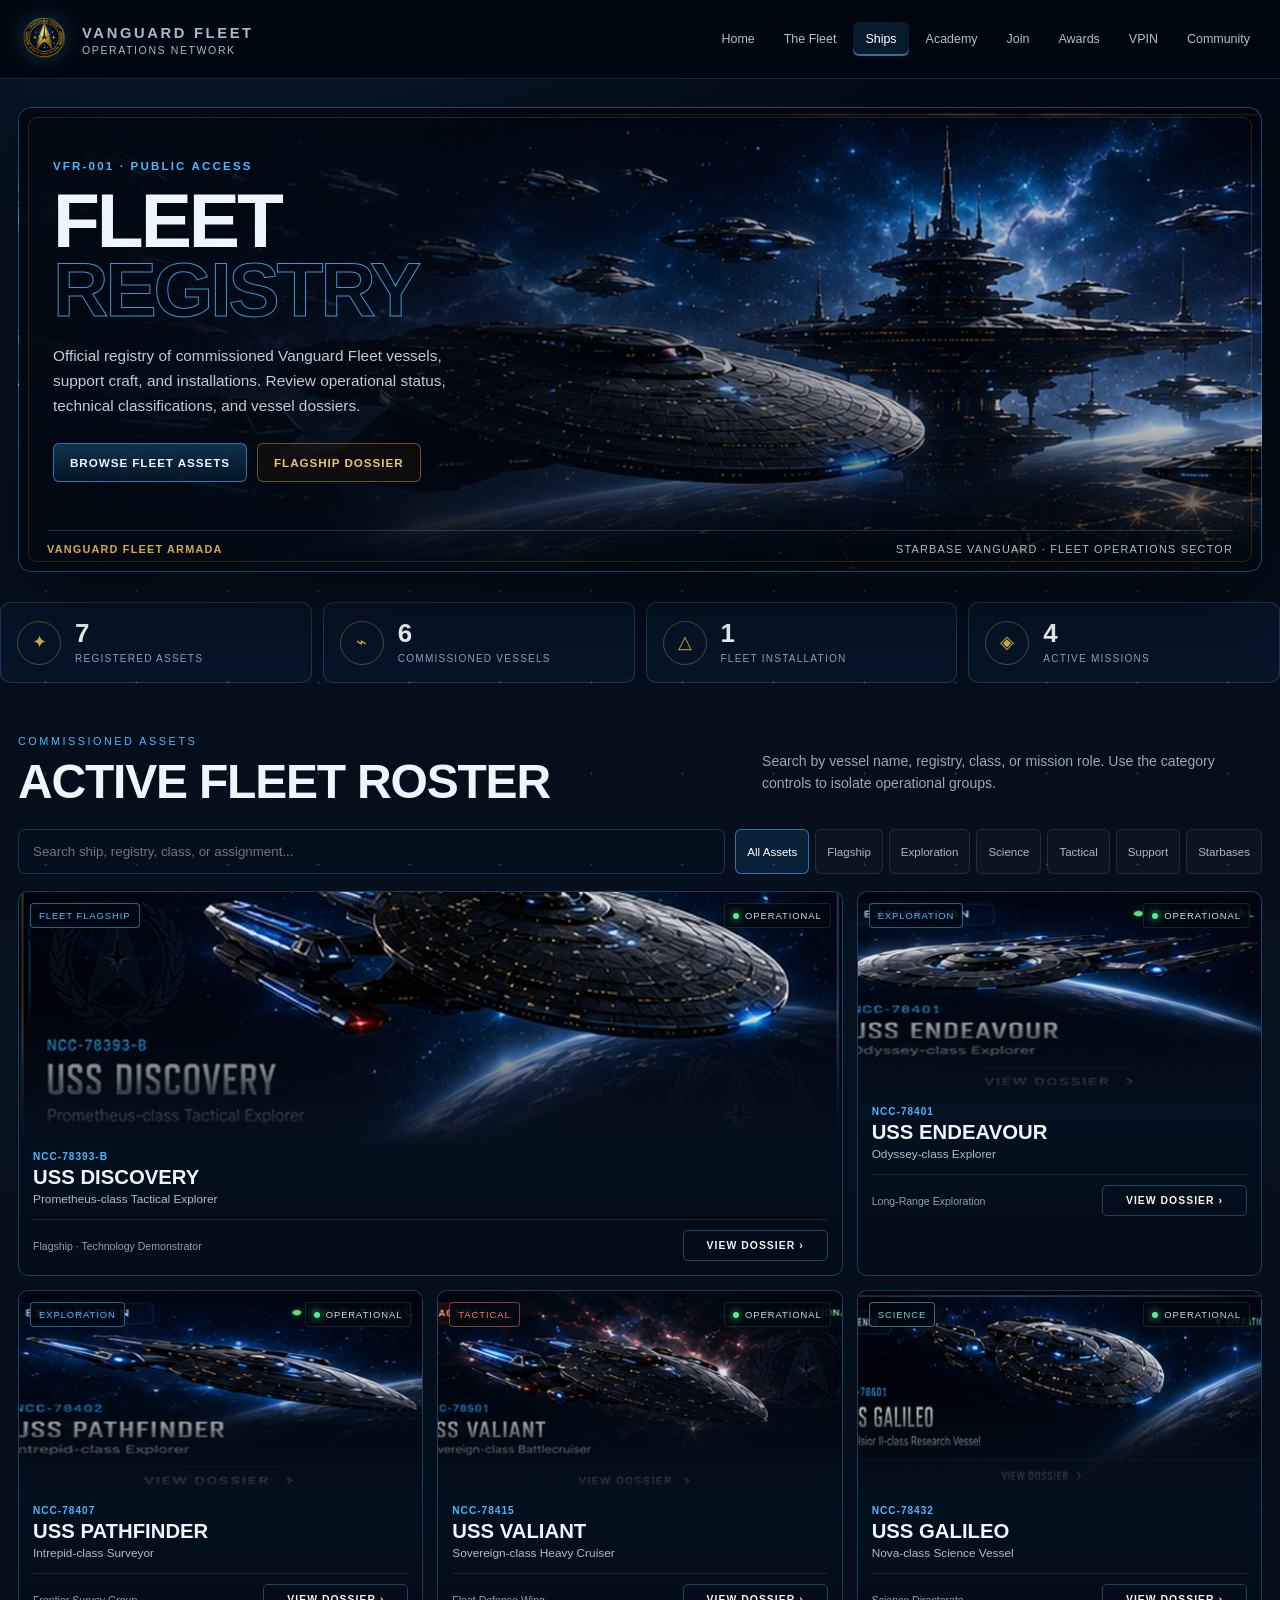
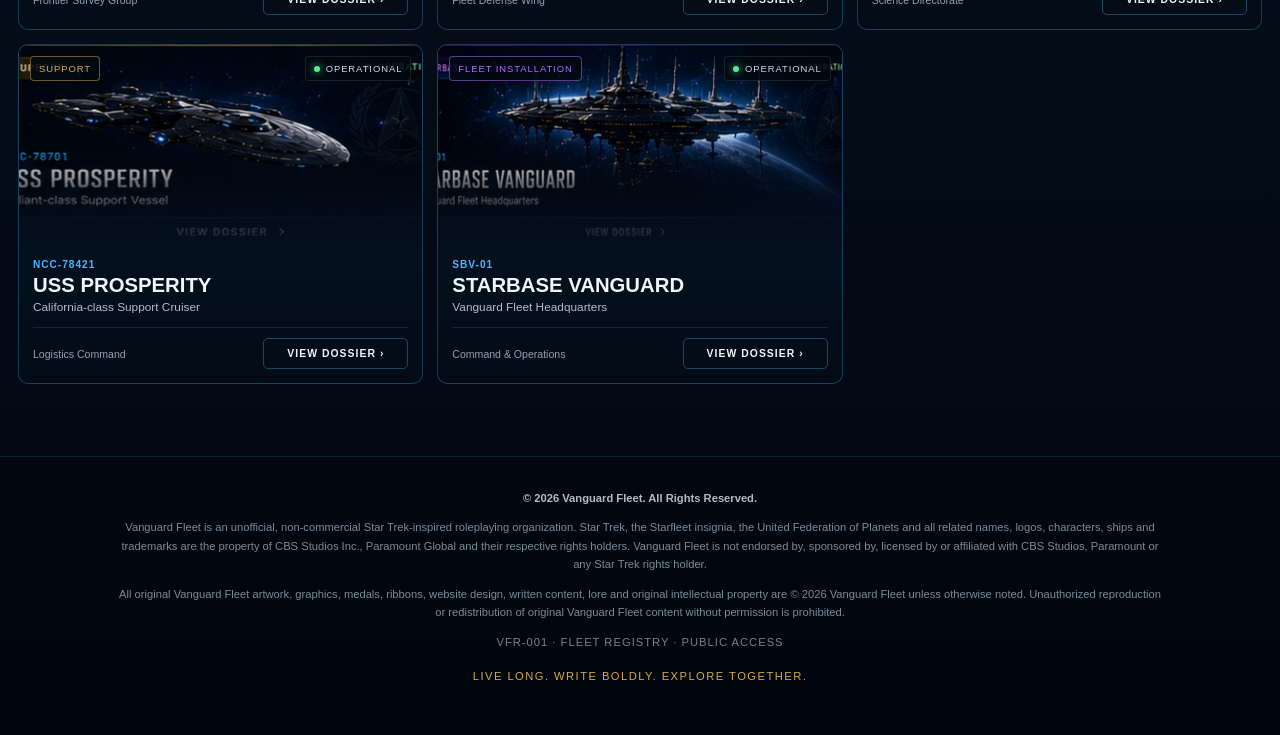
<file: ships.html>
<!DOCTYPE html>
<!-- VANGUARD FLEET REGISTRY BUILD: LEGAL-FOOTER-FINAL -->
<html lang="en">
<head>
<meta charset="UTF-8">
<meta name="viewport" content="width=device-width, initial-scale=1.0">
<title>Fleet Registry | Vanguard Fleet</title>
<meta name="description" content="Official registry of Vanguard Fleet vessels and installations.">
<link rel="manifest" href="manifest.webmanifest">
<style>
:root{
  --ink:#020713;--deep:#05101e;--panel:#08182b;--panel2:#06111f;
  --line:rgba(78,164,225,.26);--blue:#49b9ff;--blue2:#176b9d;
  --gold:#d6a84a;--text:#eef6fc;--muted:#98a9b8;--green:#56ed91;
}
*{box-sizing:border-box}
html{scroll-behavior:smooth}
body{
  margin:0;color:var(--text);font-family:Arial,Helvetica,sans-serif;
  background:
    radial-gradient(circle at 18% 0,rgba(30,94,145,.18),transparent 30%),
    linear-gradient(180deg,#020813 0%,#06111f 45%,#020711 100%);
  min-height:100vh;
}
body::before{
  content:"";position:fixed;inset:0;pointer-events:none;opacity:.18;
  background-image:radial-gradient(circle,rgba(255,255,255,.75) 0 1px,transparent 1.25px);
  background-size:91px 91px;
}
a{color:inherit}
.site-header{
  position:sticky;top:0;z-index:20;background:rgba(1,7,16,.92);
  border-bottom:1px solid rgba(61,145,207,.25);backdrop-filter:blur(14px);
}
.header-inner{max-width:1320px;margin:auto;min-height:78px;padding:0 18px;display:flex;align-items:center;gap:18px}
.identity{display:flex;align-items:center;gap:12px;text-decoration:none;min-width:max-content}
.identity img{width:52px;height:52px;object-fit:contain;border-radius:50%;filter:drop-shadow(0 0 10px rgba(65,166,230,.28))}
.identity strong{display:block;font-size:.92rem;letter-spacing:.18em;text-transform:uppercase}
.identity span{display:block;color:#a9bac8;font-size:.66rem;letter-spacing:.15em;text-transform:uppercase;margin-top:3px}
.nav{margin-left:auto;display:flex;align-items:center;gap:5px}
.nav a{
  text-decoration:none;color:#b2c0cc;font-size:.78rem;padding:10px 12px;border-radius:6px;
}
.nav a:hover,.nav a.active{color:white;background:rgba(58,145,207,.15);box-shadow:inset 0 -2px 0 rgba(73,185,255,.55)}
.menu-button{display:none;margin-left:auto;color:#fff;background:#071525;border:1px solid var(--line);border-radius:6px;padding:8px 10px}
.shell{max-width:1320px;margin:auto;padding:0 18px}
.hero{padding:28px 0 18px}
.hero-frame{
  min-height:465px;position:relative;overflow:hidden;border:1px solid rgba(66,166,231,.4);
  border-radius:14px;background:#020813 url("fleet-armada.jpg") center/cover no-repeat;
  box-shadow:0 26px 70px rgba(0,0,0,.48);
}
.hero-frame::before{
  content:"";position:absolute;inset:0;
  background:linear-gradient(90deg,rgba(2,8,18,.98) 0%,rgba(2,8,18,.86) 28%,rgba(2,8,18,.26) 55%,rgba(2,8,18,.08) 100%),
             linear-gradient(0deg,rgba(1,7,15,.82),transparent 35%);
}
.hero-frame::after{
  content:"";position:absolute;inset:9px;border:1px solid rgba(214,168,74,.18);border-radius:9px;pointer-events:none;
}
.hero-copy{position:relative;z-index:2;width:min(510px,92%);padding:52px 34px 44px}
.kicker{color:var(--blue);font-size:.72rem;font-weight:700;letter-spacing:.19em;text-transform:uppercase}
.hero h1{font-size:clamp(2.7rem,6vw,5.6rem);line-height:.9;margin:14px 0 20px;letter-spacing:-.04em;text-transform:uppercase}
.hero h1 span{display:block;color:transparent;-webkit-text-stroke:1px rgba(73,185,255,.8)}
.hero p{color:#c0ccd6;line-height:1.62;font-size:.96rem;max-width:460px}
.actions{display:flex;gap:10px;flex-wrap:wrap;margin-top:24px}
.btn{
  display:inline-flex;align-items:center;justify-content:center;text-decoration:none;
  padding:12px 16px;border-radius:6px;border:1px solid rgba(73,185,255,.55);
  background:linear-gradient(180deg,rgba(35,132,193,.34),rgba(10,58,91,.26));
  font-size:.73rem;font-weight:700;letter-spacing:.08em;text-transform:uppercase;
}
.btn.alt{border-color:rgba(214,168,74,.45);background:rgba(43,31,10,.28);color:#e8c476}
.hero-label{
  position:absolute;z-index:2;left:28px;right:28px;bottom:16px;padding-top:12px;
  display:flex;justify-content:space-between;gap:15px;border-top:1px solid rgba(92,175,229,.24);
  font-size:.68rem;text-transform:uppercase;letter-spacing:.11em;color:#a9bdcc;
}
.hero-label strong{color:var(--gold)}
.stats{display:grid;grid-template-columns:repeat(4,1fr);gap:11px;padding:12px 0 40px}
.stat{
  display:flex;align-items:center;gap:14px;border:1px solid var(--line);
  border-radius:10px;padding:16px;background:rgba(7,23,42,.77)
}
.stat-icon{width:44px;height:44px;border:1px solid rgba(214,168,74,.36);border-radius:50%;display:grid;place-items:center;color:var(--gold);font-size:1.1rem}
.stat strong{font-size:1.62rem;display:block}
.stat span{color:#8fa2b2;font-size:.63rem;letter-spacing:.12em;text-transform:uppercase}
.registry{padding:12px 0 72px}
.registry-head{display:flex;justify-content:space-between;align-items:end;gap:25px;margin-bottom:20px}
.section-code{color:var(--blue);font-size:.68rem;letter-spacing:.23em;text-transform:uppercase}
.registry h2{font-size:clamp(2rem,4vw,3rem);margin:7px 0 0;text-transform:uppercase;letter-spacing:-.025em}
.registry-head p{max-width:500px;color:var(--muted);line-height:1.55;font-size:.88rem}
.tools{display:grid;grid-template-columns:1fr auto;gap:10px;margin-bottom:17px}
.search{height:45px;border:1px solid var(--line);border-radius:7px;background:rgba(4,16,29,.9);color:white;padding:0 14px;outline:none}
.filters{display:flex;gap:6px;flex-wrap:wrap;justify-content:flex-end}
.filter{border:1px solid rgba(255,255,255,.1);border-radius:6px;background:rgba(255,255,255,.025);color:#a9b7c3;padding:9px 11px;cursor:pointer;font-size:.72rem}
.filter.active,.filter:hover{border-color:rgba(73,185,255,.55);background:rgba(38,126,183,.17);color:#fff}
.cards{display:grid;grid-template-columns:repeat(3,minmax(0,1fr));gap:14px}
.card{
  --accent:var(--blue);position:relative;overflow:hidden;border:1px solid rgba(70,158,217,.32);
  border-radius:10px;background:linear-gradient(180deg,rgba(7,25,45,.96),rgba(3,12,23,.97));
  transition:transform .2s,border-color .2s,box-shadow .2s;
}
.card:hover{transform:translateY(-4px);border-color:var(--accent);box-shadow:0 18px 42px rgba(0,0,0,.38)}
.card.featured{grid-column:span 2}
.art{height:210px;position:relative;background-position:center;background-size:cover}
.featured .art{height:255px}
.art::after{content:"";position:absolute;inset:0;background:linear-gradient(0deg,#05101f 0%,transparent 55%)}
.tag,.status{position:absolute;top:11px;z-index:2;border-radius:4px;background:rgba(2,9,18,.88);font-size:.59rem;letter-spacing:.1em;text-transform:uppercase;padding:6px 8px}
.tag{left:11px;color:var(--accent);border:1px solid color-mix(in srgb,var(--accent) 50%,transparent)}
.status{right:11px;color:#c9d8e1;border:1px solid rgba(255,255,255,.1)}
.status i{display:inline-block;width:6px;height:6px;border-radius:50%;background:var(--green);box-shadow:0 0 9px var(--green);margin-right:6px}
.card-body{padding:4px 14px 14px}
.reg{color:var(--blue);font-size:.63rem;letter-spacing:.1em;font-weight:700}
.card h3{font-size:1.27rem;margin:4px 0 3px;text-transform:uppercase}
.class{color:#aebdca;font-size:.74rem}
.card-bottom{display:flex;justify-content:space-between;align-items:center;gap:12px;margin-top:13px;padding-top:10px;border-top:1px solid rgba(214,168,74,.15)}
.card-bottom span{font-size:.66rem;color:#8fa1b0}
.dossier{min-width:145px;text-align:center;text-decoration:none;border:1px solid rgba(73,185,255,.34);border-radius:5px;padding:9px 11px;font-size:.65rem;font-weight:700;letter-spacing:.1em;text-transform:uppercase}
.dossier:hover{background:rgba(73,185,255,.12)}
.empty{display:none;text-align:center;color:var(--muted);border:1px dashed var(--line);border-radius:9px;padding:45px}
.site-footer{border-top:1px solid rgba(62,145,205,.2);background:rgba(1,7,15,.82);padding:32px 0 38px}
.legal-footer{color:#788b9b;font-size:.7rem;line-height:1.65;text-align:center;max-width:1050px;margin:auto}
.legal-footer p{margin:0 0 11px}
.legal-footer .copyright{color:#aebdca;font-weight:700}
.footer-code{color:#6e8495;letter-spacing:.09em;text-transform:uppercase}
.motto{color:var(--gold);letter-spacing:.13em;text-transform:uppercase;margin-top:16px!important}
@media(max-width:980px){
  .cards{grid-template-columns:repeat(2,1fr)}.card.featured{grid-column:span 2}
  .tools{grid-template-columns:1fr}.filters{justify-content:flex-start}
}
@media(max-width:740px){
  .header-inner{min-height:68px}.identity img{width:45px;height:45px}.identity strong{font-size:.78rem}.identity span{font-size:.57rem}
  .menu-button{display:block}.nav{display:none;position:absolute;left:10px;right:10px;top:68px;flex-direction:column;align-items:stretch;background:#04101f;border:1px solid var(--line);border-radius:8px;padding:8px}.nav.open{display:flex}
  .hero{padding-top:14px}.hero-frame{min-height:540px;background-position:62% center}.hero-frame::before{background:linear-gradient(90deg,rgba(2,8,18,.97),rgba(2,8,18,.66) 70%,rgba(2,8,18,.25)),linear-gradient(0deg,rgba(1,7,15,.92),transparent 44%)}
  .hero-copy{padding:35px 22px 65px}.hero-label{left:20px;right:20px;flex-direction:column;gap:4px}
  .stats{grid-template-columns:repeat(2,1fr)}.stat{padding:13px}.stat-icon{width:37px;height:37px}
  .registry-head{align-items:flex-start;flex-direction:column}.cards{grid-template-columns:1fr}.card.featured{grid-column:auto}.featured .art,.art{height:220px}
  
}
</style>
</head>
<body>
<header class="site-header">
  <div class="header-inner">
    <a class="identity" href="index.html">
      <img src="vanguard-logo.png" alt="Vanguard Fleet crest">
      <span><strong>Vanguard Fleet</strong><span>Operations Network</span></span>
    </a>
    <button class="menu-button" id="menuButton">Menu</button>
    <nav class="nav" id="siteNav">
      <a href="index.html">Home</a>
      <a href="about.html">The Fleet</a>
      <a href="ships.html" class="active">Ships</a>
      <a href="academy.html">Academy</a>
      <a href="join.html">Join</a>
      <a href="awards.html">Awards</a>
      <a href="vpin.html">VPIN</a>
      <a href="community.html">Community</a>
    </nav>
  </div>
</header>

<main>
<section class="hero">
  <div class="shell">
    <div class="hero-frame">
      <div class="hero-copy">
        <div class="kicker">VFR-001 · Public Access</div>
        <h1>Fleet <span>Registry</span></h1>
        <p>Official registry of commissioned Vanguard Fleet vessels, support craft, and installations. Review operational status, technical classifications, and vessel dossiers.</p>
        <div class="actions">
          <a class="btn" href="#roster">Browse Fleet Assets</a>
          <a class="btn alt" href="uss-discovery.html">Flagship Dossier</a>
        </div>
      </div>
      <div class="hero-label"><strong>Vanguard Fleet Armada</strong><span>Starbase Vanguard · Fleet Operations Sector</span></div>
    </div>
  </div>
</section>

<section class="shell stats">
  <div class="stat"><div class="stat-icon">✦</div><div><strong id="assetCount">7</strong><span>Registered Assets</span></div></div>
  <div class="stat"><div class="stat-icon">⌁</div><div><strong>6</strong><span>Commissioned Vessels</span></div></div>
  <div class="stat"><div class="stat-icon">△</div><div><strong>1</strong><span>Fleet Installation</span></div></div>
  <div class="stat"><div class="stat-icon">◈</div><div><strong>4</strong><span>Active Missions</span></div></div>
</section>

<section class="registry" id="roster">
  <div class="shell">
    <div class="registry-head">
      <div><div class="section-code">Commissioned Assets</div><h2>Active Fleet Roster</h2></div>
      <p>Search by vessel name, registry, class, or mission role. Use the category controls to isolate operational groups.</p>
    </div>
    <div class="tools">
      <input id="search" class="search" type="search" placeholder="Search ship, registry, class, or assignment...">
      <div class="filters" id="filters"></div>
    </div>
    <div class="cards" id="cards"></div>
    <div class="empty" id="empty">No fleet assets match the current search.</div>
  </div>
</section>
</main>

<footer class="site-footer">
  <div class="shell">
    <div class="legal-footer">
      <p class="copyright">© 2026 Vanguard Fleet. All Rights Reserved.</p>
      <p>Vanguard Fleet is an unofficial, non-commercial Star Trek-inspired roleplaying organization. Star Trek, the Starfleet insignia, the United Federation of Planets and all related names, logos, characters, ships and trademarks are the property of CBS Studios Inc., Paramount Global and their respective rights holders. Vanguard Fleet is not endorsed by, sponsored by, licensed by or affiliated with CBS Studios, Paramount or any Star Trek rights holder.</p>
      <p>All original Vanguard Fleet artwork, graphics, medals, ribbons, website design, written content, lore and original intellectual property are © 2026 Vanguard Fleet unless otherwise noted. Unauthorized reproduction or redistribution of original Vanguard Fleet content without permission is prohibited.</p>
      <p class="footer-code">VFR-001 · Fleet Registry · Public Access</p>
      <p class="motto">Live Long. Write Boldly. Explore Together.</p>
    </div>
  </div>
</footer>

<script>
const vessels=[
{name:"USS Discovery",registry:"NCC-78393-B",className:"Prometheus-class Tactical Explorer",category:["flagship","tactical"],tag:"Fleet Flagship",role:"Flagship · Technology Demonstrator",image:"uss-discovery.jpg",link:"uss-discovery.html",accent:"#49b9ff",featured:true},
{name:"USS Endeavour",registry:"NCC-78401",className:"Odyssey-class Explorer",category:["exploration"],tag:"Exploration",role:"Long-Range Exploration",image:"uss-endeavour.jpg",link:"uss-endeavour.html",accent:"#49b9ff"},
{name:"USS Pathfinder",registry:"NCC-78407",className:"Intrepid-class Surveyor",category:["exploration"],tag:"Exploration",role:"Frontier Survey Group",image:"uss-pathfinder.jpg",link:"uss-pathfinder.html",accent:"#49b9ff"},
{name:"USS Valiant",registry:"NCC-78415",className:"Sovereign-class Heavy Cruiser",category:["tactical"],tag:"Tactical",role:"Fleet Defense Wing",image:"uss-valiant.jpg",link:"uss-valiant.html",accent:"#ff765d"},
{name:"USS Galileo",registry:"NCC-78432",className:"Nova-class Science Vessel",category:["science"],tag:"Science",role:"Science Directorate",image:"uss-galileo.jpg",link:"uss-galileo.html",accent:"#6fd9cd"},
{name:"USS Prosperity",registry:"NCC-78421",className:"California-class Support Cruiser",category:["support"],tag:"Support",role:"Logistics Command",image:"uss-prosperity.jpg",link:"uss-prosperity.html",accent:"#d6a84a"},
{name:"Starbase Vanguard",registry:"SBV-01",className:"Vanguard Fleet Headquarters",category:["starbase","support"],tag:"Fleet Installation",role:"Command & Operations",image:"starbase-vanguard.jpg",link:"starbase-vanguard.html",accent:"#b56bff"}
];
const cards=document.getElementById("cards"),search=document.getElementById("search"),filters=document.getElementById("filters"),empty=document.getElementById("empty"),count=document.getElementById("assetCount");
let active="all";
["all","flagship","exploration","science","tactical","support","starbase"].forEach((name,i)=>{
  const b=document.createElement("button");b.className="filter"+(i===0?" active":"");
  b.textContent=name==="all"?"All Assets":name==="starbase"?"Starbases":name[0].toUpperCase()+name.slice(1);
  b.onclick=()=>{document.querySelectorAll(".filter").forEach(x=>x.classList.remove("active"));b.classList.add("active");active=name;render()};filters.appendChild(b);
});
function render(){
  const q=search.value.toLowerCase().trim();
  const list=vessels.filter(v=>(active==="all"||v.category.includes(active))&&(!q||`${v.name} ${v.registry} ${v.className} ${v.role}`.toLowerCase().includes(q)));
  cards.innerHTML=list.map(v=>`<article class="card ${v.featured?"featured":""}" style="--accent:${v.accent}">
    <div class="art" style="background-image:url('${v.image}')"><span class="tag">${v.tag}</span><span class="status"><i></i>Operational</span></div>
    <div class="card-body"><div class="reg">${v.registry}</div><h3>${v.name}</h3><div class="class">${v.className}</div>
    <div class="card-bottom"><span>${v.role}</span><a class="dossier" href="${v.link}">View Dossier ›</a></div></div></article>`).join("");
  empty.style.display=list.length?"none":"block";count.textContent=list.length;
}
search.addEventListener("input",render);render();
document.getElementById("menuButton").addEventListener("click",()=>document.getElementById("siteNav").classList.toggle("open"));
</script>
</body>
</html>
</file>
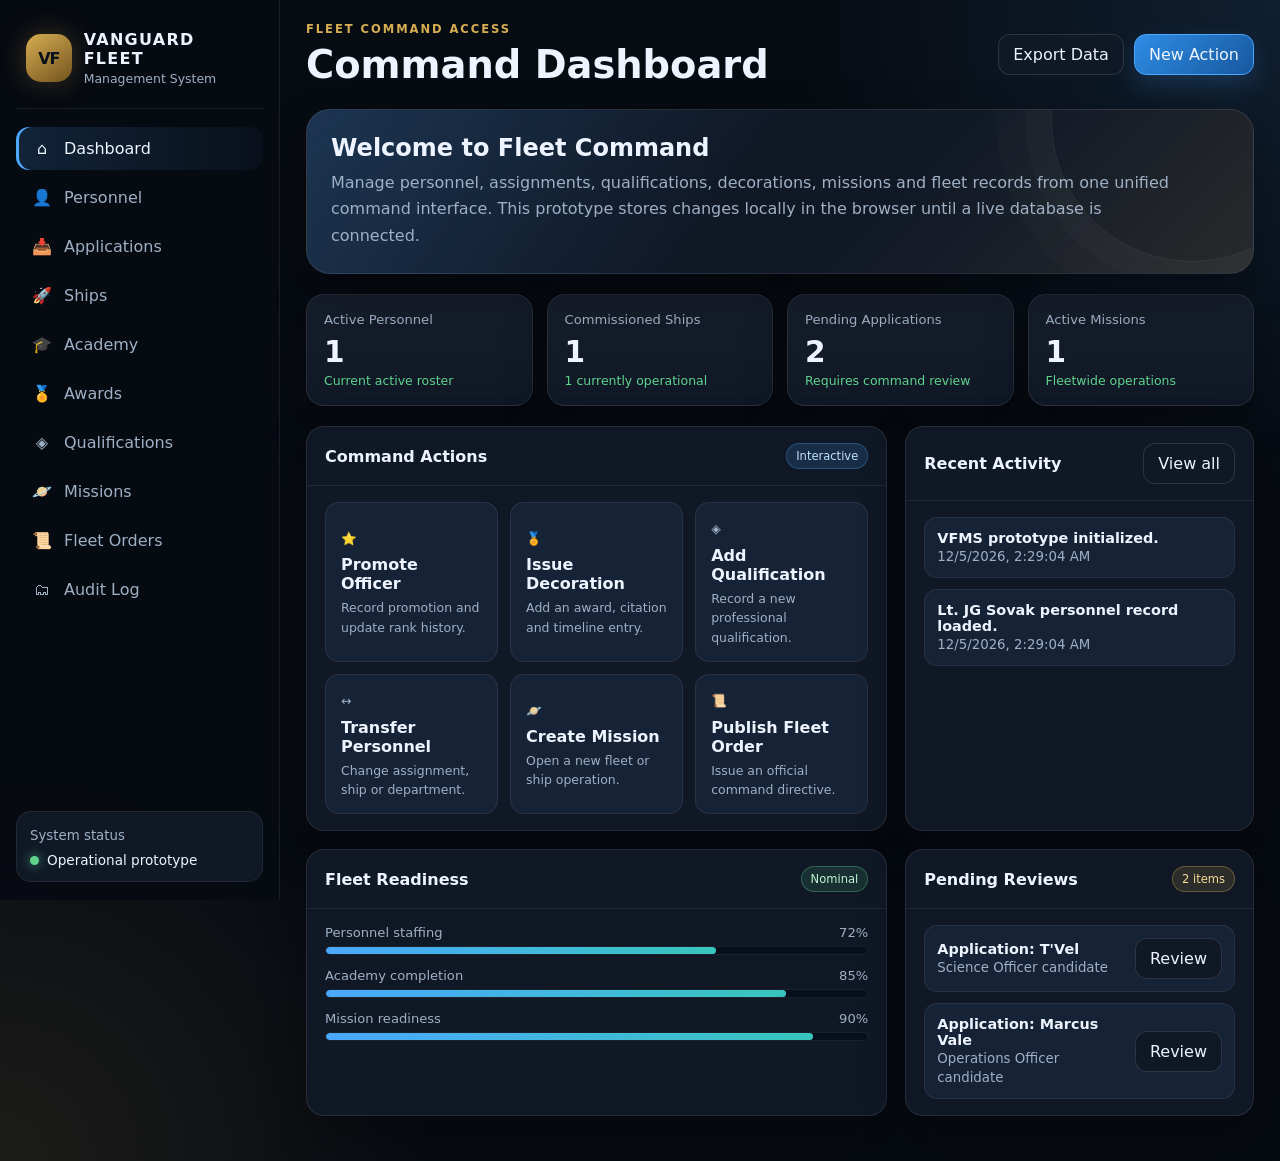
<file: vfms-dashboard.html>
<!DOCTYPE html>
<html lang="en">
<head>
  <meta charset="UTF-8" />
  <meta name="viewport" content="width=device-width, initial-scale=1.0" />
  <meta name="description" content="Vanguard Fleet Management System command dashboard prototype." />
  <title>VFMS | Fleet Command Dashboard</title>
  <style>
    :root{
      --bg:#070b12;
      --panel:#101826;
      --panel-2:#162235;
      --line:#28415f;
      --text:#edf4ff;
      --muted:#9fb0c5;
      --gold:#d7ae52;
      --blue:#4aa8ff;
      --teal:#38c6bd;
      --red:#ff6a6a;
      --purple:#aa8cff;
      --green:#5fd38d;
      --warning:#f3c667;
      --radius:18px;
      --shadow:0 18px 45px rgba(0,0,0,.32);
    }

    *{box-sizing:border-box}
    html{scroll-behavior:smooth}
    body{
      margin:0;
      min-height:100vh;
      color:var(--text);
      background:
        radial-gradient(circle at top right, rgba(74,168,255,.13), transparent 28%),
        radial-gradient(circle at bottom left, rgba(215,174,82,.10), transparent 25%),
        var(--bg);
      font-family:Inter, ui-sans-serif, system-ui, -apple-system, BlinkMacSystemFont, "Segoe UI", sans-serif;
    }

    button,input,select,textarea{font:inherit}
    button{cursor:pointer}

    .app{
      min-height:100vh;
      display:grid;
      grid-template-columns:280px 1fr;
    }

    .sidebar{
      position:sticky;
      top:0;
      height:100vh;
      padding:22px 16px;
      border-right:1px solid rgba(255,255,255,.08);
      background:rgba(7,11,18,.90);
      backdrop-filter:blur(16px);
      z-index:20;
    }

    .brand{
      display:flex;
      gap:12px;
      align-items:center;
      padding:8px 10px 22px;
      border-bottom:1px solid rgba(255,255,255,.08);
    }

    .brand-mark{
      width:48px;
      height:48px;
      border-radius:15px;
      display:grid;
      place-items:center;
      background:linear-gradient(145deg, var(--gold), #72531e);
      color:#08101b;
      font-weight:900;
      box-shadow:0 0 28px rgba(215,174,82,.25);
      letter-spacing:-1px;
    }

    .brand strong{display:block;font-size:1rem;letter-spacing:.08em}
    .brand span{display:block;color:var(--muted);font-size:.78rem;margin-top:3px}

    .nav{
      display:grid;
      gap:6px;
      margin-top:18px;
    }

    .nav button{
      width:100%;
      border:0;
      border-radius:13px;
      padding:12px 14px;
      background:transparent;
      color:var(--muted);
      text-align:left;
      display:flex;
      align-items:center;
      gap:10px;
      transition:.2s ease;
    }

    .nav button:hover,.nav button.active{
      background:linear-gradient(90deg, rgba(74,168,255,.17), rgba(74,168,255,.04));
      color:var(--text);
      box-shadow:inset 3px 0 0 var(--blue);
    }

    .nav .icon{width:24px;text-align:center}
    .sidebar-footer{
      position:absolute;
      left:16px;
      right:16px;
      bottom:18px;
      border:1px solid rgba(255,255,255,.08);
      background:var(--panel);
      border-radius:15px;
      padding:13px;
    }

    .sidebar-footer small{color:var(--muted)}
    .status-row{display:flex;align-items:center;gap:8px;margin-top:8px;font-size:.85rem}
    .dot{width:9px;height:9px;border-radius:50%;background:var(--green);box-shadow:0 0 12px rgba(95,211,141,.8)}

    main{min-width:0;padding:22px 26px 45px}

    .topbar{
      display:flex;
      justify-content:space-between;
      align-items:center;
      gap:16px;
      margin-bottom:22px;
    }

    .topbar h1{font-size:clamp(1.55rem,3vw,2.45rem);margin:0}
    .eyebrow{color:var(--gold);text-transform:uppercase;letter-spacing:.17em;font-weight:800;font-size:.72rem;margin-bottom:6px}
    .top-actions{display:flex;gap:10px;align-items:center}

    .btn{
      border:1px solid rgba(255,255,255,.12);
      border-radius:12px;
      color:var(--text);
      background:var(--panel);
      padding:10px 14px;
      transition:.2s ease;
    }
    .btn:hover{transform:translateY(-1px);border-color:rgba(255,255,255,.25)}
    .btn.primary{
      background:linear-gradient(135deg, #2f8de6, #17589e);
      border-color:#4aa8ff;
      box-shadow:0 10px 25px rgba(74,168,255,.18);
    }
    .btn.gold{
      background:linear-gradient(135deg,#e6c473,#9d7228);
      color:#0d1118;
      border-color:#f2d48c;
      font-weight:800;
    }
    .btn.danger{background:#32171b;border-color:#6d2d36;color:#ffd7dc}

    .section{display:none;animation:fade .22s ease}
    .section.active{display:block}
    @keyframes fade{from{opacity:.45;transform:translateY(4px)}to{opacity:1;transform:none}}

    .hero{
      position:relative;
      overflow:hidden;
      border:1px solid rgba(255,255,255,.09);
      border-radius:24px;
      padding:24px;
      background:
        linear-gradient(125deg, rgba(74,168,255,.20), transparent 45%),
        linear-gradient(315deg, rgba(215,174,82,.12), transparent 40%),
        var(--panel);
      box-shadow:var(--shadow);
      margin-bottom:20px;
    }
    .hero:after{
      content:"";
      position:absolute;
      width:280px;height:280px;
      border:1px solid rgba(255,255,255,.08);
      border-radius:50%;
      right:-80px;top:-130px;
      box-shadow:0 0 0 26px rgba(255,255,255,.02),0 0 0 55px rgba(255,255,255,.015);
    }
    .hero h2{margin:0 0 8px;font-size:1.5rem}
    .hero p{margin:0;color:var(--muted);max-width:850px;line-height:1.65}

    .metric-grid{
      display:grid;
      grid-template-columns:repeat(4,minmax(0,1fr));
      gap:14px;
      margin-bottom:20px;
    }

    .metric{
      background:linear-gradient(180deg, rgba(255,255,255,.025), transparent),var(--panel);
      border:1px solid rgba(255,255,255,.09);
      border-radius:var(--radius);
      padding:17px;
      box-shadow:var(--shadow);
    }
    .metric-label{color:var(--muted);font-size:.82rem}
    .metric-value{font-size:1.85rem;font-weight:850;margin:8px 0 4px}
    .metric-trend{font-size:.78rem;color:var(--green)}

    .grid-2{display:grid;grid-template-columns:1.25fr .75fr;gap:18px}
    .grid-3{display:grid;grid-template-columns:repeat(3,minmax(0,1fr));gap:14px}

    .panel{
      background:var(--panel);
      border:1px solid rgba(255,255,255,.09);
      border-radius:var(--radius);
      box-shadow:var(--shadow);
      overflow:hidden;
    }
    .panel-header{
      display:flex;
      justify-content:space-between;
      align-items:center;
      gap:12px;
      padding:16px 18px;
      border-bottom:1px solid rgba(255,255,255,.08);
    }
    .panel-header h3{margin:0;font-size:1rem}
    .panel-body{padding:16px 18px}

    .quick-grid{
      display:grid;
      grid-template-columns:repeat(3,minmax(0,1fr));
      gap:12px;
    }
    .quick-action{
      border:1px solid rgba(255,255,255,.08);
      background:var(--panel-2);
      color:var(--text);
      border-radius:14px;
      padding:15px;
      text-align:left;
      min-height:100px;
    }
    .quick-action:hover{border-color:var(--blue);transform:translateY(-2px)}
    .quick-action strong{display:block;margin:8px 0 4px}
    .quick-action span{font-size:.78rem;color:var(--muted);line-height:1.4}

    .list{display:grid;gap:11px}
    .list-item{
      display:flex;
      justify-content:space-between;
      gap:12px;
      align-items:center;
      background:var(--panel-2);
      border:1px solid rgba(255,255,255,.07);
      border-radius:13px;
      padding:12px;
    }
    .list-item strong{display:block;font-size:.9rem}
    .list-item small{color:var(--muted)}
    .badge{
      display:inline-flex;
      align-items:center;
      border-radius:999px;
      padding:5px 9px;
      font-size:.72rem;
      background:rgba(74,168,255,.15);
      color:#bfe1ff;
      border:1px solid rgba(74,168,255,.3);
      white-space:nowrap;
    }
    .badge.gold{background:rgba(215,174,82,.14);color:#f5d997;border-color:rgba(215,174,82,.35)}
    .badge.green{background:rgba(95,211,141,.13);color:#bff2d1;border-color:rgba(95,211,141,.32)}
    .badge.red{background:rgba(255,106,106,.12);color:#ffc4c4;border-color:rgba(255,106,106,.28)}
    .badge.purple{background:rgba(170,140,255,.13);color:#d8cbff;border-color:rgba(170,140,255,.3)}

    .toolbar{
      display:flex;
      flex-wrap:wrap;
      gap:10px;
      justify-content:space-between;
      margin-bottom:14px;
    }
    .search-group{display:flex;gap:10px;flex-wrap:wrap}
    input,select,textarea{
      color:var(--text);
      background:#0b121e;
      border:1px solid rgba(255,255,255,.12);
      border-radius:11px;
      padding:10px 12px;
      outline:none;
    }
    input:focus,select:focus,textarea:focus{border-color:var(--blue);box-shadow:0 0 0 3px rgba(74,168,255,.12)}
    textarea{width:100%;min-height:100px;resize:vertical}

    table{width:100%;border-collapse:collapse}
    th,td{padding:13px 12px;border-bottom:1px solid rgba(255,255,255,.07);text-align:left;font-size:.86rem}
    th{color:var(--muted);font-size:.74rem;text-transform:uppercase;letter-spacing:.08em}
    tr:hover td{background:rgba(255,255,255,.02)}
    .table-wrap{overflow:auto}

    .avatar{
      width:34px;height:34px;border-radius:50%;
      display:inline-grid;place-items:center;
      background:linear-gradient(145deg,#25476c,#101a29);
      border:1px solid rgba(255,255,255,.12);
      margin-right:9px;
      font-size:.72rem;font-weight:800;
    }

    .card-grid{
      display:grid;
      grid-template-columns:repeat(auto-fill,minmax(230px,1fr));
      gap:14px;
    }
    .entity-card{
      background:var(--panel);
      border:1px solid rgba(255,255,255,.09);
      border-radius:17px;
      padding:16px;
      box-shadow:var(--shadow);
    }
    .entity-card h3{margin:0 0 6px}
    .entity-card p{margin:0;color:var(--muted);font-size:.83rem;line-height:1.5}
    .entity-card .meta{display:flex;gap:7px;flex-wrap:wrap;margin:13px 0}

    .progress{
      height:9px;border-radius:999px;background:#07101a;overflow:hidden;border:1px solid rgba(255,255,255,.07)
    }
    .progress span{display:block;height:100%;background:linear-gradient(90deg,var(--blue),var(--teal));border-radius:999px}

    .stat-bars{display:grid;gap:13px}
    .stat-bar-label{display:flex;justify-content:space-between;color:var(--muted);font-size:.82rem;margin-bottom:6px}

    .empty{
      padding:28px;
      text-align:center;
      color:var(--muted);
      border:1px dashed rgba(255,255,255,.12);
      border-radius:14px;
    }

    dialog{
      width:min(620px,calc(100% - 28px));
      border:1px solid rgba(255,255,255,.12);
      border-radius:20px;
      background:var(--panel);
      color:var(--text);
      padding:0;
      box-shadow:0 30px 90px rgba(0,0,0,.65);
    }
    dialog::backdrop{background:rgba(0,0,0,.72);backdrop-filter:blur(5px)}
    .modal-head,.modal-foot{padding:16px 18px;display:flex;align-items:center;justify-content:space-between;gap:12px}
    .modal-head{border-bottom:1px solid rgba(255,255,255,.08)}
    .modal-foot{border-top:1px solid rgba(255,255,255,.08);justify-content:flex-end}
    .modal-head h3{margin:0}
    .modal-body{padding:18px}
    .form-grid{display:grid;grid-template-columns:1fr 1fr;gap:13px}
    .form-field{display:grid;gap:6px}
    .form-field.full{grid-column:1/-1}
    .form-field label{color:var(--muted);font-size:.8rem}

    .toast{
      position:fixed;
      right:20px;
      bottom:20px;
      max-width:360px;
      padding:13px 15px;
      background:#10271a;
      border:1px solid #2b7c4a;
      color:#d7ffe4;
      border-radius:12px;
      box-shadow:var(--shadow);
      opacity:0;
      transform:translateY(12px);
      pointer-events:none;
      transition:.25s ease;
      z-index:100;
    }
    .toast.show{opacity:1;transform:none}

    .mobile-toggle{display:none}

    @media (max-width:1050px){
      .metric-grid{grid-template-columns:repeat(2,1fr)}
      .grid-2{grid-template-columns:1fr}
      .quick-grid{grid-template-columns:repeat(2,1fr)}
    }
    @media (max-width:780px){
      .app{grid-template-columns:1fr}
      .sidebar{
        position:fixed;
        left:-300px;
        transition:.25s ease;
        width:280px;
      }
      .sidebar.open{left:0}
      .mobile-toggle{display:inline-flex}
      main{padding:18px 14px 36px}
      .topbar{align-items:flex-start}
      .top-actions .btn:not(.mobile-toggle){display:none}
      .metric-grid,.grid-3{grid-template-columns:1fr 1fr}
      .quick-grid{grid-template-columns:1fr}
      .form-grid{grid-template-columns:1fr}
      .form-field.full{grid-column:auto}
    }
    @media (max-width:520px){
      .metric-grid,.grid-3{grid-template-columns:1fr}
      .hero{padding:19px}
    }
  </style>
</head>
<body>
  <div class="app">
    <aside class="sidebar" id="sidebar">
      <div class="brand">
        <div class="brand-mark">VF</div>
        <div>
          <strong>VANGUARD FLEET</strong>
          <span>Management System</span>
        </div>
      </div>

      <nav class="nav" aria-label="Primary navigation">
        <button class="active" data-section="dashboard"><span class="icon">⌂</span> Dashboard</button>
        <button data-section="personnel"><span class="icon">👤</span> Personnel</button>
        <button data-section="applications"><span class="icon">📥</span> Applications</button>
        <button data-section="ships"><span class="icon">🚀</span> Ships</button>
        <button data-section="academy"><span class="icon">🎓</span> Academy</button>
        <button data-section="awards"><span class="icon">🏅</span> Awards</button>
        <button data-section="qualifications"><span class="icon">◈</span> Qualifications</button>
        <button data-section="missions"><span class="icon">🪐</span> Missions</button>
        <button data-section="orders"><span class="icon">📜</span> Fleet Orders</button>
        <button data-section="audit"><span class="icon">🗂</span> Audit Log</button>
      </nav>

      <div class="sidebar-footer">
        <small>System status</small>
        <div class="status-row"><span class="dot"></span> Operational prototype</div>
      </div>
    </aside>

    <main>
      <header class="topbar">
        <div style="display:flex;gap:10px;align-items:flex-start">
          <button class="btn mobile-toggle" id="menuToggle" aria-label="Open navigation">☰</button>
          <div>
            <div class="eyebrow">Fleet Command Access</div>
            <h1 id="pageTitle">Command Dashboard</h1>
          </div>
        </div>
        <div class="top-actions">
          <button class="btn" id="exportBtn">Export Data</button>
          <button class="btn primary" data-open="quickActionModal">New Action</button>
        </div>
      </header>

      <section class="section active" id="dashboard">
        <div class="hero">
          <h2>Welcome to Fleet Command</h2>
          <p>Manage personnel, assignments, qualifications, decorations, missions and fleet records from one unified command interface. This prototype stores changes locally in the browser until a live database is connected.</p>
        </div>

        <div class="metric-grid">
          <article class="metric">
            <div class="metric-label">Active Personnel</div>
            <div class="metric-value" id="metricPersonnel">1</div>
            <div class="metric-trend">Current active roster</div>
          </article>
          <article class="metric">
            <div class="metric-label">Commissioned Ships</div>
            <div class="metric-value" id="metricShips">1</div>
            <div class="metric-trend">1 currently operational</div>
          </article>
          <article class="metric">
            <div class="metric-label">Pending Applications</div>
            <div class="metric-value" id="metricApplications">2</div>
            <div class="metric-trend">Requires command review</div>
          </article>
          <article class="metric">
            <div class="metric-label">Active Missions</div>
            <div class="metric-value" id="metricMissions">1</div>
            <div class="metric-trend">Fleetwide operations</div>
          </article>
        </div>

        <div class="grid-2">
          <div class="panel">
            <div class="panel-header">
              <h3>Command Actions</h3>
              <span class="badge">Interactive</span>
            </div>
            <div class="panel-body">
              <div class="quick-grid">
                <button class="quick-action" data-action="promote"><span>⭐</span><strong>Promote Officer</strong><span>Record promotion and update rank history.</span></button>
                <button class="quick-action" data-action="award"><span>🏅</span><strong>Issue Decoration</strong><span>Add an award, citation and timeline entry.</span></button>
                <button class="quick-action" data-action="qualify"><span>◈</span><strong>Add Qualification</strong><span>Record a new professional qualification.</span></button>
                <button class="quick-action" data-action="transfer"><span>↔</span><strong>Transfer Personnel</strong><span>Change assignment, ship or department.</span></button>
                <button class="quick-action" data-action="mission"><span>🪐</span><strong>Create Mission</strong><span>Open a new fleet or ship operation.</span></button>
                <button class="quick-action" data-action="order"><span>📜</span><strong>Publish Fleet Order</strong><span>Issue an official command directive.</span></button>
              </div>
            </div>
          </div>

          <div class="panel">
            <div class="panel-header">
              <h3>Recent Activity</h3>
              <button class="btn" data-section-jump="audit">View all</button>
            </div>
            <div class="panel-body">
              <div class="list" id="recentActivity"></div>
            </div>
          </div>
        </div>

        <div class="grid-2" style="margin-top:18px">
          <div class="panel">
            <div class="panel-header"><h3>Fleet Readiness</h3><span class="badge green">Nominal</span></div>
            <div class="panel-body stat-bars">
              <div><div class="stat-bar-label"><span>Personnel staffing</span><span>72%</span></div><div class="progress"><span style="width:72%"></span></div></div>
              <div><div class="stat-bar-label"><span>Academy completion</span><span>85%</span></div><div class="progress"><span style="width:85%"></span></div></div>
              <div><div class="stat-bar-label"><span>Mission readiness</span><span>90%</span></div><div class="progress"><span style="width:90%"></span></div></div>
            </div>
          </div>
          <div class="panel">
            <div class="panel-header"><h3>Pending Reviews</h3><span class="badge gold">2 items</span></div>
            <div class="panel-body">
              <div class="list">
                <div class="list-item"><div><strong>Application: T'Vel</strong><small>Science Officer candidate</small></div><button class="btn" data-section-jump="applications">Review</button></div>
                <div class="list-item"><div><strong>Application: Marcus Vale</strong><small>Operations Officer candidate</small></div><button class="btn" data-section-jump="applications">Review</button></div>
              </div>
            </div>
          </div>
        </div>
      </section>

      <section class="section" id="personnel">
        <div class="toolbar">
          <div class="search-group">
            <input id="personnelSearch" type="search" placeholder="Search personnel..." />
            <select id="divisionFilter">
              <option value="">All divisions</option>
              <option>Command</option><option>Medical</option><option>Science</option><option>Operations</option><option>Security</option><option>Flight</option>
            </select>
          </div>
          <button class="btn primary" data-action="personnel">Add Personnel</button>
        </div>
        <div class="panel">
          <div class="panel-header"><h3>Active Personnel Roster</h3><span class="badge" id="personnelCountBadge">1 record</span></div>
          <div class="table-wrap">
            <table>
              <thead><tr><th>Officer</th><th>Rank</th><th>Assignment</th><th>Division</th><th>Billet</th><th>Status</th><th></th></tr></thead>
              <tbody id="personnelTable"></tbody>
            </table>
          </div>
        </div>
      </section>

      <section class="section" id="applications">
        <div class="card-grid" id="applicationsGrid"></div>
      </section>

      <section class="section" id="ships">
        <div class="toolbar"><div></div><button class="btn primary" data-action="ship">Commission Ship</button></div>
        <div class="card-grid" id="shipsGrid"></div>
      </section>

      <section class="section" id="academy">
        <div class="grid-3">
          <article class="metric"><div class="metric-label">Cadets Enrolled</div><div class="metric-value">2</div><div class="metric-trend">Across all courses</div></article>
          <article class="metric"><div class="metric-label">Courses Available</div><div class="metric-value">5</div><div class="metric-trend">Core curriculum</div></article>
          <article class="metric"><div class="metric-label">Graduation Rate</div><div class="metric-value">85%</div><div class="metric-trend">Prototype estimate</div></article>
        </div>
        <div class="card-grid" style="margin-top:18px" id="academyGrid"></div>
      </section>

      <section class="section" id="awards">
        <div class="toolbar"><div></div><button class="btn gold" data-action="award">Issue Decoration</button></div>
        <div class="card-grid" id="awardsGrid"></div>
      </section>

      <section class="section" id="qualifications">
        <div class="toolbar"><div></div><button class="btn primary" data-action="qualify">Add Qualification</button></div>
        <div class="card-grid" id="qualificationsGrid"></div>
      </section>

      <section class="section" id="missions">
        <div class="toolbar"><div></div><button class="btn primary" data-action="mission">Create Mission</button></div>
        <div class="card-grid" id="missionsGrid"></div>
      </section>

      <section class="section" id="orders">
        <div class="toolbar"><div></div><button class="btn gold" data-action="order">Publish Fleet Order</button></div>
        <div class="list" id="ordersList"></div>
      </section>

      <section class="section" id="audit">
        <div class="panel">
          <div class="panel-header"><h3>System Audit Log</h3><button class="btn danger" id="clearAudit">Clear Local Log</button></div>
          <div class="panel-body"><div class="list" id="auditList"></div></div>
        </div>
      </section>
    </main>
  </div>

  <dialog id="actionModal">
    <form method="dialog" id="actionForm">
      <div class="modal-head"><h3 id="modalTitle">New Action</h3><button class="btn" value="cancel">✕</button></div>
      <div class="modal-body">
        <input type="hidden" id="actionType" />
        <div class="form-grid" id="modalFields"></div>
      </div>
      <div class="modal-foot">
        <button class="btn" value="cancel">Cancel</button>
        <button class="btn primary" type="submit" value="default">Save Record</button>
      </div>
    </form>
  </dialog>

  <dialog id="quickActionModal">
    <div class="modal-head"><h3>Select Command Action</h3><button class="btn" onclick="document.getElementById('quickActionModal').close()">✕</button></div>
    <div class="modal-body">
      <div class="quick-grid">
        <button class="quick-action" data-action="promote"><strong>Promote Officer</strong><span>Record a rank advancement.</span></button>
        <button class="quick-action" data-action="award"><strong>Issue Decoration</strong><span>Add medal and citation.</span></button>
        <button class="quick-action" data-action="qualify"><strong>Add Qualification</strong><span>Add training credential.</span></button>
        <button class="quick-action" data-action="mission"><strong>Create Mission</strong><span>Open a new operation.</span></button>
      </div>
    </div>
  </dialog>

  <div class="toast" id="toast"></div>

  <script>
    const seed = {
      personnel: [
        {
          id: crypto.randomUUID(),
          name: "Sovak",
          service: "VF-2403-001",
          rank: "Lieutenant Junior Grade",
          ship: "USS Discovery",
          division: "Medical",
          billet: "Medical Officer",
          status: "Active",
          qualifications: ["Academy Graduate","Medical Officer","Xenomedicine","Trauma Specialist","Bridge Officer"],
          awards: []
        }
      ],
      ships: [
        {id: crypto.randomUUID(), name:"USS Discovery", registry:"NCC-78393-B", className:"Prometheus Tactical Cruiser", status:"Operational", crew:1, openBillets:8}
      ],
      applications: [
        {id:crypto.randomUUID(), name:"T'Vel", division:"Science", billet:"Science Officer", status:"Pending"},
        {id:crypto.randomUUID(), name:"Marcus Vale", division:"Operations", billet:"Engineering Officer", status:"Pending"}
      ],
      awards: [
        {name:"Star of Vanguard", code:"VF-AWD-001", class:"Fleet Decoration"},
        {name:"Vanguard Cross", code:"VF-AWD-002", class:"Fleet Decoration"},
        {name:"Medal of Valor", code:"VF-AWD-003", class:"Valor"},
        {name:"Distinguished Service Medal", code:"VF-AWD-004", class:"Service"},
        {name:"Fleet Commendation Medal", code:"VF-AWD-005", class:"Commendation"}
      ],
      qualifications: [
        {name:"Academy Graduate", code:"VF-ACA-001", division:"Academy"},
        {name:"Bridge Officer", code:"VF-CMD-001", division:"Command"},
        {name:"Medical Officer", code:"VF-MED-001", division:"Medical"},
        {name:"Engineering", code:"VF-OPS-001", division:"Operations"},
        {name:"Science Officer", code:"VF-SCI-001", division:"Science"},
        {name:"Xenomedicine", code:"VF-MED-003", division:"Medical"},
        {name:"Trauma Specialist", code:"VF-MED-002", division:"Medical"}
      ],
      missions: [
        {id:crypto.randomUUID(), title:"Operation Silent Horizon", ship:"USS Discovery", status:"Active", stardate:"2406.202", summary:"Investigate anomalous subspace activity beyond charted patrol routes."}
      ],
      orders: [
        {id:crypto.randomUUID(), number:"VFCO-001", title:"Establishment of the Vanguard Personnel Information Network", date:new Date().toLocaleDateString(), status:"Active"}
      ],
      audit: [
        {time:new Date().toLocaleString(), text:"VFMS prototype initialized."},
        {time:new Date().toLocaleString(), text:"Lt. JG Sovak personnel record loaded."}
      ]
    };

    const STORAGE_KEY = "vfms-prototype-v1";
    let data = JSON.parse(localStorage.getItem(STORAGE_KEY) || "null") || seed;

    const titles = {
      dashboard:"Command Dashboard", personnel:"Personnel Management", applications:"Application Review",
      ships:"Fleet Registry", academy:"Vanguard Academy", awards:"Decorations & Awards",
      qualifications:"Qualification Database", missions:"Mission Operations", orders:"Fleet Orders", audit:"Audit Log"
    };

    const $ = (s, root=document) => root.querySelector(s);
    const $$ = (s, root=document) => [...root.querySelectorAll(s)];
    const save = () => { localStorage.setItem(STORAGE_KEY, JSON.stringify(data)); renderAll(); };
    const toast = msg => {
      const el = $("#toast"); el.textContent = msg; el.classList.add("show");
      clearTimeout(window.__toast); window.__toast = setTimeout(()=>el.classList.remove("show"), 2800);
    };
    const log = text => data.audit.unshift({time:new Date().toLocaleString(), text});

    function go(section){
      $$(".section").forEach(s=>s.classList.toggle("active", s.id===section));
      $$(".nav button").forEach(b=>b.classList.toggle("active", b.dataset.section===section));
      $("#pageTitle").textContent=titles[section]||"VFMS";
      $("#sidebar").classList.remove("open");
      window.scrollTo({top:0,behavior:"smooth"});
    }

    $$(".nav button").forEach(b=>b.addEventListener("click",()=>go(b.dataset.section)));
    $$("[data-section-jump]").forEach(b=>b.addEventListener("click",()=>go(b.dataset.sectionJump)));
    $("#menuToggle").addEventListener("click",()=>$("#sidebar").classList.toggle("open"));

    function divisionBadge(division){
      const map={Medical:"green",Command:"gold",Science:"",Operations:"red",Security:"red",Flight:"purple",Academy:""};
      return `<span class="badge ${map[division]||""}">${division}</span>`;
    }

    function renderPersonnel(){
      const q=$("#personnelSearch").value.toLowerCase();
      const div=$("#divisionFilter").value;
      const rows=data.personnel.filter(p =>
        (!q || [p.name,p.rank,p.ship,p.billet,p.service].join(" ").toLowerCase().includes(q)) &&
        (!div || p.division===div)
      );
      $("#personnelTable").innerHTML=rows.map(p=>`
        <tr>
          <td><span class="avatar">${p.name.slice(0,2).toUpperCase()}</span><strong>${p.name}</strong><br><small style="color:var(--muted)">${p.service}</small></td>
          <td>${p.rank}</td><td>${p.ship}</td><td>${divisionBadge(p.division)}</td><td>${p.billet}</td>
          <td><span class="badge green">${p.status}</span></td>
          <td><button class="btn" onclick="viewOfficer('${p.id}')">View</button></td>
        </tr>`).join("") || `<tr><td colspan="7"><div class="empty">No matching personnel records.</div></td></tr>`;
      $("#personnelCountBadge").textContent=`${rows.length} record${rows.length===1?"":"s"}`;
    }

    function viewOfficer(id){
      const p=data.personnel.find(x=>x.id===id);
      openAction("personnelView", p);
    }

    function renderApplications(){
      $("#applicationsGrid").innerHTML=data.applications.map(a=>`
        <article class="entity-card">
          <div class="eyebrow">${a.status} Application</div>
          <h3>${a.name}</h3>
          <p>${a.division} Division · ${a.billet}</p>
          <div class="meta">${divisionBadge(a.division)}<span class="badge gold">${a.status}</span></div>
          <div style="display:flex;gap:8px">
            <button class="btn primary" onclick="reviewApplication('${a.id}','approve')">Approve</button>
            <button class="btn danger" onclick="reviewApplication('${a.id}','decline')">Decline</button>
          </div>
        </article>`).join("") || `<div class="empty">No applications awaiting review.</div>`;
    }

    function reviewApplication(id, decision){
      const a=data.applications.find(x=>x.id===id);
      if(!a) return;
      if(decision==="approve"){
        data.personnel.push({
          id:crypto.randomUUID(), name:a.name, service:`VF-2406-${String(data.personnel.length+1).padStart(3,"0")}`,
          rank:"Ensign", ship:"Unassigned", division:a.division, billet:a.billet, status:"Active", qualifications:["Academy Graduate"], awards:[]
        });
        log(`Application approved for ${a.name}; personnel record created.`);
        toast(`${a.name} approved and added to personnel.`);
      } else {
        log(`Application declined for ${a.name}.`);
        toast(`${a.name}'s application was declined.`);
      }
      data.applications=data.applications.filter(x=>x.id!==id);
      save();
    }

    function renderShips(){
      $("#shipsGrid").innerHTML=data.ships.map(s=>`
        <article class="entity-card">
          <div class="eyebrow">${s.registry}</div><h3>${s.name}</h3>
          <p>${s.className}</p>
          <div class="meta"><span class="badge green">${s.status}</span><span class="badge">${s.crew} crew</span><span class="badge gold">${s.openBillets} open billets</span></div>
          <div class="stat-bar-label"><span>Staffing</span><span>${Math.min(100,Math.round((s.crew/(s.crew+s.openBillets))*100))}%</span></div>
          <div class="progress"><span style="width:${Math.min(100,Math.round((s.crew/(s.crew+s.openBillets))*100))}%"></span></div>
        </article>`).join("");
    }

    function renderAcademy(){
      const courses=[
        ["Fleet Orientation","Core","100%"],["Roleplay Fundamentals","Core","80%"],["Bridge Officer Qualification","Command","50%"],
        ["Medical Officer Qualification","Medical","50%"],["Engineering Fundamentals","Operations","25%"]
      ];
      $("#academyGrid").innerHTML=courses.map(c=>`
        <article class="entity-card"><div class="eyebrow">${c[1]}</div><h3>${c[0]}</h3><p>Training module with lesson material, assessment and instructor approval.</p>
        <div class="meta"><span class="badge">${c[2]} configured</span></div><div class="progress"><span style="width:${c[2]}"></span></div></article>`).join("");
    }

    function renderAwards(){
      $("#awardsGrid").innerHTML=data.awards.map(a=>`
        <article class="entity-card"><div class="eyebrow">${a.code}</div><h3>${a.name}</h3><p>${a.class}</p>
        <div class="meta"><span class="badge gold">Decoration</span></div>
        <button class="btn gold" onclick="openAction('award',null,'${a.name.replaceAll("'","\\'")}')">Issue Award</button></article>`).join("");
    }

    function renderQualifications(){
      $("#qualificationsGrid").innerHTML=data.qualifications.map(q=>`
        <article class="entity-card"><div class="eyebrow">${q.code}</div><h3>${q.name}</h3><p>${q.division} qualification</p>
        <div class="meta">${divisionBadge(q.division)}</div>
        <button class="btn primary" onclick="openAction('qualify',null,'${q.name.replaceAll("'","\\'")}')">Assign Qualification</button></article>`).join("");
    }

    function renderMissions(){
      $("#missionsGrid").innerHTML=data.missions.map(m=>`
        <article class="entity-card"><div class="eyebrow">Stardate ${m.stardate}</div><h3>${m.title}</h3><p>${m.summary}</p>
        <div class="meta"><span class="badge green">${m.status}</span><span class="badge">${m.ship}</span></div></article>`).join("") || `<div class="empty">No missions entered.</div>`;
    }

    function renderOrders(){
      $("#ordersList").innerHTML=data.orders.map(o=>`
        <div class="list-item"><div><strong>${o.number} — ${o.title}</strong><small>Issued ${o.date}</small></div><span class="badge gold">${o.status}</span></div>`).join("");
    }

    function renderAudit(){
      const list=data.audit.length?data.audit:`No activity`;
      $("#auditList").innerHTML=data.audit.map(a=>`
        <div class="list-item"><div><strong>${a.text}</strong><small>${a.time}</small></div><span class="badge">Recorded</span></div>`).join("") || `<div class="empty">No audit entries.</div>`;
      $("#recentActivity").innerHTML=data.audit.slice(0,5).map(a=>`
        <div class="list-item"><div><strong>${a.text}</strong><small>${a.time}</small></div></div>`).join("");
    }

    function renderMetrics(){
      $("#metricPersonnel").textContent=data.personnel.filter(p=>p.status==="Active").length;
      $("#metricShips").textContent=data.ships.length;
      $("#metricApplications").textContent=data.applications.length;
      $("#metricMissions").textContent=data.missions.filter(m=>m.status==="Active").length;
    }

    function renderAll(){
      renderPersonnel(); renderApplications(); renderShips(); renderAcademy(); renderAwards();
      renderQualifications(); renderMissions(); renderOrders(); renderAudit(); renderMetrics();
    }

    $("#personnelSearch").addEventListener("input",renderPersonnel);
    $("#divisionFilter").addEventListener("change",renderPersonnel);

    const field = (label,name,type="text",value="",full=false,options=[]) => `
      <div class="form-field ${full?"full":""}"><label>${label}</label>
      ${type==="select"
        ? `<select name="${name}" required>${options.map(o=>`<option ${o===value?"selected":""}>${o}</option>`).join("")}</select>`
        : type==="textarea"
        ? `<textarea name="${name}" required>${value||""}</textarea>`
        : `<input name="${name}" type="${type}" value="${value||""}" required />`}
      </div>`;

    function personOptions(){ return data.personnel.map(p=>p.name); }
    function shipOptions(){ return data.ships.map(s=>s.name).concat(["Unassigned"]); }

    function openAction(type, record=null, preset=""){
      $("#quickActionModal").open && $("#quickActionModal").close();
      $("#actionType").value=type;
      const fields=$("#modalFields");
      let title="New Action", html="";

      if(type==="personnelView"){
        title=`Personnel Jacket — ${record.name}`;
        html=`
          ${field("Name","name","text",record.name)}
          ${field("Service Number","service","text",record.service)}
          ${field("Rank","rank","text",record.rank)}
          ${field("Ship","ship","select",record.ship, false, shipOptions())}
          ${field("Division","division","select",record.division,false,["Command","Medical","Science","Operations","Security","Flight"])}
          ${field("Billet","billet","text",record.billet)}
          ${field("Qualifications","qualifications","textarea",(record.qualifications||[]).join(", "),true)}
          ${field("Decorations","awards","textarea",(record.awards||[]).join(", "),true)}
          <input type="hidden" name="id" value="${record.id}">
        `;
      } else if(type==="promote"){
        title="Promote Officer";
        html=field("Officer","person","select","",false,personOptions())+field("New Rank","rank","select","",false,["Ensign","Lieutenant Junior Grade","Lieutenant","Lieutenant Commander","Commander","Captain","Commodore","Rear Admiral"]);
      } else if(type==="award"){
        title="Issue Decoration";
        html=field("Officer","person","select","",false,personOptions())+field("Decoration","award","select",preset,false,data.awards.map(a=>a.name))+field("Citation","citation","textarea","",true);
      } else if(type==="qualify"){
        title="Add Qualification";
        html=field("Officer","person","select","",false,personOptions())+field("Qualification","qualification","select",preset,false,data.qualifications.map(q=>q.name))+field("Approving Authority","authority","text","Vanguard Fleet Academy",true);
      } else if(type==="transfer"){
        title="Transfer Personnel";
        html=field("Officer","person","select","",false,personOptions())+field("New Ship","ship","select","",false,shipOptions())+field("New Billet","billet","text","")+field("Division","division","select","",false,["Command","Medical","Science","Operations","Security","Flight"]);
      } else if(type==="mission"){
        title="Create Mission";
        html=field("Mission Title","title")+field("Assigned Ship","ship","select","",false,shipOptions())+field("Stardate","stardate","text","2406.")+field("Status","status","select","Active",false,["Active","Planned","Completed"])+field("Mission Summary","summary","textarea","",true);
      } else if(type==="order"){
        title="Publish Fleet Order";
        html=field("Order Number","number","text",`VFCO-${String(data.orders.length+1).padStart(3,"0")}`)+field("Status","status","select","Active",false,["Active","Superseded","Archived"])+field("Title","title","text","",true);
      } else if(type==="personnel"){
        title="Add Personnel";
        html=field("Name","name")+field("Service Number","service","text",`VF-2406-${String(data.personnel.length+1).padStart(3,"0")}`)+field("Rank","rank","select","Ensign",false,["Ensign","Lieutenant Junior Grade","Lieutenant","Lieutenant Commander","Commander","Captain"])+field("Ship","ship","select","Unassigned",false,shipOptions())+field("Division","division","select","Command",false,["Command","Medical","Science","Operations","Security","Flight"])+field("Billet","billet");
      } else if(type==="ship"){
        title="Commission Ship";
        html=field("Ship Name","name")+field("Registry","registry")+field("Class","className")+field("Status","status","select","Operational",false,["Operational","Refit","Reserve","Decommissioned"])+field("Open Billets","openBillets","number","10");
      }

      $("#modalTitle").textContent=title;
      fields.innerHTML=html;
      $("#actionModal").showModal();
    }

    $$("[data-action]").forEach(b=>b.addEventListener("click",()=>openAction(b.dataset.action)));
    $$("[data-open]").forEach(b=>b.addEventListener("click",()=>document.getElementById(b.dataset.open).showModal()));

    $("#actionForm").addEventListener("submit", e=>{
      e.preventDefault();
      const type=$("#actionType").value;
      const form=Object.fromEntries(new FormData(e.target).entries());

      if(type==="personnelView"){
        const p=data.personnel.find(x=>x.id===form.id);
        Object.assign(p,{name:form.name,service:form.service,rank:form.rank,ship:form.ship,division:form.division,billet:form.billet,
          qualifications:form.qualifications.split(",").map(x=>x.trim()).filter(Boolean),
          awards:form.awards.split(",").map(x=>x.trim()).filter(Boolean)});
        log(`Personnel record updated for ${p.name}.`);
      } else if(type==="promote"){
        const p=data.personnel.find(x=>x.name===form.person); p.rank=form.rank;
        log(`${p.name} promoted to ${form.rank}.`);
      } else if(type==="award"){
        const p=data.personnel.find(x=>x.name===form.person); if(!p.awards.includes(form.award)) p.awards.push(form.award);
        log(`${form.award} issued to ${p.name}. Citation: ${form.citation}`);
      } else if(type==="qualify"){
        const p=data.personnel.find(x=>x.name===form.person); if(!p.qualifications.includes(form.qualification)) p.qualifications.push(form.qualification);
        log(`${form.qualification} qualification added to ${p.name} by ${form.authority}.`);
      } else if(type==="transfer"){
        const p=data.personnel.find(x=>x.name===form.person); Object.assign(p,{ship:form.ship,billet:form.billet,division:form.division});
        log(`${p.name} transferred to ${form.ship} as ${form.billet}.`);
      } else if(type==="mission"){
        data.missions.unshift({id:crypto.randomUUID(),...form});
        log(`Mission created: ${form.title}.`);
      } else if(type==="order"){
        data.orders.unshift({id:crypto.randomUUID(),...form,date:new Date().toLocaleDateString()});
        log(`Fleet order published: ${form.number} — ${form.title}.`);
      } else if(type==="personnel"){
        data.personnel.push({id:crypto.randomUUID(),...form,status:"Active",qualifications:[],awards:[]});
        log(`Personnel record created for ${form.name}.`);
      } else if(type==="ship"){
        data.ships.push({id:crypto.randomUUID(),...form,crew:0,openBillets:Number(form.openBillets)});
        log(`${form.name} (${form.registry}) commissioned.`);
      }
      save();
      $("#actionModal").close();
      toast("Record saved successfully.");
    });

    $("#clearAudit").addEventListener("click",()=>{
      if(confirm("Clear the local audit log?")){
        data.audit=[]; save(); toast("Audit log cleared.");
      }
    });

    $("#exportBtn").addEventListener("click",()=>{
      const blob=new Blob([JSON.stringify(data,null,2)],{type:"application/json"});
      const url=URL.createObjectURL(blob);
      const a=document.createElement("a");
      a.href=url; a.download="vfms-export.json"; a.click();
      URL.revokeObjectURL(url);
      log("Fleet data exported to JSON."); save(); toast("VFMS data exported.");
    });

    renderAll();
    window.openAction=openAction;
    window.viewOfficer=viewOfficer;
    window.reviewApplication=reviewApplication;
  </script>
</body>
</html>
</file>
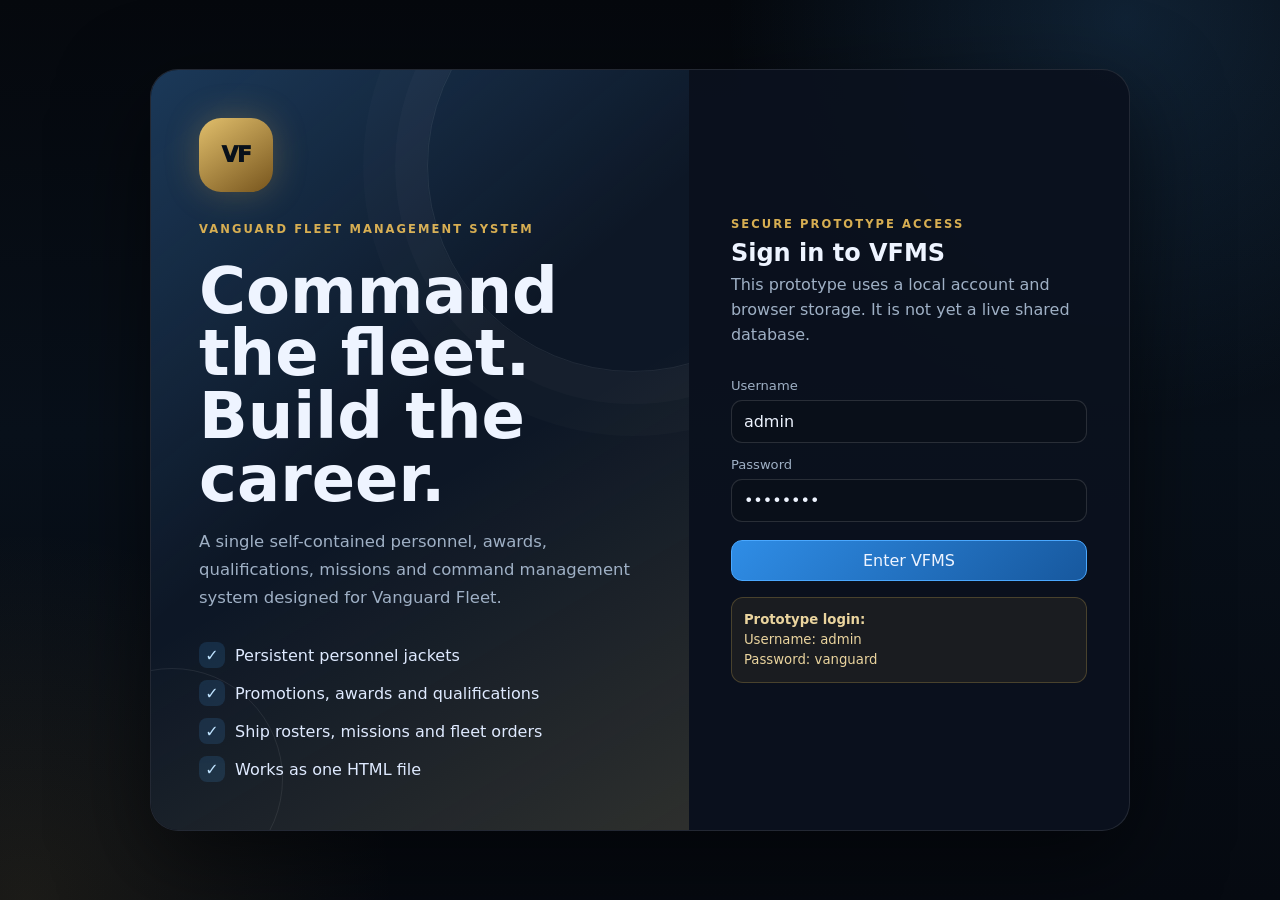
<file: VFMS.html>
<!DOCTYPE html>
<html lang="en">
<head>
<meta charset="UTF-8">
<meta name="viewport" content="width=device-width,initial-scale=1.0">
<meta name="description" content="Vanguard Fleet Management System — self-contained command dashboard and VPIN prototype.">
<title>Vanguard Fleet Management System</title>
<style>
:root{
  --bg:#060a11;
  --bg2:#0b121e;
  --panel:#101827;
  --panel2:#162235;
  --line:#29415d;
  --text:#eef4ff;
  --muted:#9fb0c5;
  --gold:#d7ae52;
  --gold2:#8f6824;
  --blue:#4aa8ff;
  --teal:#39c4bb;
  --green:#5fd38d;
  --red:#ff6a6a;
  --purple:#aa8cff;
  --orange:#ff9a55;
  --shadow:0 22px 55px rgba(0,0,0,.34);
  --radius:18px;
}
*{box-sizing:border-box}
html{scroll-behavior:smooth}
body{
  margin:0;
  min-height:100vh;
  color:var(--text);
  background:
    radial-gradient(circle at 88% 2%,rgba(74,168,255,.16),transparent 28%),
    radial-gradient(circle at 2% 100%,rgba(215,174,82,.10),transparent 24%),
    linear-gradient(180deg,#05080d,#08101a 48%,#060a11);
  font-family:Inter,ui-sans-serif,system-ui,-apple-system,BlinkMacSystemFont,"Segoe UI",sans-serif;
}
button,input,select,textarea{font:inherit}
button{cursor:pointer}
.hidden{display:none!important}
.app{min-height:100vh}
.login-screen{
  min-height:100vh;
  display:grid;
  place-items:center;
  padding:20px;
}
.login-shell{
  width:min(980px,96vw);
  display:grid;
  grid-template-columns:1.1fr .9fr;
  overflow:hidden;
  border:1px solid rgba(255,255,255,.10);
  border-radius:28px;
  background:rgba(11,18,30,.94);
  box-shadow:0 30px 90px rgba(0,0,0,.55);
}
.login-hero{
  min-height:610px;
  padding:48px;
  position:relative;
  overflow:hidden;
  background:
    linear-gradient(140deg,rgba(74,168,255,.23),transparent 46%),
    linear-gradient(330deg,rgba(215,174,82,.16),transparent 46%),
    #0d1726;
}
.login-hero:before,.login-hero:after{
  content:"";
  position:absolute;
  border-radius:50%;
  border:1px solid rgba(255,255,255,.08);
}
.login-hero:before{width:410px;height:410px;right:-150px;top:-110px;box-shadow:0 0 0 32px rgba(255,255,255,.02),0 0 0 64px rgba(255,255,255,.015)}
.login-hero:after{width:220px;height:220px;left:-90px;bottom:-60px}
.brand-mark{
  width:74px;height:74px;border-radius:22px;display:grid;place-items:center;
  background:linear-gradient(145deg,#e1bf6c,#77551d);
  color:#08101a;font-weight:950;font-size:1.35rem;letter-spacing:-.06em;
  box-shadow:0 0 34px rgba(215,174,82,.28);
}
.eyebrow{color:var(--gold);text-transform:uppercase;letter-spacing:.18em;font-weight:800;font-size:.72rem}
.login-hero h1{font-size:clamp(2.2rem,5vw,4.6rem);line-height:.98;margin:24px 0 18px;max-width:600px}
.login-hero p{color:var(--muted);max-width:590px;line-height:1.7;font-size:1.03rem}
.feature-list{display:grid;gap:12px;margin-top:30px}
.feature{display:flex;gap:10px;align-items:center;color:#dfeaff}
.feature span{width:26px;height:26px;border-radius:8px;display:grid;place-items:center;background:rgba(74,168,255,.14);color:#bfe3ff}
.login-panel{padding:42px;display:flex;flex-direction:column;justify-content:center}
.login-panel h2{margin:8px 0 6px}
.login-panel p{color:var(--muted);margin-top:0;line-height:1.55}
.form-field{display:grid;gap:7px;margin-top:14px}
.form-field label{font-size:.82rem;color:var(--muted)}
input,select,textarea{
  width:100%;
  color:var(--text);
  background:#090f19;
  border:1px solid rgba(255,255,255,.13);
  border-radius:11px;
  padding:11px 12px;
  outline:none;
}
input:focus,select:focus,textarea:focus{border-color:var(--blue);box-shadow:0 0 0 3px rgba(74,168,255,.11)}
textarea{min-height:100px;resize:vertical}
.btn{
  border:1px solid rgba(255,255,255,.12);
  border-radius:11px;
  background:var(--panel2);
  color:var(--text);
  padding:10px 14px;
  transition:.2s ease;
}
.btn:hover{transform:translateY(-1px);border-color:rgba(255,255,255,.25)}
.btn.primary{background:linear-gradient(135deg,#2f8de6,#17589e);border-color:#4aa8ff}
.btn.gold{background:linear-gradient(135deg,#e2be68,#8e6724);color:#0b1018;border-color:#f1d48d;font-weight:850}
.btn.danger{background:#30171b;border-color:#6d2c34;color:#ffd0d7}
.btn.block{width:100%;margin-top:18px}
.demo-note{margin-top:16px;padding:12px;border-radius:12px;border:1px solid rgba(215,174,82,.25);background:rgba(215,174,82,.08);color:#ead49e;font-size:.83rem;line-height:1.5}
.shell{
  min-height:100vh;
  display:grid;
  grid-template-columns:276px 1fr;
}
.sidebar{
  position:sticky;top:0;height:100vh;padding:20px 15px;
  background:rgba(6,10,17,.92);backdrop-filter:blur(16px);
  border-right:1px solid rgba(255,255,255,.08);
  z-index:30;
}
.brand{
  display:flex;align-items:center;gap:12px;padding:7px 10px 20px;
  border-bottom:1px solid rgba(255,255,255,.08)
}
.brand .brand-mark{width:49px;height:49px;border-radius:15px;font-size:.9rem}
.brand strong{display:block;letter-spacing:.08em}
.brand small{display:block;color:var(--muted);margin-top:3px}
.nav{display:grid;gap:5px;margin-top:17px}
.nav button{
  width:100%;border:0;background:transparent;color:var(--muted);
  padding:11px 13px;border-radius:12px;text-align:left;
  display:flex;align-items:center;gap:10px;
}
.nav button:hover,.nav button.active{
  color:var(--text);
  background:linear-gradient(90deg,rgba(74,168,255,.18),rgba(74,168,255,.03));
  box-shadow:inset 3px 0 0 var(--blue);
}
.icon{width:24px;text-align:center}
.sidebar-footer{
  position:absolute;left:15px;right:15px;bottom:16px;
  padding:12px;border:1px solid rgba(255,255,255,.08);
  border-radius:14px;background:var(--panel)
}
.status{display:flex;align-items:center;gap:8px;margin-top:8px;font-size:.84rem}
.dot{width:9px;height:9px;border-radius:50%;background:var(--green);box-shadow:0 0 12px rgba(95,211,141,.8)}
main{min-width:0;padding:21px 25px 42px}
.topbar{display:flex;justify-content:space-between;align-items:flex-start;gap:16px;margin-bottom:22px}
.topbar h1{margin:4px 0 0;font-size:clamp(1.6rem,3vw,2.45rem)}
.top-actions{display:flex;gap:9px;align-items:center}
.mobile-toggle{display:none}
.view{display:none;animation:fade .2s ease}
.view.active{display:block}
@keyframes fade{from{opacity:.45;transform:translateY(4px)}to{opacity:1;transform:none}}
.hero{
  position:relative;overflow:hidden;padding:24px;border:1px solid rgba(255,255,255,.09);
  border-radius:23px;background:
    linear-gradient(130deg,rgba(74,168,255,.18),transparent 46%),
    linear-gradient(315deg,rgba(215,174,82,.11),transparent 45%),var(--panel);
  box-shadow:var(--shadow);margin-bottom:18px
}
.hero:after{content:"";position:absolute;width:270px;height:270px;right:-85px;top:-145px;border:1px solid rgba(255,255,255,.08);border-radius:50%;box-shadow:0 0 0 25px rgba(255,255,255,.02),0 0 0 53px rgba(255,255,255,.015)}
.hero h2{margin:0 0 8px}
.hero p{margin:0;color:var(--muted);line-height:1.65;max-width:850px}
.metrics{display:grid;grid-template-columns:repeat(4,minmax(0,1fr));gap:13px;margin-bottom:18px}
.metric,.panel,.entity{
  border:1px solid rgba(255,255,255,.09);
  background:linear-gradient(180deg,rgba(255,255,255,.025),transparent),var(--panel);
  box-shadow:var(--shadow)
}
.metric{border-radius:17px;padding:16px}
.metric small{color:var(--muted)}
.metric strong{display:block;font-size:1.8rem;margin:7px 0 3px}
.trend{font-size:.77rem;color:var(--green)}
.grid2{display:grid;grid-template-columns:1.25fr .75fr;gap:17px}
.grid3{display:grid;grid-template-columns:repeat(3,minmax(0,1fr));gap:13px}
.panel{border-radius:var(--radius);overflow:hidden}
.panel-head{display:flex;justify-content:space-between;align-items:center;gap:10px;padding:15px 17px;border-bottom:1px solid rgba(255,255,255,.08)}
.panel-head h3{margin:0;font-size:1rem}
.panel-body{padding:16px 17px}
.quick-grid{display:grid;grid-template-columns:repeat(3,minmax(0,1fr));gap:11px}
.quick{
  border:1px solid rgba(255,255,255,.08);background:var(--panel2);color:var(--text);
  border-radius:14px;padding:14px;text-align:left;min-height:98px
}
.quick:hover{transform:translateY(-2px);border-color:var(--blue)}
.quick strong{display:block;margin:8px 0 4px}
.quick span{font-size:.77rem;color:var(--muted);line-height:1.45}
.list{display:grid;gap:10px}
.item{
  display:flex;justify-content:space-between;align-items:center;gap:12px;
  padding:12px;border-radius:13px;border:1px solid rgba(255,255,255,.07);background:var(--panel2)
}
.item strong{display:block;font-size:.9rem}
.item small{color:var(--muted)}
.badge{
  display:inline-flex;align-items:center;white-space:nowrap;
  border-radius:999px;padding:5px 9px;font-size:.72rem;
  color:#bfe3ff;background:rgba(74,168,255,.13);border:1px solid rgba(74,168,255,.30)
}
.badge.gold{color:#f3d896;background:rgba(215,174,82,.13);border-color:rgba(215,174,82,.33)}
.badge.green{color:#c2f4d2;background:rgba(95,211,141,.12);border-color:rgba(95,211,141,.31)}
.badge.red{color:#ffc3c3;background:rgba(255,106,106,.11);border-color:rgba(255,106,106,.28)}
.badge.purple{color:#d9ceff;background:rgba(170,140,255,.12);border-color:rgba(170,140,255,.29)}
.toolbar{display:flex;justify-content:space-between;gap:10px;flex-wrap:wrap;margin-bottom:13px}
.search-group{display:flex;gap:9px;flex-wrap:wrap}
.table-wrap{overflow:auto}
table{width:100%;border-collapse:collapse}
th,td{padding:12px;border-bottom:1px solid rgba(255,255,255,.07);text-align:left;font-size:.85rem}
th{color:var(--muted);font-size:.72rem;text-transform:uppercase;letter-spacing:.08em}
tr:hover td{background:rgba(255,255,255,.02)}
.avatar{
  width:34px;height:34px;border-radius:50%;display:inline-grid;place-items:center;margin-right:8px;
  background:linear-gradient(145deg,#25476c,#101a29);border:1px solid rgba(255,255,255,.13);
  font-size:.72rem;font-weight:850
}
.cards{display:grid;grid-template-columns:repeat(auto-fill,minmax(235px,1fr));gap:13px}
.entity{border-radius:16px;padding:16px}
.entity h3{margin:0 0 6px}
.entity p{margin:0;color:var(--muted);line-height:1.5;font-size:.83rem}
.meta{display:flex;gap:7px;flex-wrap:wrap;margin:13px 0}
.progress{height:9px;border-radius:999px;background:#070d15;overflow:hidden;border:1px solid rgba(255,255,255,.06)}
.progress span{display:block;height:100%;background:linear-gradient(90deg,var(--blue),var(--teal));border-radius:999px}
.progress-label{display:flex;justify-content:space-between;color:var(--muted);font-size:.79rem;margin:8px 0 6px}
.empty{padding:28px;text-align:center;color:var(--muted);border:1px dashed rgba(255,255,255,.13);border-radius:14px}
.profile-hero{
  display:grid;grid-template-columns:120px 1fr;gap:18px;align-items:center
}
.portrait{
  width:120px;height:145px;border-radius:17px;display:grid;place-items:center;
  background:linear-gradient(145deg,#203b58,#0c1623);
  border:1px solid rgba(255,255,255,.13);font-size:2rem;font-weight:900
}
.profile-stats{display:grid;grid-template-columns:repeat(3,1fr);gap:10px;margin-top:16px}
.statbox{padding:12px;border-radius:12px;background:var(--panel2);border:1px solid rgba(255,255,255,.06)}
.statbox small{display:block;color:var(--muted);margin-bottom:4px}
.tabs{display:flex;gap:8px;flex-wrap:wrap;margin:17px 0}
.tab{padding:9px 12px;border-radius:999px;border:1px solid rgba(255,255,255,.10);background:var(--panel2);color:var(--muted)}
.tab.active{color:#fff;border-color:var(--blue);background:rgba(74,168,255,.15)}
.tab-panel{display:none}
.tab-panel.active{display:block}
.ribbon-rack{display:flex;gap:7px;flex-wrap:wrap}
.ribbon{
  width:84px;height:28px;border:1px solid rgba(255,255,255,.22);border-radius:4px;
  background:linear-gradient(90deg,#d5af52 0 20%,#f1f1f1 20% 35%,#243f69 35% 65%,#f1f1f1 65% 80%,#d5af52 80%);
  box-shadow:inset 0 1px 0 rgba(255,255,255,.35)
}
dialog{
  width:min(650px,calc(100% - 28px));padding:0;
  border:1px solid rgba(255,255,255,.12);border-radius:20px;
  background:var(--panel);color:var(--text);box-shadow:0 30px 90px rgba(0,0,0,.65)
}
dialog::backdrop{background:rgba(0,0,0,.73);backdrop-filter:blur(5px)}
.modal-head,.modal-foot{display:flex;align-items:center;justify-content:space-between;gap:10px;padding:15px 17px}
.modal-head{border-bottom:1px solid rgba(255,255,255,.08)}
.modal-foot{border-top:1px solid rgba(255,255,255,.08);justify-content:flex-end}
.modal-head h3{margin:0}
.modal-body{padding:17px}
.form-grid{display:grid;grid-template-columns:1fr 1fr;gap:12px}
.form-field.full{grid-column:1/-1}
.toast{
  position:fixed;right:18px;bottom:18px;z-index:100;
  max-width:360px;padding:12px 14px;border-radius:12px;
  background:#11261a;border:1px solid #2b7748;color:#d8ffe4;
  box-shadow:var(--shadow);opacity:0;transform:translateY(10px);pointer-events:none;transition:.22s ease
}
.toast.show{opacity:1;transform:none}
@media(max-width:1040px){
  .metrics{grid-template-columns:repeat(2,1fr)}
  .grid2{grid-template-columns:1fr}
  .quick-grid{grid-template-columns:repeat(2,1fr)}
}
@media(max-width:780px){
  .login-shell{grid-template-columns:1fr}.login-hero{min-height:auto;padding:34px}.login-panel{padding:30px}
  .shell{grid-template-columns:1fr}
  .sidebar{position:fixed;left:-295px;width:276px;transition:.22s ease}
  .sidebar.open{left:0}
  .mobile-toggle{display:inline-flex}
  main{padding:17px 13px 36px}
  .top-actions .btn:not(.keep){display:none}
  .profile-hero{grid-template-columns:1fr}
  .portrait{width:100%;height:180px}
  .profile-stats{grid-template-columns:1fr 1fr}
  .grid3{grid-template-columns:1fr 1fr}
  .form-grid{grid-template-columns:1fr}.form-field.full{grid-column:auto}
}
@media(max-width:520px){
  .metrics,.grid3,.profile-stats{grid-template-columns:1fr}
  .quick-grid{grid-template-columns:1fr}
}
</style>
</head>
<body>

<section class="login-screen" id="loginScreen">
  <div class="login-shell">
    <div class="login-hero">
      <div class="brand-mark">VF</div>
      <div class="eyebrow" style="margin-top:30px">Vanguard Fleet Management System</div>
      <h1>Command the fleet. Build the career.</h1>
      <p>A single self-contained personnel, awards, qualifications, missions and command management system designed for Vanguard Fleet.</p>
      <div class="feature-list">
        <div class="feature"><span>✓</span> Persistent personnel jackets</div>
        <div class="feature"><span>✓</span> Promotions, awards and qualifications</div>
        <div class="feature"><span>✓</span> Ship rosters, missions and fleet orders</div>
        <div class="feature"><span>✓</span> Works as one HTML file</div>
      </div>
    </div>
    <div class="login-panel">
      <div class="eyebrow">Secure Prototype Access</div>
      <h2>Sign in to VFMS</h2>
      <p>This prototype uses a local account and browser storage. It is not yet a live shared database.</p>
      <div class="form-field"><label>Username</label><input id="loginUser" value="admin"></div>
      <div class="form-field"><label>Password</label><input id="loginPass" type="password" value="vanguard"></div>
      <button class="btn primary block" id="loginBtn">Enter VFMS</button>
      <div class="demo-note"><strong>Prototype login:</strong><br>Username: admin<br>Password: vanguard</div>
    </div>
  </div>
</section>

<div class="shell hidden" id="systemShell">
  <aside class="sidebar" id="sidebar">
    <div class="brand">
      <div class="brand-mark">VF</div>
      <div><strong>VANGUARD FLEET</strong><small>Management System</small></div>
    </div>
    <nav class="nav">
      <button class="active" data-view="dashboard"><span class="icon">⌂</span>Dashboard</button>
      <button data-view="personnel"><span class="icon">👤</span>Personnel</button>
      <button data-view="vpin"><span class="icon">🪪</span>VPIN</button>
      <button data-view="applications"><span class="icon">📥</span>Applications</button>
      <button data-view="ships"><span class="icon">🚀</span>Ships</button>
      <button data-view="academy"><span class="icon">🎓</span>Academy</button>
      <button data-view="awards"><span class="icon">🏅</span>Awards</button>
      <button data-view="qualifications"><span class="icon">◈</span>Qualifications</button>
      <button data-view="missions"><span class="icon">🪐</span>Missions</button>
      <button data-view="orders"><span class="icon">📜</span>Fleet Orders</button>
      <button data-view="settings"><span class="icon">⚙</span>Settings</button>
    </nav>
    <div class="sidebar-footer">
      <small style="color:var(--muted)">System status</small>
      <div class="status"><span class="dot"></span>Local prototype operational</div>
    </div>
  </aside>

  <main>
    <header class="topbar">
      <div style="display:flex;gap:10px;align-items:flex-start">
        <button class="btn mobile-toggle keep" id="menuToggle">☰</button>
        <div><div class="eyebrow">Fleet Command Access</div><h1 id="pageTitle">Command Dashboard</h1></div>
      </div>
      <div class="top-actions">
        <button class="btn" id="exportBtn">Export</button>
        <button class="btn primary" data-action="quick">New Action</button>
        <button class="btn danger keep" id="logoutBtn">Sign Out</button>
      </div>
    </header>

    <section class="view active" id="dashboard">
      <div class="hero">
        <h2>Welcome to Fleet Command</h2>
        <p>Manage personnel, assignments, qualifications, decorations, missions and fleet records from one unified command interface.</p>
      </div>
      <div class="metrics">
        <div class="metric"><small>Active Personnel</small><strong id="mPersonnel">0</strong><span class="trend">Current active roster</span></div>
        <div class="metric"><small>Commissioned Ships</small><strong id="mShips">0</strong><span class="trend">Fleet registry</span></div>
        <div class="metric"><small>Pending Applications</small><strong id="mApps">0</strong><span class="trend">Requires review</span></div>
        <div class="metric"><small>Active Missions</small><strong id="mMissions">0</strong><span class="trend">Current operations</span></div>
      </div>
      <div class="grid2">
        <div class="panel">
          <div class="panel-head"><h3>Command Actions</h3><span class="badge">Interactive</span></div>
          <div class="panel-body">
            <div class="quick-grid">
              <button class="quick" data-action="promote">⭐<strong>Promote Officer</strong><span>Advance rank and record service history.</span></button>
              <button class="quick" data-action="award">🏅<strong>Issue Decoration</strong><span>Add medal, ribbon and citation.</span></button>
              <button class="quick" data-action="qualify">◈<strong>Add Qualification</strong><span>Assign training credentials.</span></button>
              <button class="quick" data-action="transfer">↔<strong>Transfer Personnel</strong><span>Change ship, billet or division.</span></button>
              <button class="quick" data-action="mission">🪐<strong>Create Mission</strong><span>Open a fleet or ship operation.</span></button>
              <button class="quick" data-action="order">📜<strong>Publish Fleet Order</strong><span>Issue an official directive.</span></button>
            </div>
          </div>
        </div>
        <div class="panel">
          <div class="panel-head"><h3>Recent Activity</h3><button class="btn" data-view-jump="settings">Audit</button></div>
          <div class="panel-body"><div class="list" id="recentActivity"></div></div>
        </div>
      </div>
    </section>

    <section class="view" id="personnel">
      <div class="toolbar">
        <div class="search-group">
          <input id="personnelSearch" placeholder="Search personnel...">
          <select id="divisionFilter"><option value="">All divisions</option><option>Command</option><option>Medical</option><option>Science</option><option>Operations</option><option>Security</option><option>Flight</option></select>
        </div>
        <button class="btn primary" data-action="personnel">Add Personnel</button>
      </div>
      <div class="panel">
        <div class="panel-head"><h3>Fleet Personnel Roster</h3><span class="badge" id="personnelCount">0 records</span></div>
        <div class="table-wrap">
          <table>
            <thead><tr><th>Officer</th><th>Rank</th><th>Ship</th><th>Division</th><th>Billet</th><th>Status</th><th></th></tr></thead>
            <tbody id="personnelTable"></tbody>
          </table>
        </div>
      </div>
    </section>

    <section class="view" id="vpin">
      <div class="panel">
        <div class="panel-head"><h3>Vanguard Personnel Information Network</h3><select id="vpinSelector"></select></div>
        <div class="panel-body" id="vpinContent"></div>
      </div>
    </section>

    <section class="view" id="applications">
      <div class="cards" id="applicationsGrid"></div>
    </section>

    <section class="view" id="ships">
      <div class="toolbar"><div></div><button class="btn primary" data-action="ship">Commission Ship</button></div>
      <div class="cards" id="shipsGrid"></div>
    </section>

    <section class="view" id="academy">
      <div class="grid3">
        <div class="metric"><small>Cadets Enrolled</small><strong>2</strong><span class="trend">Across current courses</span></div>
        <div class="metric"><small>Courses Available</small><strong>6</strong><span class="trend">Core curriculum</span></div>
        <div class="metric"><small>Graduation Rate</small><strong>85%</strong><span class="trend">Prototype estimate</span></div>
      </div>
      <div class="cards" style="margin-top:16px" id="academyGrid"></div>
    </section>

    <section class="view" id="awards">
      <div class="toolbar"><div></div><button class="btn gold" data-action="award">Issue Decoration</button></div>
      <div class="cards" id="awardsGrid"></div>
    </section>

    <section class="view" id="qualifications">
      <div class="toolbar"><div></div><button class="btn primary" data-action="qualify">Add Qualification</button></div>
      <div class="cards" id="qualificationsGrid"></div>
    </section>

    <section class="view" id="missions">
      <div class="toolbar"><div></div><button class="btn primary" data-action="mission">Create Mission</button></div>
      <div class="cards" id="missionsGrid"></div>
    </section>

    <section class="view" id="orders">
      <div class="toolbar"><div></div><button class="btn gold" data-action="order">Publish Fleet Order</button></div>
      <div class="list" id="ordersList"></div>
    </section>

    <section class="view" id="settings">
      <div class="grid2">
        <div class="panel">
          <div class="panel-head"><h3>Prototype Settings</h3></div>
          <div class="panel-body">
            <div class="form-field"><label>Fleet Name</label><input id="fleetName" value="Vanguard Fleet"></div>
            <div class="form-field"><label>Fleet Motto</label><input id="fleetMotto" value="More Than a Star Trek RPG"></div>
            <button class="btn primary" id="saveSettings" style="margin-top:14px">Save Settings</button>
            <button class="btn danger" id="resetData" style="margin-top:14px">Reset Prototype Data</button>
          </div>
        </div>
        <div class="panel">
          <div class="panel-head"><h3>Audit Log</h3></div>
          <div class="panel-body"><div class="list" id="auditList"></div></div>
        </div>
      </div>
    </section>
  </main>
</div>

<dialog id="actionModal">
  <form method="dialog" id="actionForm">
    <div class="modal-head"><h3 id="modalTitle">New Action</h3><button class="btn" value="cancel">✕</button></div>
    <div class="modal-body"><input type="hidden" id="actionType"><div class="form-grid" id="modalFields"></div></div>
    <div class="modal-foot"><button class="btn" value="cancel">Cancel</button><button class="btn primary" type="submit">Save Record</button></div>
  </form>
</dialog>

<dialog id="quickModal">
  <div class="modal-head"><h3>Select Command Action</h3><button class="btn" onclick="document.getElementById('quickModal').close()">✕</button></div>
  <div class="modal-body">
    <div class="quick-grid">
      <button class="quick" data-action="promote"><strong>Promote Officer</strong><span>Advance rank.</span></button>
      <button class="quick" data-action="award"><strong>Issue Decoration</strong><span>Add a medal and citation.</span></button>
      <button class="quick" data-action="qualify"><strong>Add Qualification</strong><span>Record a credential.</span></button>
      <button class="quick" data-action="mission"><strong>Create Mission</strong><span>Open an operation.</span></button>
    </div>
  </div>
</dialog>

<div class="toast" id="toast"></div>

<script>
const seed={
 personnel:[
  {id:"p1",name:"Sovak",service:"VF-2403-001",rank:"Lieutenant Junior Grade",ship:"USS Discovery",division:"Medical",department:"Medical",billet:"Medical Officer",status:"Active",species:"Vulcan",homeworld:"Vulcan",bio:"Vulcan medical officer specializing in xenomedicine, battlefield trauma and neurological diagnostics.",qualifications:["Academy Graduate","Medical Officer","Xenomedicine","Trauma Specialist","Bridge Officer"],awards:[],timeline:[{date:"2403.06",title:"Assigned to USS Discovery",details:"Reported aboard as Medical Officer."}]}
 ],
 ships:[
  {id:"s1",name:"USS Discovery",registry:"NCC-78393-B",className:"Prometheus Tactical Cruiser",status:"Operational",crew:1,openBillets:8,description:"A multivector tactical cruiser assigned to Vanguard Fleet operations."}
 ],
 applications:[
  {id:"a1",name:"T'Vel",division:"Science",billet:"Science Officer",status:"Pending"},
  {id:"a2",name:"Marcus Vale",division:"Operations",billet:"Engineering Officer",status:"Pending"}
 ],
 awards:[
  {code:"VF-AWD-001",name:"Star of Vanguard",category:"Fleet Decoration",criteria:"Exceptional service of the highest order."},
  {code:"VF-AWD-002",name:"Vanguard Cross",category:"Fleet Decoration",criteria:"Extraordinary courage and leadership."},
  {code:"VF-AWD-003",name:"Medal of Valor",category:"Valor",criteria:"Heroism under extreme conditions."},
  {code:"VF-AWD-004",name:"Distinguished Service Medal",category:"Service",criteria:"Sustained distinguished service."},
  {code:"VF-AWD-005",name:"Fleet Commendation Medal",category:"Commendation",criteria:"Meritorious contribution to Vanguard Fleet."}
 ],
 qualifications:[
  {code:"VF-ACA-001",name:"Academy Graduate",division:"Academy",description:"Completed the core Vanguard Fleet Academy curriculum."},
  {code:"VF-CMD-001",name:"Bridge Officer",division:"Command",description:"Qualified for bridge watchstanding duties."},
  {code:"VF-MED-001",name:"Medical Officer",division:"Medical",description:"Qualified to serve as a commissioned medical officer."},
  {code:"VF-MED-002",name:"Trauma Specialist",division:"Medical",description:"Advanced trauma and emergency medicine qualification."},
  {code:"VF-MED-003",name:"Xenomedicine",division:"Medical",description:"Advanced multispecies medical qualification."},
  {code:"VF-OPS-001",name:"Engineering",division:"Operations",description:"Qualified in starship engineering operations."},
  {code:"VF-SCI-001",name:"Science Officer",division:"Science",description:"Qualified for commissioned science duties."}
 ],
 missions:[
  {id:"m1",title:"Operation Silent Horizon",ship:"USS Discovery",status:"Active",stardate:"2406.202",summary:"Investigate anomalous subspace activity beyond charted patrol routes."}
 ],
 orders:[
  {id:"o1",number:"VFCO-001",title:"Establishment of the Vanguard Personnel Information Network",date:new Date().toLocaleDateString(),status:"Active"}
 ],
 audit:[
  {time:new Date().toLocaleString(),text:"VFMS self-contained prototype initialized."},
  {time:new Date().toLocaleString(),text:"Lt. JG Sovak personnel record loaded."}
 ],
 settings:{fleetName:"Vanguard Fleet",motto:"More Than a Star Trek RPG"}
};
const KEY="vfms-onefile-v1";
let data=JSON.parse(localStorage.getItem(KEY)||"null")||seed;
const $=(s,r=document)=>r.querySelector(s), $$=(s,r=document)=>[...r.querySelectorAll(s)];
const titles={dashboard:"Command Dashboard",personnel:"Personnel Management",vpin:"VPIN Personnel Jackets",applications:"Application Review",ships:"Fleet Registry",academy:"Vanguard Academy",awards:"Decorations & Awards",qualifications:"Qualification Database",missions:"Mission Operations",orders:"Fleet Orders",settings:"System Settings"};
function save(){localStorage.setItem(KEY,JSON.stringify(data));renderAll()}
function log(text){data.audit.unshift({time:new Date().toLocaleString(),text})}
function notify(msg){const t=$("#toast");t.textContent=msg;t.classList.add("show");clearTimeout(window._t);window._t=setTimeout(()=>t.classList.remove("show"),2600)}
function showView(id){$$(".view").forEach(v=>v.classList.toggle("active",v.id===id));$$(".nav button").forEach(b=>b.classList.toggle("active",b.dataset.view===id));$("#pageTitle").textContent=titles[id]||"VFMS";$("#sidebar").classList.remove("open");scrollTo({top:0,behavior:"smooth"})}
function badge(div){const m={Medical:"green",Command:"gold",Science:"",Operations:"red",Security:"red",Flight:"purple",Academy:""};return `<span class="badge ${m[div]||""}">${div}</span>`}
function renderMetrics(){$("#mPersonnel").textContent=data.personnel.filter(p=>p.status==="Active").length;$("#mShips").textContent=data.ships.length;$("#mApps").textContent=data.applications.length;$("#mMissions").textContent=data.missions.filter(m=>m.status==="Active").length}
function renderPersonnel(){
 const q=$("#personnelSearch").value.toLowerCase(),d=$("#divisionFilter").value;
 const rows=data.personnel.filter(p=>(!q||[p.name,p.rank,p.ship,p.billet,p.service].join(" ").toLowerCase().includes(q))&&(!d||p.division===d));
 $("#personnelTable").innerHTML=rows.map(p=>`<tr><td><span class="avatar">${p.name.slice(0,2).toUpperCase()}</span><strong>${p.name}</strong><br><small style="color:var(--muted)">${p.service}</small></td><td>${p.rank}</td><td>${p.ship}</td><td>${badge(p.division)}</td><td>${p.billet}</td><td><span class="badge green">${p.status}</span></td><td><button class="btn" onclick="openOfficer('${p.id}')">View</button></td></tr>`).join("")||`<tr><td colspan="7"><div class="empty">No matching records.</div></td></tr>`;
 $("#personnelCount").textContent=`${rows.length} record${rows.length===1?"":"s"}`
}
function renderApplications(){
 $("#applicationsGrid").innerHTML=data.applications.map(a=>`<article class="entity"><div class="eyebrow">${a.status} Application</div><h3>${a.name}</h3><p>${a.division} Division · ${a.billet}</p><div class="meta">${badge(a.division)}<span class="badge gold">${a.status}</span></div><div style="display:flex;gap:8px"><button class="btn primary" onclick="reviewApp('${a.id}',true)">Approve</button><button class="btn danger" onclick="reviewApp('${a.id}',false)">Decline</button></div></article>`).join("")||`<div class="empty">No pending applications.</div>`
}
function reviewApp(id,approve){
 const a=data.applications.find(x=>x.id===id);if(!a)return;
 if(approve){data.personnel.push({id:crypto.randomUUID(),name:a.name,service:`VF-2406-${String(data.personnel.length+1).padStart(3,"0")}`,rank:"Ensign",ship:"Unassigned",division:a.division,department:a.division,billet:a.billet,status:"Active",species:"Unknown",homeworld:"Unknown",bio:"",qualifications:["Academy Graduate"],awards:[],timeline:[{date:new Date().toLocaleDateString(),title:"Entered Vanguard Fleet service",details:"Application approved by Fleet Command."}]});log(`Application approved for ${a.name}.`);notify(`${a.name} approved.`)}else{log(`Application declined for ${a.name}.`);notify(`${a.name} declined.`)}
 data.applications=data.applications.filter(x=>x.id!==id);save()
}
function renderShips(){
 $("#shipsGrid").innerHTML=data.ships.map(s=>`<article class="entity"><div class="eyebrow">${s.registry}</div><h3>${s.name}</h3><p>${s.className}</p><div class="meta"><span class="badge green">${s.status}</span><span class="badge">${s.crew} crew</span><span class="badge gold">${s.openBillets} open billets</span></div><div class="progress-label"><span>Staffing</span><span>${Math.round((s.crew/(s.crew+s.openBillets))*100)}%</span></div><div class="progress"><span style="width:${Math.round((s.crew/(s.crew+s.openBillets))*100)}%"></span></div></article>`).join("")
}
function renderAcademy(){
 const c=[["Fleet Orientation","Core","100"],["Roleplay Fundamentals","Core","80"],["Bridge Officer Qualification","Command","50"],["Medical Officer Qualification","Medical","50"],["Engineering Fundamentals","Operations","25"],["Science Officer Qualification","Science","25"]];
 $("#academyGrid").innerHTML=c.map(x=>`<article class="entity"><div class="eyebrow">${x[1]}</div><h3>${x[0]}</h3><p>Training module with lessons, assessment and instructor approval.</p><div class="meta"><span class="badge">${x[2]}% configured</span></div><div class="progress"><span style="width:${x[2]}%"></span></div></article>`).join("")
}
function renderAwards(){
 $("#awardsGrid").innerHTML=data.awards.map(a=>`<article class="entity"><div class="eyebrow">${a.code}</div><h3>${a.name}</h3><p>${a.criteria}</p><div class="meta"><span class="badge gold">${a.category}</span></div><button class="btn gold" onclick="openAction('award',null,'${a.name.replaceAll("'","\\'")}')">Issue Award</button></article>`).join("")
}
function renderQualifications(){
 $("#qualificationsGrid").innerHTML=data.qualifications.map(q=>`<article class="entity"><div class="eyebrow">${q.code}</div><h3>${q.name}</h3><p>${q.description}</p><div class="meta">${badge(q.division)}</div><button class="btn primary" onclick="openAction('qualify',null,'${q.name.replaceAll("'","\\'")}')">Assign Qualification</button></article>`).join("")
}
function renderMissions(){
 $("#missionsGrid").innerHTML=data.missions.map(m=>`<article class="entity"><div class="eyebrow">Stardate ${m.stardate}</div><h3>${m.title}</h3><p>${m.summary}</p><div class="meta"><span class="badge green">${m.status}</span><span class="badge">${m.ship}</span></div></article>`).join("")||`<div class="empty">No missions entered.</div>`
}
function renderOrders(){
 $("#ordersList").innerHTML=data.orders.map(o=>`<div class="item"><div><strong>${o.number} — ${o.title}</strong><small>Issued ${o.date}</small></div><span class="badge gold">${o.status}</span></div>`).join("")
}
function renderAudit(){
 $("#auditList").innerHTML=data.audit.slice(0,20).map(a=>`<div class="item"><div><strong>${a.text}</strong><small>${a.time}</small></div><span class="badge">Recorded</span></div>`).join("")||`<div class="empty">No audit records.</div>`;
 $("#recentActivity").innerHTML=data.audit.slice(0,5).map(a=>`<div class="item"><div><strong>${a.text}</strong><small>${a.time}</small></div></div>`).join("")
}
function renderVPIN(){
 $("#vpinSelector").innerHTML=data.personnel.map(p=>`<option value="${p.id}">${p.rank} ${p.name}</option>`).join("");
 renderVPINRecord($("#vpinSelector").value||data.personnel[0]?.id)
}
function renderVPINRecord(id){
 const p=data.personnel.find(x=>x.id===id);if(!p){$("#vpinContent").innerHTML=`<div class="empty">No personnel record selected.</div>`;return}
 $("#vpinContent").innerHTML=`
 <div class="profile-hero"><div class="portrait">${p.name.slice(0,2).toUpperCase()}</div><div><div class="eyebrow">${p.service}</div><h2 style="margin:5px 0">${p.rank} ${p.name}</h2><p style="color:var(--muted);margin:0">${p.species} · ${p.homeworld}</p><div class="profile-stats"><div class="statbox"><small>Assignment</small>${p.ship}</div><div class="statbox"><small>Billet</small>${p.billet}</div><div class="statbox"><small>Division</small>${p.division}</div></div></div></div>
 <div class="tabs"><button class="tab active" data-tab="overview">Overview</button><button class="tab" data-tab="qualificationsTab">Qualifications</button><button class="tab" data-tab="awardsTab">Awards</button><button class="tab" data-tab="timelineTab">Timeline</button></div>
 <div class="tab-panel active" id="overview"><div class="panel" style="box-shadow:none"><div class="panel-body"><p style="color:var(--muted);line-height:1.7">${p.bio||"No biography entered."}</p><button class="btn" onclick="openOfficer('${p.id}')">Edit Personnel Jacket</button></div></div></div>
 <div class="tab-panel" id="qualificationsTab"><div class="cards">${p.qualifications.map(q=>`<div class="entity"><div class="eyebrow">Qualification</div><h3>${q}</h3></div>`).join("")||`<div class="empty">No qualifications recorded.</div>`}</div></div>
 <div class="tab-panel" id="awardsTab"><div class="ribbon-rack">${p.awards.map(()=>`<div class="ribbon"></div>`).join("")}</div><div class="cards" style="margin-top:14px">${p.awards.map(a=>`<div class="entity"><div class="eyebrow">Decoration</div><h3>${a}</h3></div>`).join("")||`<div class="empty">No awards recorded.</div>`}</div></div>
 <div class="tab-panel" id="timelineTab"><div class="list">${p.timeline.map(t=>`<div class="item"><div><strong>${t.title}</strong><small>${t.date}</small><p style="color:var(--muted);margin:6px 0 0">${t.details||""}</p></div></div>`).join("")||`<div class="empty">No service history recorded.</div>`}</div></div>`;
 $$(".tab").forEach(b=>b.onclick=()=>{$$(".tab").forEach(x=>x.classList.remove("active"));$$(".tab-panel").forEach(x=>x.classList.remove("active"));b.classList.add("active");$("#"+b.dataset.tab).classList.add("active")})
}
function renderSettings(){$("#fleetName").value=data.settings.fleetName;$("#fleetMotto").value=data.settings.motto}
function renderAll(){renderMetrics();renderPersonnel();renderApplications();renderShips();renderAcademy();renderAwards();renderQualifications();renderMissions();renderOrders();renderAudit();renderVPIN();renderSettings()}
function field(label,name,type="text",value="",full=false,options=[]){
 return `<div class="form-field ${full?"full":""}"><label>${label}</label>${type==="select"?`<select name="${name}" required>${options.map(o=>`<option ${o===value?"selected":""}>${o}</option>`).join("")}</select>`:type==="textarea"?`<textarea name="${name}" required>${value||""}</textarea>`:`<input name="${name}" type="${type}" value="${value||""}" required>`}</div>`
}
function openOfficer(id){openAction("editPersonnel",data.personnel.find(x=>x.id===id))}
function openAction(type,record=null,preset=""){
 if($("#quickModal").open)$("#quickModal").close();
 $("#actionType").value=type;let title="",html="";
 const people=data.personnel.map(p=>p.name),ships=data.ships.map(s=>s.name).concat(["Unassigned"]);
 if(type==="quick"){$("#quickModal").showModal();return}
 if(type==="personnel"){title="Add Personnel";html=field("Name","name")+field("Service Number","service","text",`VF-2406-${String(data.personnel.length+1).padStart(3,"0")}`)+field("Rank","rank","select","Ensign",false,["Ensign","Lieutenant Junior Grade","Lieutenant","Lieutenant Commander","Commander","Captain"])+field("Ship","ship","select","Unassigned",false,ships)+field("Division","division","select","Command",false,["Command","Medical","Science","Operations","Security","Flight"])+field("Billet","billet")}
 if(type==="editPersonnel"){title=`Edit Personnel Jacket — ${record.name}`;html=field("Name","name","text",record.name)+field("Service Number","service","text",record.service)+field("Rank","rank","text",record.rank)+field("Ship","ship","select",record.ship,false,ships)+field("Division","division","select",record.division,false,["Command","Medical","Science","Operations","Security","Flight"])+field("Billet","billet","text",record.billet)+field("Species","species","text",record.species)+field("Homeworld","homeworld","text",record.homeworld)+field("Biography","bio","textarea",record.bio,true)+field("Qualifications","qualifications","textarea",record.qualifications.join(", "),true)+field("Awards","awards","textarea",record.awards.join(", "),true)+`<input type="hidden" name="id" value="${record.id}">`}
 if(type==="promote"){title="Promote Officer";html=field("Officer","person","select","",false,people)+field("New Rank","rank","select","",false,["Ensign","Lieutenant Junior Grade","Lieutenant","Lieutenant Commander","Commander","Captain","Commodore","Rear Admiral"])}
 if(type==="award"){title="Issue Decoration";html=field("Officer","person","select","",false,people)+field("Decoration","award","select",preset,false,data.awards.map(a=>a.name))+field("Citation","citation","textarea","",true)}
 if(type==="qualify"){title="Add Qualification";html=field("Officer","person","select","",false,people)+field("Qualification","qualification","select",preset,false,data.qualifications.map(q=>q.name))+field("Approving Authority","authority","text","Vanguard Fleet Academy",true)}
 if(type==="transfer"){title="Transfer Personnel";html=field("Officer","person","select","",false,people)+field("New Ship","ship","select","",false,ships)+field("New Billet","billet")+field("Division","division","select","",false,["Command","Medical","Science","Operations","Security","Flight"])}
 if(type==="mission"){title="Create Mission";html=field("Mission Title","title")+field("Assigned Ship","ship","select","",false,ships)+field("Stardate","stardate","text","2406.")+field("Status","status","select","Active",false,["Active","Planned","Completed"])+field("Mission Summary","summary","textarea","",true)}
 if(type==="order"){title="Publish Fleet Order";html=field("Order Number","number","text",`VFCO-${String(data.orders.length+1).padStart(3,"0")}`)+field("Status","status","select","Active",false,["Active","Superseded","Archived"])+field("Title","title","text","",true)}
 if(type==="ship"){title="Commission Ship";html=field("Ship Name","name")+field("Registry","registry")+field("Class","className")+field("Status","status","select","Operational",false,["Operational","Refit","Reserve","Decommissioned"])+field("Open Billets","openBillets","number","10")}
 $("#modalTitle").textContent=title;$("#modalFields").innerHTML=html;$("#actionModal").showModal()
}
$("#actionForm").onsubmit=e=>{
 e.preventDefault();const type=$("#actionType").value,f=Object.fromEntries(new FormData(e.target).entries());
 if(type==="personnel"){data.personnel.push({id:crypto.randomUUID(),...f,status:"Active",species:"Unknown",homeworld:"Unknown",bio:"",qualifications:[],awards:[],timeline:[{date:new Date().toLocaleDateString(),title:"Personnel record created",details:"Entered into VPIN."}]});log(`Personnel record created for ${f.name}.`)}
 if(type==="editPersonnel"){const p=data.personnel.find(x=>x.id===f.id);Object.assign(p,{name:f.name,service:f.service,rank:f.rank,ship:f.ship,division:f.division,billet:f.billet,species:f.species,homeworld:f.homeworld,bio:f.bio,qualifications:f.qualifications.split(",").map(x=>x.trim()).filter(Boolean),awards:f.awards.split(",").map(x=>x.trim()).filter(Boolean)});log(`Personnel jacket updated for ${p.name}.`)}
 if(type==="promote"){const p=data.personnel.find(x=>x.name===f.person);p.rank=f.rank;p.timeline.unshift({date:new Date().toLocaleDateString(),title:`Promoted to ${f.rank}`,details:"Promotion authorized by Fleet Command."});log(`${p.name} promoted to ${f.rank}.`)}
 if(type==="award"){const p=data.personnel.find(x=>x.name===f.person);if(!p.awards.includes(f.award))p.awards.push(f.award);p.timeline.unshift({date:new Date().toLocaleDateString(),title:`Awarded ${f.award}`,details:f.citation});log(`${f.award} issued to ${p.name}.`)}
 if(type==="qualify"){const p=data.personnel.find(x=>x.name===f.person);if(!p.qualifications.includes(f.qualification))p.qualifications.push(f.qualification);p.timeline.unshift({date:new Date().toLocaleDateString(),title:`Earned ${f.qualification}`,details:`Approved by ${f.authority}.`});log(`${f.qualification} assigned to ${p.name}.`)}
 if(type==="transfer"){const p=data.personnel.find(x=>x.name===f.person);Object.assign(p,{ship:f.ship,billet:f.billet,division:f.division});p.timeline.unshift({date:new Date().toLocaleDateString(),title:`Transferred to ${f.ship}`,details:`Assigned as ${f.billet}.`});log(`${p.name} transferred to ${f.ship}.`)}
 if(type==="mission"){data.missions.unshift({id:crypto.randomUUID(),...f});log(`Mission created: ${f.title}.`)}
 if(type==="order"){data.orders.unshift({id:crypto.randomUUID(),...f,date:new Date().toLocaleDateString()});log(`Fleet order published: ${f.number}.`)}
 if(type==="ship"){data.ships.push({id:crypto.randomUUID(),...f,crew:0,openBillets:Number(f.openBillets),description:""});log(`${f.name} commissioned.`)}
 save();$("#actionModal").close();notify("Record saved successfully.")
};
$$("[data-view]").forEach(b=>b.onclick=()=>showView(b.dataset.view));
$$("[data-view-jump]").forEach(b=>b.onclick=()=>showView(b.dataset.viewJump));
$$("[data-action]").forEach(b=>b.onclick=()=>openAction(b.dataset.action));
$("#menuToggle").onclick=()=>$("#sidebar").classList.toggle("open");
$("#personnelSearch").oninput=renderPersonnel;$("#divisionFilter").onchange=renderPersonnel;
$("#vpinSelector").onchange=e=>renderVPINRecord(e.target.value);
$("#saveSettings").onclick=()=>{data.settings.fleetName=$("#fleetName").value;data.settings.motto=$("#fleetMotto").value;log("Fleet settings updated.");save();notify("Settings saved.")};
$("#resetData").onclick=()=>{if(confirm("Reset all prototype data?")){localStorage.removeItem(KEY);data=JSON.parse(JSON.stringify(seed));save();notify("Prototype reset.")}};
$("#exportBtn").onclick=()=>{const b=new Blob([JSON.stringify(data,null,2)],{type:"application/json"}),u=URL.createObjectURL(b),a=document.createElement("a");a.href=u;a.download="vfms-data.json";a.click();URL.revokeObjectURL(u);log("VFMS data exported.");save();notify("Data exported.")};
$("#loginBtn").onclick=()=>{if($("#loginUser").value==="admin"&&$("#loginPass").value==="vanguard"){$("#loginScreen").classList.add("hidden");$("#systemShell").classList.remove("hidden");sessionStorage.setItem("vfms-auth","1");renderAll()}else notify("Incorrect prototype login.")};
$("#logoutBtn").onclick=()=>{sessionStorage.removeItem("vfms-auth");$("#systemShell").classList.add("hidden");$("#loginScreen").classList.remove("hidden")};
if(sessionStorage.getItem("vfms-auth")==="1"){$("#loginScreen").classList.add("hidden");$("#systemShell").classList.remove("hidden");renderAll()}
window.openAction=openAction;window.openOfficer=openOfficer;window.reviewApp=reviewApp;
</script>
</body>
</html>
</file>
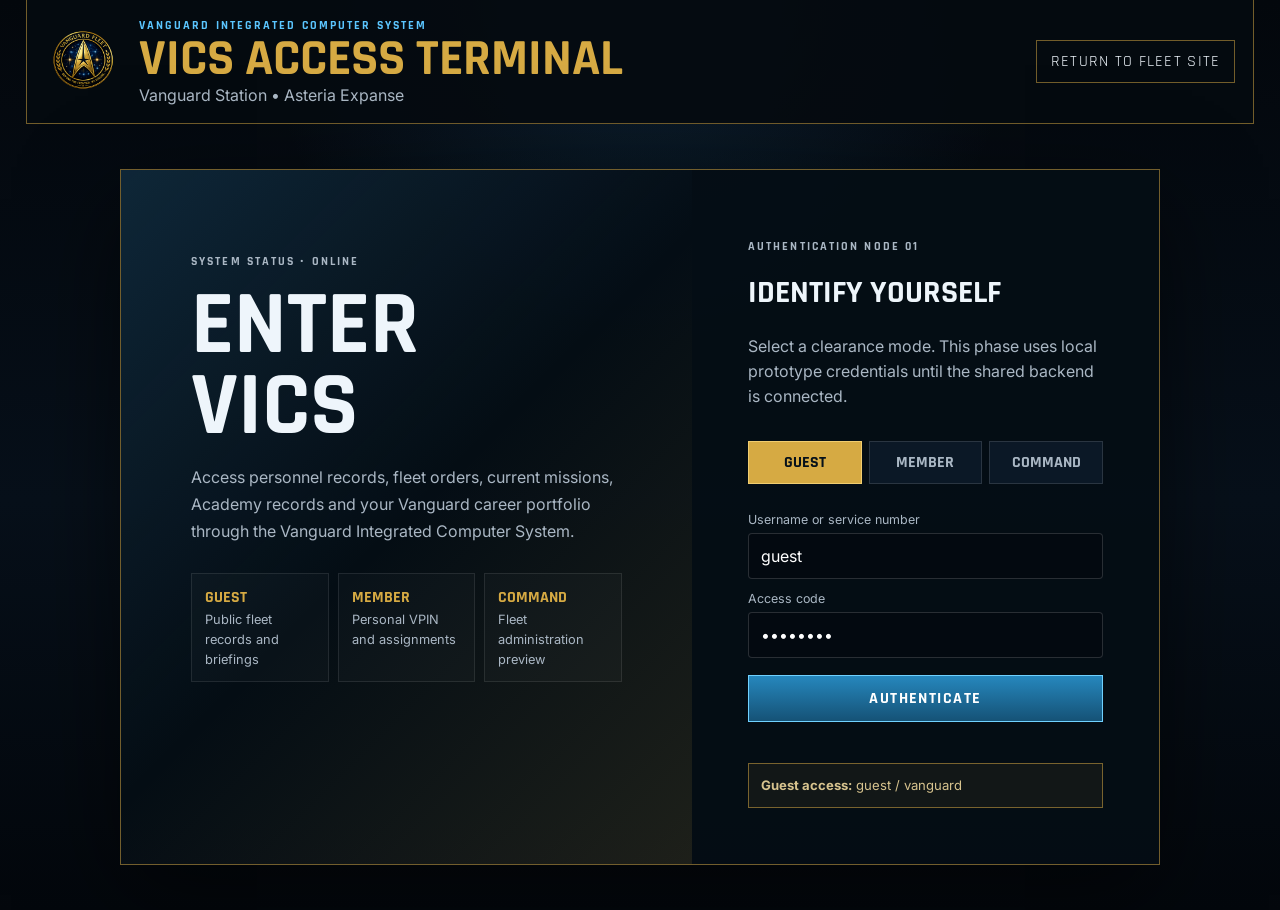
<file: vics.html>
<!doctype html>
<html lang="en">
<head>
<meta charset="utf-8">
<meta name="viewport" content="width=device-width,initial-scale=1,viewport-fit=cover">
<meta name="theme-color" content="#050a10">
<title>VICS | Vanguard Fleet</title>
<link rel="icon" href="icon-192.png">
<link rel="preconnect" href="https://fonts.googleapis.com">
<link rel="preconnect" href="https://fonts.gstatic.com" crossorigin>
<link href="https://fonts.googleapis.com/css2?family=Inter:wght@400;500;600&family=Rajdhani:wght@500;600;700&display=swap" rel="stylesheet">
<style>
:root{--bg:#050a10;--panel:#091522;--panel2:#0d1d2d;--gold:#d6aa43;--blue:#5bc6ff;--text:#eef5fb;--muted:#aab7c4;--line:rgba(214,170,67,.52);--green:#5dd694;--red:#ff7575}
*{box-sizing:border-box}html{scroll-behavior:smooth}body{margin:0;min-height:100vh;background:radial-gradient(circle at 50% 0,rgba(40,117,171,.2),transparent 34%),linear-gradient(#03070c,#07101a 55%,#03070c);color:var(--text);font-family:Inter,Arial,sans-serif}
button,input{font:inherit}.hidden{display:none!important}.system-label{font-family:Rajdhani,sans-serif;text-transform:uppercase;letter-spacing:.18em;color:var(--blue);font-weight:700;font-size:.73rem}
.top{display:grid;grid-template-columns:auto 1fr auto;gap:18px;align-items:center;width:min(1400px,96vw);margin:auto;padding:18px;border:1px solid var(--line);border-top:0;background:rgba(5,10,16,.92)}
.logo{width:76px;height:76px;object-fit:contain}.top h1{font:700 clamp(1.8rem,4vw,3.3rem)/.9 Rajdhani,sans-serif;text-transform:uppercase;color:var(--gold);margin:3px 0}.top p{margin:0}.home{color:var(--text);text-decoration:none;border:1px solid var(--line);padding:10px 14px;font-family:Rajdhani,sans-serif;text-transform:uppercase;letter-spacing:.08em}
.login{min-height:calc(100vh - 114px);display:grid;place-items:center;padding:28px}.login-box{width:min(1040px,96vw);display:grid;grid-template-columns:1.1fr .9fr;border:1px solid var(--line);background:rgba(5,13,21,.94);box-shadow:0 30px 90px #0008}
.login-info{padding:clamp(30px,6vw,70px);background:linear-gradient(135deg,rgba(56,139,199,.2),transparent 50%),linear-gradient(315deg,rgba(214,170,67,.12),transparent 50%)}.login-info h2{font:700 clamp(2.7rem,7vw,6rem)/.9 Rajdhani,sans-serif;text-transform:uppercase;margin:15px 0}.login-info p{color:var(--muted);line-height:1.7;max-width:640px}
.access-grid{display:grid;grid-template-columns:repeat(3,1fr);gap:9px;margin-top:28px}.access-card{padding:13px;border:1px solid #ffffff18;background:#ffffff05}.access-card strong{display:block;color:var(--gold);font-family:Rajdhani,sans-serif;text-transform:uppercase}.access-card span{font-size:.8rem;color:var(--muted)}
.login-form{padding:clamp(28px,5vw,56px);display:flex;flex-direction:column;justify-content:center}.login-form h2{font:700 2rem Rajdhani,sans-serif;text-transform:uppercase;margin:5px 0}.login-form>p{color:var(--muted);line-height:1.55}
.mode-tabs{display:grid;grid-template-columns:repeat(3,1fr);gap:7px;margin:16px 0}.mode-tabs button{padding:10px 5px;border:1px solid #ffffff20;background:#0b1826;color:var(--muted);font-family:Rajdhani,sans-serif;text-transform:uppercase;font-weight:700}.mode-tabs button.active{color:#05101a;background:var(--gold);border-color:#f1cd70}
label{font-size:.78rem;color:var(--muted);margin:12px 0 6px}input{width:100%;padding:12px;border:1px solid #ffffff26;border-radius:4px;background:#030910;color:#fff;outline:none}input:focus{border-color:var(--blue);box-shadow:0 0 0 3px #5bc6ff18}
.btn{margin-top:17px;padding:12px;border:1px solid #70d1ff;background:linear-gradient(#2687bd,#155276);color:#fff;font-family:Rajdhani,sans-serif;text-transform:uppercase;letter-spacing:.09em;font-weight:700}.notice{margin-top:15px;padding:12px;border:1px solid var(--line);color:#d7c38e;background:#d6aa4310;font-size:.82rem;line-height:1.5}.error{color:#ffc1c1;margin-top:10px;font-size:.83rem;min-height:1.2em}
.portal{width:min(1500px,98vw);margin:auto;min-height:100vh;display:grid;grid-template-columns:250px 1fr}.side{position:sticky;top:0;height:100vh;border-right:1px solid var(--line);background:#040a11;padding:18px}.side-brand{display:flex;gap:10px;align-items:center;padding-bottom:16px;border-bottom:1px solid #ffffff13}.side-brand img{width:48px;height:48px;object-fit:contain}.side-brand strong{display:block;color:var(--gold);font:700 1.2rem Rajdhani,sans-serif}.side-brand small{color:var(--muted)}.nav{display:grid;gap:5px;margin-top:17px}.nav button{border:0;background:transparent;color:var(--muted);text-align:left;padding:11px;border-radius:4px}.nav button.active,.nav button:hover{color:#fff;background:linear-gradient(90deg,#247bae40,transparent);box-shadow:inset 3px 0 var(--blue)}.side-status{position:absolute;bottom:18px;left:18px;right:18px;border:1px solid #ffffff16;padding:12px;color:var(--muted);font-size:.8rem}.dot{display:inline-block;width:8px;height:8px;border-radius:50%;background:var(--green);box-shadow:0 0 10px var(--green);margin-right:7px}
.content{padding:22px}.portal-top{display:flex;justify-content:space-between;align-items:flex-start;gap:15px;margin-bottom:20px}.portal-top h1{font:700 clamp(1.9rem,4vw,3.4rem)/1 Rajdhani,sans-serif;text-transform:uppercase;margin:4px 0}.logout{border:1px solid #ff757570;color:#ffd0d0;background:#ff757510;padding:9px 12px}
.view{display:none}.view.active{display:block}.hero{padding:25px;border:1px solid var(--line);background:linear-gradient(135deg,#267eaf25,transparent 52%),#081521;margin-bottom:16px}.hero h2{font:700 2rem Rajdhani,sans-serif;text-transform:uppercase;margin:0 0 8px}.hero p{color:var(--muted);line-height:1.6;margin:0}
.metrics{display:grid;grid-template-columns:repeat(4,1fr);gap:12px}.metric,.panel,.card{border:1px solid #ffffff14;background:linear-gradient(#ffffff05,transparent),var(--panel);box-shadow:0 15px 35px #0005}.metric{padding:16px}.metric small{color:var(--muted)}.metric strong{display:block;font:700 2rem Rajdhani,sans-serif;color:var(--gold);margin-top:5px}.grid2{display:grid;grid-template-columns:1.15fr .85fr;gap:14px;margin-top:14px}.panel h3{margin:0;padding:14px 16px;border-bottom:1px solid #ffffff13;font:700 1.1rem Rajdhani,sans-serif;text-transform:uppercase}.panel-body{padding:16px}.list{display:grid;gap:9px}.item{padding:12px;border:1px solid #ffffff12;background:var(--panel2)}.item strong{display:block}.item small,.item p{color:var(--muted)}.item p{margin:5px 0 0;line-height:1.5}
.profile{display:grid;grid-template-columns:140px 1fr;gap:20px}.portrait{height:170px;display:grid;place-items:center;border:1px solid var(--line);background:linear-gradient(145deg,#244b69,#07101a);font:700 2.5rem Rajdhani,sans-serif}.profile h2{font:700 2.4rem Rajdhani,sans-serif;margin:3px 0}.profile-data{display:grid;grid-template-columns:repeat(3,1fr);gap:9px;margin-top:16px}.data{padding:11px;background:var(--panel2);border:1px solid #ffffff11}.data small{display:block;color:var(--muted);margin-bottom:4px}.cards{display:grid;grid-template-columns:repeat(auto-fill,minmax(220px,1fr));gap:12px}.card{padding:16px}.card h3{padding:0;border:0;color:var(--gold)}.badge{display:inline-block;padding:4px 8px;border:1px solid #5bc6ff55;color:#bfeaff;background:#5bc6ff12;font-size:.72rem;margin:3px}.guest-lock{opacity:.55;position:relative}.guest-lock:after{content:"Clearance required";position:absolute;inset:0;display:grid;place-items:center;background:#02060bb8;color:#e6c66d;font:700 1rem Rajdhani,sans-serif;text-transform:uppercase}
.mobile-menu{display:none}
@media(max-width:850px){.top{grid-template-columns:auto 1fr}.top .home{grid-column:1/-1;text-align:center}.login-box{grid-template-columns:1fr}.access-grid{grid-template-columns:1fr}.portal{grid-template-columns:1fr}.side{position:fixed;z-index:10;left:-270px;width:250px;transition:.2s}.side.open{left:0}.content{padding:15px}.mobile-menu{display:inline-block}.metrics{grid-template-columns:repeat(2,1fr)}.grid2{grid-template-columns:1fr}.profile{grid-template-columns:1fr}.portrait{height:140px}.profile-data{grid-template-columns:1fr 1fr}}
@media(max-width:500px){.metrics,.profile-data{grid-template-columns:1fr}.mode-tabs{grid-template-columns:1fr}}
</style>
</head>
<body>
<header class="top" id="publicHeader">
<img class="logo" src="vanguard-logo.png" alt="Vanguard Fleet emblem">
<div><p class="system-label">Vanguard Integrated Computer System</p><h1>VICS Access Terminal</h1><p style="color:var(--muted)">Vanguard Station • Asteria Expanse</p></div>
<a class="home" href="index.html">Return to Fleet Site</a>
</header>

<section class="login" id="loginScreen">
<div class="login-box">
<div class="login-info">
<p class="system-label">System Status • Online</p>
<h2>Enter<br>VICS</h2>
<p>Access personnel records, fleet orders, current missions, Academy records and your Vanguard career portfolio through the Vanguard Integrated Computer System.</p>
<div class="access-grid">
<div class="access-card"><strong>Guest</strong><span>Public fleet records and briefings</span></div>
<div class="access-card"><strong>Member</strong><span>Personal VPIN and assignments</span></div>
<div class="access-card"><strong>Command</strong><span>Fleet administration preview</span></div>
</div>
</div>
<form class="login-form" id="loginForm">
<p class="system-label">Authentication Node 01</p>
<h2>Identify Yourself</h2>
<p>Select a clearance mode. This phase uses local prototype credentials until the shared backend is connected.</p>
<div class="mode-tabs">
<button type="button" data-mode="guest" class="active">Guest</button>
<button type="button" data-mode="member">Member</button>
<button type="button" data-mode="command">Command</button>
</div>
<input type="hidden" id="mode" value="guest">
<label for="username">Username or service number</label>
<input id="username" autocomplete="username" value="guest">
<label for="password">Access code</label>
<input id="password" type="password" autocomplete="current-password" value="vanguard">
<button class="btn" type="submit">Authenticate</button>
<div class="error" id="error"></div>
<div class="notice" id="credentialNote"><strong>Guest access:</strong> guest / vanguard</div>
</form>
</div>
</section>

<section class="portal hidden" id="portal">
<aside class="side" id="sidebar">
<div class="side-brand"><img src="vanguard-logo.png" alt=""><div><strong>VICS</strong><small id="clearanceText">Guest Clearance</small></div></div>
<nav class="nav">
<button class="active" data-view="dashboard">⌂ Dashboard</button>
<button data-view="vpin">▣ My VPIN</button>
<button data-view="missions">✧ Missions</button>
<button data-view="orders">▤ Fleet Orders</button>
<button data-view="academy">△ Academy</button>
<button data-view="awards">✪ Awards</button>
<button data-view="directory">◈ Fleet Directory</button>
<button data-view="command" id="commandNav">⚙ Command Access</button>
</nav>
<div class="side-status"><span class="dot"></span>VICS node online</div>
</aside>
<main class="content">
<header class="portal-top">
<div style="display:flex;gap:9px"><button class="logout mobile-menu" id="menuButton">☰</button><div><p class="system-label">Authenticated Session</p><h1 id="viewTitle">VICS Dashboard</h1></div></div>
<button class="logout" id="logout">Sign Out</button>
</header>

<section class="view active" id="dashboard">
<div class="hero"><h2 id="welcome">Welcome to VICS</h2><p>Your unified access point for personnel, missions, ships, Academy records and fleet administration.</p></div>
<div class="metrics"><div class="metric"><small>Duty Status</small><strong id="dutyMetric">Public</strong></div><div class="metric"><small>Current Assignment</small><strong style="font-size:1.35rem" id="shipMetric">Vanguard Fleet</strong></div><div class="metric"><small>Active Missions</small><strong>1</strong></div><div class="metric"><small>Unread Orders</small><strong>3</strong></div></div>
<div class="grid2">
<div class="panel"><h3>Priority Records</h3><div class="panel-body list"><div class="item"><strong>Operation Silent Horizon</strong><small>Current mission briefing</small><p>Investigate anomalous subspace activity beyond established patrol routes.</p></div><div class="item"><strong>VF-ORD-2405-104</strong><small>Quarterly readiness review</small><p>All commands will verify roster and readiness information.</p></div></div></div>
<div class="panel"><h3>System Notices</h3><div class="panel-body list"><div class="item"><strong>VPIN services operational</strong><small>Personnel database available</small></div><div class="item"><strong>Academy catalog updated</strong><small>New training records available</small></div></div></div>
</div>
</section>

<section class="view" id="vpin"><div class="panel"><h3>Vanguard Personnel Information Network</h3><div class="panel-body" id="vpinBody"></div></div></section>
<section class="view" id="missions"><div class="cards"><article class="card"><p class="system-label">Active Mission</p><h3>Operation Silent Horizon</h3><p style="color:var(--muted)">USS Discovery • Stardate 2406.202</p><p>Investigate anomalous subspace activity beyond charted patrol routes.</p><span class="badge">Active</span></article></div></section>
<section class="view" id="orders"><div class="panel"><h3>Fleet Orders</h3><div class="panel-body list"><div class="item"><strong>VF-ORD-2405-104</strong><p>Quarterly readiness review.</p></div><div class="item"><strong>VF-ORD-2405-103</strong><p>Frontier Initiative deployment instructions.</p></div><div class="item"><strong>VF-ORD-2405-102</strong><p>Academy graduation ceremony.</p></div></div></div></section>
<section class="view" id="academy"><div class="cards"><article class="card"><h3>Academy Graduate</h3><p>Core Vanguard Fleet orientation completed.</p><span class="badge">Recorded</span></article><article class="card"><h3>Bridge Officer</h3><p>Bridge watchstanding qualification.</p><span class="badge">Qualified</span></article><article class="card"><h3>Medical Officer</h3><p>Commissioned medical service qualification.</p><span class="badge">Qualified</span></article></div></section>
<section class="view" id="awards"><div class="panel"><h3>Decorations & Ribbon Rack</h3><div class="panel-body"><div id="awardBody"></div><p><a class="home" href="awards.html">Open Official Awards Board</a></p></div></div></section>
<section class="view" id="directory"><div class="cards"><article class="card"><h3>USS Discovery</h3><p>NCC-78393-B • Prometheus tactical cruiser</p><span class="badge">Operational</span></article><article class="card"><h3>Vanguard Station</h3><p>Fleet Headquarters • Asteria Expanse</p><span class="badge">Condition Green</span></article></div></section>
<section class="view" id="command"><div class="panel" id="commandPanel"><h3>Fleet Command Access</h3><div class="panel-body"><div class="cards"><article class="card"><h3>Personnel Management</h3><p>Promotions, transfers and duty status.</p></article><article class="card"><h3>Award Authority</h3><p>Issue official decorations and citations.</p></article><article class="card"><h3>Fleet Orders</h3><p>Publish and archive command directives.</p></article><article class="card"><h3>Mission Control</h3><p>Create missions and assign participating units.</p></article></div><p style="color:var(--muted)">Administrative actions remain a visual prototype until secure database authentication is connected.</p></div></div></section>
</main>
</section>

<script>
const modes={
 guest:{user:"guest",pass:"vanguard",label:"Guest Clearance • Level 0",note:"Guest access: guest / vanguard"},
 member:{user:"sovak",pass:"discovery",label:"Member Clearance • Level 3",note:"Member access: sovak / discovery"},
 command:{user:"admin",pass:"vanguard",label:"Command Clearance • Level 8",note:"Command access: admin / vanguard"}
};
let currentMode="guest";
const $=s=>document.querySelector(s), $$=s=>[...document.querySelectorAll(s)];
$$("[data-mode]").forEach(b=>b.onclick=()=>{currentMode=b.dataset.mode;$("#mode").value=currentMode;$$("[data-mode]").forEach(x=>x.classList.toggle("active",x===b));$("#username").value=modes[currentMode].user;$("#password").value=modes[currentMode].pass;$("#credentialNote").innerHTML="<strong>"+modes[currentMode].note.split(":")[0]+":</strong>"+modes[currentMode].note.split(":").slice(1).join(":")});
$("#loginForm").onsubmit=e=>{e.preventDefault();const m=modes[currentMode];if($("#username").value.toLowerCase()===m.user&&$("#password").value===m.pass){sessionStorage.setItem("vicsMode",currentMode);enter(currentMode)}else $("#error").textContent="Authentication rejected. Verify credentials and clearance mode."};
function enter(mode){currentMode=mode;$("#publicHeader").classList.add("hidden");$("#loginScreen").classList.add("hidden");$("#portal").classList.remove("hidden");$("#clearanceText").textContent=modes[mode].label;$("#welcome").textContent=mode==="member"?"Welcome, Lieutenant Junior Grade Sovak":mode==="command"?"Welcome, Fleet Command":"Welcome, Guest User";$("#dutyMetric").textContent=mode==="guest"?"Public":mode==="member"?"Active":"Command";$("#shipMetric").textContent=mode==="member"?"USS Discovery":mode==="command"?"Fleet Command":"Vanguard Fleet";renderProfile(mode);$("#commandPanel").classList.toggle("guest-lock",mode!=="command")}
function renderProfile(mode){if(mode==="guest"){$("#vpinBody").innerHTML='<div class="guest-lock"><div class="profile"><div class="portrait">VF</div><div><p class="system-label">Restricted Personnel Record</p><h2>Member Authentication Required</h2><p style="color:var(--muted)">Public access does not include private VPIN personnel jackets.</p></div></div></div>';$("#awardBody").innerHTML='<p style="color:var(--muted)">Authenticate as a member to view a personal ribbon rack.</p>';return}$("#vpinBody").innerHTML='<div class="profile"><div class="portrait">SO</div><div><p class="system-label">VF-2403-001</p><h2>Lieutenant Junior Grade Sovak</h2><p style="color:var(--muted)">Vulcan • Active Duty</p><div class="profile-data"><div class="data"><small>Assignment</small>USS Discovery</div><div class="data"><small>Division</small>Medical</div><div class="data"><small>Billet</small>Medical Officer</div><div class="data"><small>Department</small>Medical</div><div class="data"><small>Status</small>Active</div><div class="data"><small>Homeworld</small>Vulcan</div></div></div></div><div class="panel" style="margin-top:16px"><h3>Qualifications</h3><div class="panel-body"><span class="badge">Academy Graduate</span><span class="badge">Medical Officer</span><span class="badge">Xenomedicine</span><span class="badge">Trauma Specialist</span><span class="badge">Bridge Officer</span></div></div>';$("#awardBody").innerHTML='<p style="color:var(--muted)">No personal decorations recorded.</p>'}
$$("[data-view]").forEach(b=>b.onclick=()=>{$$(".view").forEach(v=>v.classList.toggle("active",v.id===b.dataset.view));$$("[data-view]").forEach(x=>x.classList.toggle("active",x===b));$("#viewTitle").textContent=b.textContent.replace(/^[^A-Za-z]+/,"").trim();$("#sidebar").classList.remove("open")});
$("#logout").onclick=()=>{sessionStorage.removeItem("vicsMode");location.reload()};$("#menuButton").onclick=()=>$("#sidebar").classList.toggle("open");
const saved=sessionStorage.getItem("vicsMode");if(saved&&modes[saved])enter(saved);
</script>
</body>
</html>
</file>
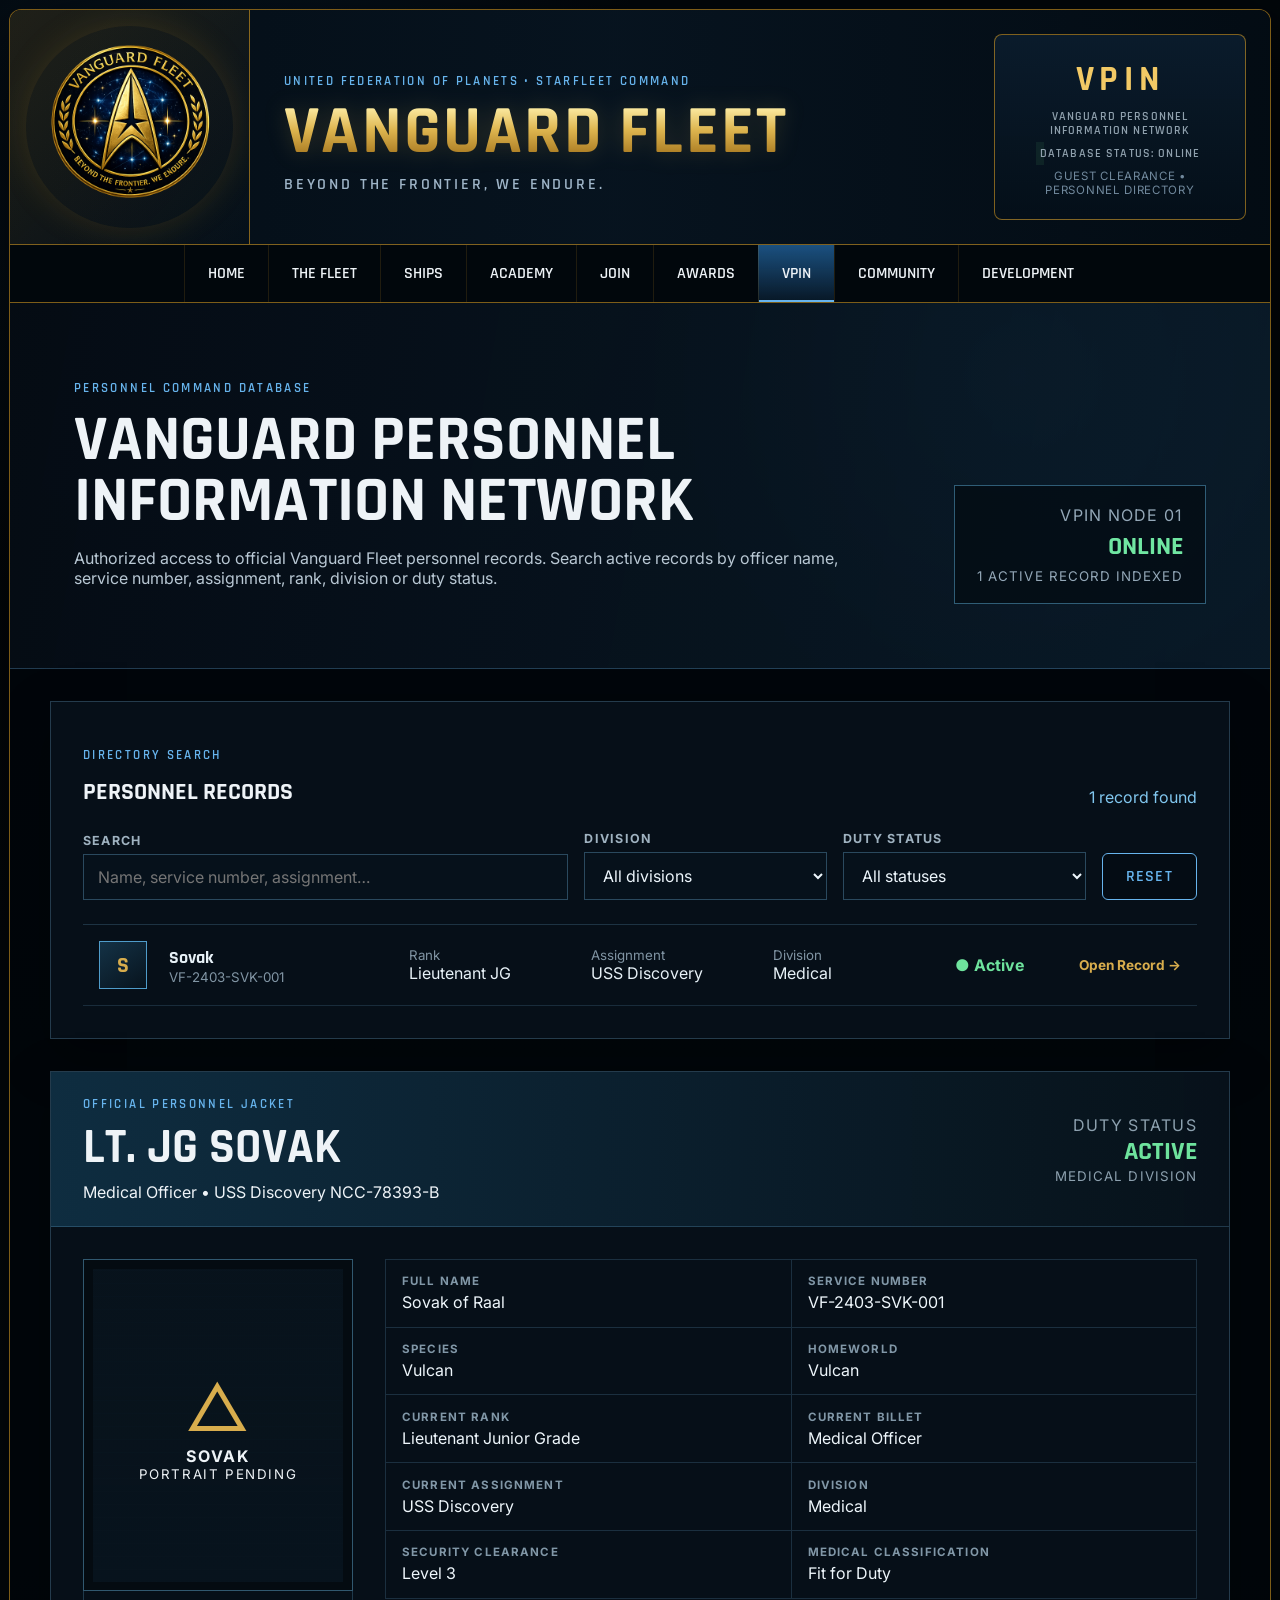
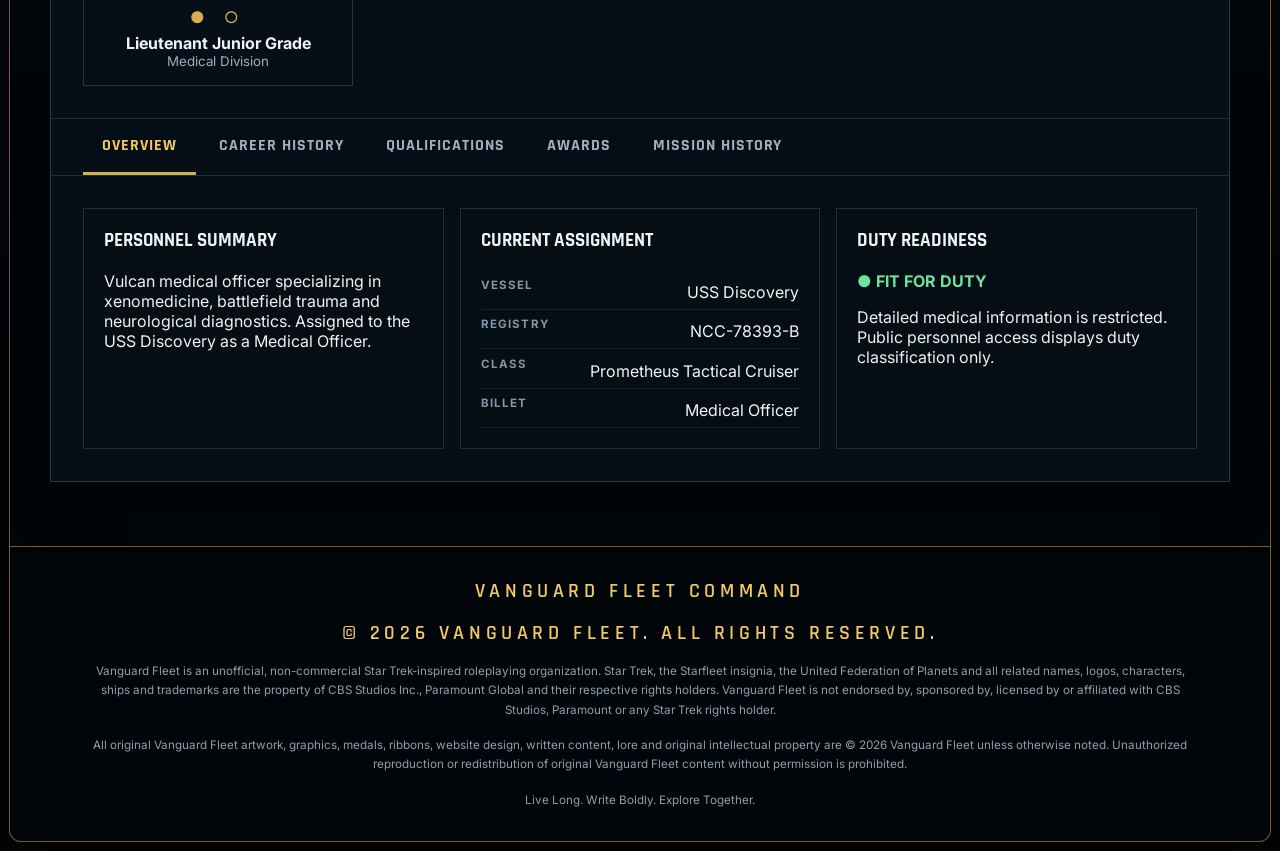
<file: vpin.html>
<!doctype html>
<html lang="en">
<head>
  <meta charset="utf-8">
  <meta name="viewport" content="width=device-width, initial-scale=1, viewport-fit=cover">
  <meta name="theme-color" content="#050a10">
  <title>VPIN | Vanguard Fleet</title>
  <link rel="manifest" href="manifest.webmanifest">
  <link rel="icon" href="icon-192.png">
  <link rel="preconnect" href="https://fonts.googleapis.com">
  <link rel="preconnect" href="https://fonts.gstatic.com" crossorigin>
  <link href="https://fonts.googleapis.com/css2?family=Inter:wght@400;500;600&family=Rajdhani:wght@500;600;700&display=swap" rel="stylesheet">
  <link rel="stylesheet" href="styles.css">
  <style>
/* VPIN Phase 1 */
.vpin-feature-link {
  color: inherit;
  text-decoration: none;
  display: block;
}
.vpin-feature-link article {
  height: 100%;
  transition: transform .2s ease, border-color .2s ease, box-shadow .2s ease;
}
.vpin-feature-link:hover article,
.vpin-feature-link:focus-visible article {
  transform: translateY(-3px);
  border-color: #d5aa48;
  box-shadow: 0 12px 32px rgba(0,0,0,.32);
}
.vpin-open-label {
  display: block;
  margin-top: 1rem;
  color: #d8ad4d;
  font-family: Rajdhani, sans-serif;
  font-weight: 700;
  letter-spacing: .08em;
  text-transform: uppercase;
}
.vpin-main {
  padding-bottom: 2rem;
}
.vpin-hero {
  display: grid;
  grid-template-columns: 1fr auto;
  gap: 2rem;
  align-items: end;
  padding: clamp(2rem, 5vw, 4rem);
  border-bottom: 1px solid rgba(106,180,232,.28);
  background:
    linear-gradient(100deg, rgba(5,12,20,.96), rgba(10,28,43,.84)),
    radial-gradient(circle at 80% 20%, rgba(51,141,198,.25), transparent 35%);
}
.vpin-hero h2 {
  margin: .35rem 0 .7rem;
  font-family: Rajdhani, sans-serif;
  font-size: clamp(2rem, 5vw, 4rem);
  line-height: .95;
  text-transform: uppercase;
}
.vpin-hero > div:first-child p:last-child {
  max-width: 780px;
  color: #b9c8d4;
}
.database-status {
  min-width: 220px;
  padding: 1.2rem 1.4rem;
  border: 1px solid rgba(100,188,236,.45);
  background: rgba(3,11,18,.75);
  text-align: right;
}
.database-status span,
.database-status small {
  display: block;
  color: #94a8b8;
  letter-spacing: .08em;
  text-transform: uppercase;
}
.database-status strong {
  display: block;
  margin: .3rem 0;
  color: #70e6a2;
  font-family: Rajdhani, sans-serif;
  font-size: 1.6rem;
}
.vpin-search-panel,
.personnel-jacket {
  margin: 2rem auto;
  width: min(1180px, calc(100% - 2rem));
  border: 1px solid rgba(115,174,211,.28);
  background: rgba(7,16,25,.94);
  box-shadow: 0 18px 50px rgba(0,0,0,.3);
}
.vpin-search-panel {
  padding: clamp(1.2rem, 3vw, 2rem);
}
.vpin-section-heading {
  display: flex;
  justify-content: space-between;
  gap: 1rem;
  align-items: end;
}
.vpin-section-heading h2 {
  margin: .2rem 0 0;
  font-family: Rajdhani, sans-serif;
  text-transform: uppercase;
}
.vpin-section-heading > span {
  color: #81c7ef;
}
.vpin-search-controls {
  display: grid;
  grid-template-columns: minmax(220px, 2fr) repeat(2, minmax(150px, 1fr)) auto;
  gap: 1rem;
  margin: 1.5rem 0;
  align-items: end;
}
.vpin-search-controls label span {
  display: block;
  margin-bottom: .4rem;
  color: #9fb2c0;
  font-size: .78rem;
  font-weight: 700;
  letter-spacing: .1em;
  text-transform: uppercase;
}
.vpin-search-controls input,
.vpin-search-controls select {
  width: 100%;
  min-height: 44px;
  padding: .75rem .85rem;
  color: #edf6fc;
  border: 1px solid rgba(110,177,217,.35);
  background: #06111b;
  font: inherit;
}
.personnel-results {
  border-top: 1px solid rgba(110,177,217,.22);
}
.personnel-row {
  width: 100%;
  display: grid;
  grid-template-columns: 54px minmax(150px, 1.35fr) repeat(3, minmax(120px, 1fr)) 90px 120px;
  gap: 1rem;
  align-items: center;
  padding: 1rem;
  color: #e7f1f7;
  text-align: left;
  border: 0;
  border-bottom: 1px solid rgba(110,177,217,.18);
  background: transparent;
  cursor: pointer;
}
.personnel-row:hover,
.personnel-row:focus-visible {
  background: rgba(39,111,153,.16);
}
.personnel-row span {
  min-width: 0;
}
.personnel-row small {
  display: block;
  color: #8195a4;
}
.mini-portrait {
  display: grid;
  place-items: center;
  width: 48px;
  height: 48px;
  border: 1px solid #4f9cca;
  background: linear-gradient(145deg, #143246, #07131d);
  color: #d8ad4d;
  font-family: Rajdhani, sans-serif;
  font-size: 1.4rem;
  font-weight: 700;
}
.personnel-name strong {
  display: block;
  font-family: Rajdhani, sans-serif;
  font-size: 1.15rem;
}
.status-active,
.fit-status {
  color: #6ee39d;
  font-weight: 700;
}
.record-arrow {
  color: #d8ad4d;
  text-align: right;
  font-size: .85rem;
  font-weight: 700;
}
.no-results {
  padding: 1rem;
  color: #aab9c4;
  text-align: center;
}
.jacket-header {
  display: flex;
  justify-content: space-between;
  gap: 1rem;
  align-items: center;
  padding: 1.5rem 2rem;
  border-bottom: 1px solid rgba(110,177,217,.25);
  background: linear-gradient(90deg, rgba(19,61,86,.65), rgba(7,18,27,.7));
}
.jacket-header h2 {
  margin: .2rem 0;
  font-family: Rajdhani, sans-serif;
  font-size: clamp(2rem, 4vw, 3rem);
  text-transform: uppercase;
}
.jacket-header p {
  margin: 0;
}
.record-state {
  text-align: right;
}
.record-state span,
.record-state small {
  display: block;
  color: #8da1af;
  text-transform: uppercase;
  letter-spacing: .08em;
}
.record-state strong {
  display: block;
  color: #6ee39d;
  font-family: Rajdhani, sans-serif;
  font-size: 1.6rem;
}
.identity-grid {
  display: grid;
  grid-template-columns: 270px 1fr;
  gap: 2rem;
  padding: 2rem;
}
.portrait-frame {
  padding: .55rem;
  border: 1px solid rgba(104,182,227,.45);
  background: #040b11;
}
.portrait-placeholder {
  aspect-ratio: 4 / 5;
  display: grid;
  place-content: center;
  text-align: center;
  background:
    linear-gradient(rgba(8,20,30,.82), rgba(8,20,30,.9)),
    repeating-linear-gradient(0deg, transparent 0 12px, rgba(72,145,185,.12) 13px);
}
.portrait-delta {
  color: #d8ad4d;
  font-size: 4rem;
}
.portrait-placeholder strong,
.portrait-placeholder small {
  display: block;
  letter-spacing: .12em;
}
.rank-block {
  padding: 1rem;
  text-align: center;
  border: 1px solid rgba(104,182,227,.25);
  border-top: 0;
}
.rank-pips {
  display: block;
  margin-bottom: .35rem;
  color: #d8ad4d;
  letter-spacing: .45em;
}
.rank-block strong,
.rank-block small {
  display: block;
}
.rank-block small {
  color: #9bafbd;
}
.record-fields dl {
  display: grid;
  grid-template-columns: repeat(2, minmax(210px, 1fr));
  margin: 0;
  border-top: 1px solid rgba(110,177,217,.2);
  border-left: 1px solid rgba(110,177,217,.2);
}
.record-fields dl div {
  padding: .9rem 1rem;
  border-right: 1px solid rgba(110,177,217,.2);
  border-bottom: 1px solid rgba(110,177,217,.2);
}
.record-fields dt,
.compact-dl dt {
  color: #8197a7;
  font-size: .72rem;
  font-weight: 700;
  letter-spacing: .1em;
  text-transform: uppercase;
}
.record-fields dd,
.compact-dl dd {
  margin: .25rem 0 0;
  color: #eef6fb;
}
.record-tabs {
  display: flex;
  gap: .25rem;
  overflow-x: auto;
  padding: 0 2rem;
  border-top: 1px solid rgba(110,177,217,.2);
  border-bottom: 1px solid rgba(110,177,217,.2);
  background: #050e16;
}
.record-tab {
  padding: 1rem 1.2rem;
  white-space: nowrap;
  color: #9fb1be;
  border: 0;
  border-bottom: 3px solid transparent;
  background: transparent;
  font-family: Rajdhani, sans-serif;
  font-weight: 700;
  letter-spacing: .06em;
  text-transform: uppercase;
  cursor: pointer;
}
.record-tab.active {
  color: #f0c765;
  border-bottom-color: #d8ad4d;
}
.record-tab-panels {
  padding: 2rem;
}
.record-panel.active {
  display: grid;
  grid-template-columns: repeat(3, 1fr);
  gap: 1rem;
}
.record-card {
  padding: 1.25rem;
  border: 1px solid rgba(110,177,217,.22);
  background: rgba(5,13,21,.7);
}
.record-card h3,
.timeline h3 {
  margin-top: 0;
  font-family: Rajdhani, sans-serif;
  text-transform: uppercase;
}
.compact-dl {
  margin: 0;
}
.compact-dl div {
  display: flex;
  justify-content: space-between;
  gap: 1rem;
  padding: .45rem 0;
  border-bottom: 1px solid rgba(110,177,217,.14);
}
.timeline {
  grid-column: 1 / -1;
}
.timeline article {
  display: grid;
  grid-template-columns: 24px 1fr;
  gap: 1rem;
  position: relative;
  padding-bottom: 1.5rem;
}
.timeline article > span {
  width: 14px;
  height: 14px;
  margin-top: .25rem;
  border: 3px solid #d8ad4d;
  border-radius: 50%;
  background: #07111a;
}
.timeline article:not(:last-child)::before {
  content: "";
  position: absolute;
  left: 6px;
  top: 18px;
  bottom: 0;
  width: 2px;
  background: rgba(216,173,77,.35);
}
.timeline small {
  color: #80bddd;
  letter-spacing: .1em;
}
.qualification-grid {
  grid-column: 1 / -1;
  display: grid;
  grid-template-columns: repeat(4, 1fr);
  gap: 1rem;
}
.qualification-grid article {
  padding: 1.2rem;
  border: 1px solid rgba(110,177,217,.22);
  background: rgba(8,22,32,.72);
}
.qualification-grid span {
  display: block;
  color: #6ee39d;
  font-size: 1.5rem;
}
.qualification-grid strong,
.qualification-grid small {
  display: block;
}
.qualification-grid small {
  margin-top: .3rem;
  color: #91a6b4;
}
.empty-record {
  grid-column: 1 / -1;
  padding: 3rem 1rem;
  text-align: center;
  border: 1px dashed rgba(110,177,217,.32);
}
.empty-record > span {
  color: #d8ad4d;
  font-size: 2.5rem;
}
.footer-motto {
  color: #d8ad4d;
  letter-spacing: .08em;
}
@media (max-width: 900px) {
  .vpin-hero,
  .identity-grid {
    grid-template-columns: 1fr;
  }
  .database-status,
  .record-state {
    text-align: left;
  }
  .vpin-search-controls {
    grid-template-columns: 1fr 1fr;
  }
  .personnel-row {
    grid-template-columns: 48px 1fr auto;
  }
  .personnel-row > span:nth-child(3),
  .personnel-row > span:nth-child(4),
  .personnel-row > span:nth-child(5),
  .record-arrow {
    display: none;
  }
  .record-panel.active {
    grid-template-columns: 1fr;
  }
  .qualification-grid {
    grid-template-columns: repeat(2, 1fr);
  }
}
@media (max-width: 600px) {
  .vpin-search-controls,
  .record-fields dl,
  .qualification-grid {
    grid-template-columns: 1fr;
  }
  .jacket-header {
    align-items: flex-start;
    flex-direction: column;
    padding: 1.25rem;
  }
  .identity-grid,
  .record-tab-panels {
    padding: 1.25rem;
  }
  .record-tabs {
    padding: 0 1rem;
  }
}

  </style>
</head>
<body>
  <div class="site-shell">
    <header class="masthead command-header">
      <a class="brand-mark" href="index.html" aria-label="Vanguard Fleet home">
        <img src="vanguard-logo.png" alt="Vanguard Fleet emblem">
      </a>
      <div class="brand-copy">
        <p class="system-label">United Federation of Planets • Starfleet Command</p>
        <h1><span>Vanguard</span><span>Fleet</span></h1>
        <p class="motto">Beyond the Frontier, We Endure.</p>
      </div>
      <section class="access-panel vics-panel">
        <strong class="vics-title">VPIN</strong>
        <span class="vics-full-name">Vanguard Personnel<br>Information Network</span>
        <span class="vics-status"><i></i> Database Status: Online</span>
        <small>Guest Clearance • Personnel Directory</small>
      </section>
    </header>

    <nav class="main-nav">
      <button id="nav-toggle" class="nav-toggle" aria-expanded="false">☰ Menu</button>
      <div id="nav-links" class="nav-links">
        <a href="index.html">Home</a>
        <a href="about.html">The Fleet</a>
        <a href="ships.html">Ships</a>
        <a href="academy.html">Academy</a>
        <a href="join.html">Join</a>
        <a href="awards.html">Awards</a>
        <a href="vpin.html" class="active">VPIN</a>
        <a href="community.html">Community</a>
        <a href="development.html">Development</a>
      </div>
    </nav>

    <main class="vpin-main">
      <section class="vpin-hero">
        <div>
          <p class="system-label">Personnel Command Database</p>
          <h2>Vanguard Personnel Information Network</h2>
          <p>Authorized access to official Vanguard Fleet personnel records. Search active records by officer name, service number, assignment, rank, division or duty status.</p>
        </div>
        <div class="database-status">
          <span>VPIN NODE 01</span>
          <strong>ONLINE</strong>
          <small>1 active record indexed</small>
        </div>
      </section>

      <section class="vpin-search-panel" aria-labelledby="search-title">
        <div class="vpin-section-heading">
          <div>
            <p class="system-label">Directory Search</p>
            <h2 id="search-title">Personnel Records</h2>
          </div>
          <span id="result-count">1 record found</span>
        </div>

        <div class="vpin-search-controls">
          <label>
            <span>Search</span>
            <input id="vpin-search" type="search" placeholder="Name, service number, assignment…" autocomplete="off">
          </label>
          <label>
            <span>Division</span>
            <select id="division-filter">
              <option value="">All divisions</option>
              <option value="Medical">Medical</option>
              <option value="Command">Command</option>
              <option value="Operations">Operations</option>
              <option value="Science">Science</option>
            </select>
          </label>
          <label>
            <span>Duty Status</span>
            <select id="status-filter">
              <option value="">All statuses</option>
              <option value="Active">Active</option>
              <option value="Reserve">Reserve</option>
              <option value="Leave">Leave</option>
              <option value="Retired">Retired</option>
            </select>
          </label>
          <button id="reset-search" class="btn btn-ghost" type="button">Reset</button>
        </div>

        <div id="personnel-results" class="personnel-results">
          <button class="personnel-row" type="button"
            data-name="Sovak"
            data-service="VF-2403-SVK-001"
            data-assignment="USS Discovery"
            data-rank="Lieutenant Junior Grade"
            data-division="Medical"
            data-status="Active"
            aria-controls="sovak-record">
            <span class="mini-portrait" aria-hidden="true">S</span>
            <span class="personnel-name"><strong>Sovak</strong><small>VF-2403-SVK-001</small></span>
            <span><small>Rank</small>Lieutenant JG</span>
            <span><small>Assignment</small>USS Discovery</span>
            <span><small>Division</small>Medical</span>
            <span class="status-active">● Active</span>
            <span class="record-arrow">Open Record →</span>
          </button>
        </div>
        <p id="no-results" class="no-results" hidden>No personnel records match the selected criteria.</p>
      </section>

      <section id="sovak-record" class="personnel-jacket" aria-labelledby="record-name">
        <header class="jacket-header">
          <div>
            <p class="system-label">Official Personnel Jacket</p>
            <h2 id="record-name">Lt. JG Sovak</h2>
            <p>Medical Officer • USS Discovery NCC-78393-B</p>
          </div>
          <div class="record-state">
            <span>Duty Status</span>
            <strong>ACTIVE</strong>
            <small>Medical Division</small>
          </div>
        </header>

        <div class="identity-grid">
          <aside class="officer-portrait">
            <div class="portrait-frame">
              <div class="portrait-placeholder">
                <span class="portrait-delta">△</span>
                <strong>SOVAK</strong>
                <small>PORTRAIT PENDING</small>
              </div>
            </div>
            <div class="rank-block">
              <span class="rank-pips">● ○</span>
              <strong>Lieutenant Junior Grade</strong>
              <small>Medical Division</small>
            </div>
          </aside>

          <div class="record-fields">
            <dl>
              <div><dt>Full Name</dt><dd>Sovak of Raal</dd></div>
              <div><dt>Service Number</dt><dd>VF-2403-SVK-001</dd></div>
              <div><dt>Species</dt><dd>Vulcan</dd></div>
              <div><dt>Homeworld</dt><dd>Vulcan</dd></div>
              <div><dt>Current Rank</dt><dd>Lieutenant Junior Grade</dd></div>
              <div><dt>Current Billet</dt><dd>Medical Officer</dd></div>
              <div><dt>Current Assignment</dt><dd>USS Discovery</dd></div>
              <div><dt>Division</dt><dd>Medical</dd></div>
              <div><dt>Security Clearance</dt><dd>Level 3</dd></div>
              <div><dt>Medical Classification</dt><dd>Fit for Duty</dd></div>
            </dl>
          </div>
        </div>

        <div class="record-tabs" role="tablist" aria-label="Personnel record sections">
          <button class="record-tab active" type="button" data-tab="overview" role="tab">Overview</button>
          <button class="record-tab" type="button" data-tab="career" role="tab">Career History</button>
          <button class="record-tab" type="button" data-tab="qualifications" role="tab">Qualifications</button>
          <button class="record-tab" type="button" data-tab="awards" role="tab">Awards</button>
          <button class="record-tab" type="button" data-tab="missions" role="tab">Mission History</button>
        </div>

        <div class="record-tab-panels">
          <section class="record-panel active" data-panel="overview">
            <div class="record-card">
              <h3>Personnel Summary</h3>
              <p>Vulcan medical officer specializing in xenomedicine, battlefield trauma and neurological diagnostics. Assigned to the USS Discovery as a Medical Officer.</p>
            </div>
            <div class="record-card">
              <h3>Current Assignment</h3>
              <dl class="compact-dl">
                <div><dt>Vessel</dt><dd>USS Discovery</dd></div>
                <div><dt>Registry</dt><dd>NCC-78393-B</dd></div>
                <div><dt>Class</dt><dd>Prometheus Tactical Cruiser</dd></div>
                <div><dt>Billet</dt><dd>Medical Officer</dd></div>
              </dl>
            </div>
            <div class="record-card">
              <h3>Duty Readiness</h3>
              <p class="fit-status">● FIT FOR DUTY</p>
              <p>Detailed medical information is restricted. Public personnel access displays duty classification only.</p>
            </div>
          </section>

          <section class="record-panel" data-panel="career" hidden>
            <div class="timeline">
              <article><span></span><div><small>PRE-SERVICE</small><h3>Vulcan Science Academy</h3><p>Advanced scientific and medical education.</p></div></article>
              <article><span></span><div><small>RESIDENCY</small><h3>Earth Medical Residency</h3><p>Clinical residency emphasizing xenomedicine and cross-species care.</p></div></article>
              <article><span></span><div><small>CURRENT ASSIGNMENT</small><h3>USS Discovery</h3><p>Medical Officer, Medical Division.</p></div></article>
            </div>
          </section>

          <section class="record-panel" data-panel="qualifications" hidden>
            <div class="qualification-grid">
              <article><span>✓</span><strong>Xenomedicine</strong><small>Qualified</small></article>
              <article><span>✓</span><strong>Battlefield Trauma</strong><small>Qualified</small></article>
              <article><span>✓</span><strong>Neurological Diagnostics</strong><small>Qualified</small></article>
              <article><span>✓</span><strong>Suus Mahna</strong><small>Certified Practitioner</small></article>
            </div>
          </section>

          <section class="record-panel" data-panel="awards" hidden>
            <div class="empty-record">
              <span>✪</span>
              <h3>Awards record pending</h3>
              <p>Decorations and formal citations will appear here as they are entered by Personnel Command.</p>
            </div>
          </section>

          <section class="record-panel" data-panel="missions" hidden>
            <div class="empty-record">
              <span>▤</span>
              <h3>Mission history pending</h3>
              <p>Mission participation records will be added as official logs are entered into VPIN.</p>
            </div>
          </section>
        </div>
      </section>
    </main>

    <footer>
      <strong>Vanguard Fleet Command</strong>
      <p><strong>© 2026 Vanguard Fleet. All Rights Reserved.</strong></p>
      <p>Vanguard Fleet is an unofficial, non-commercial Star Trek-inspired roleplaying organization. Star Trek, the Starfleet insignia, the United Federation of Planets and all related names, logos, characters, ships and trademarks are the property of CBS Studios Inc., Paramount Global and their respective rights holders. Vanguard Fleet is not endorsed by, sponsored by, licensed by or affiliated with CBS Studios, Paramount or any Star Trek rights holder.</p>
      <p>All original Vanguard Fleet artwork, graphics, medals, ribbons, website design, written content, lore and original intellectual property are © 2026 Vanguard Fleet unless otherwise noted. Unauthorized reproduction or redistribution of original Vanguard Fleet content without permission is prohibited.</p>
      <p class="footer-motto"><strong>Live Long. Write Boldly. Explore Together.</strong></p>
    </footer>
  </div>

  <script src="app.js"></script>
  <script>
(() => {
  const search = document.querySelector("#vpin-search");
  const division = document.querySelector("#division-filter");
  const status = document.querySelector("#status-filter");
  const reset = document.querySelector("#reset-search");
  const rows = [...document.querySelectorAll(".personnel-row")];
  const count = document.querySelector("#result-count");
  const empty = document.querySelector("#no-results");
  const record = document.querySelector("#sovak-record");

  function filterRecords() {
    const query = (search?.value || "").trim().toLowerCase();
    const selectedDivision = division?.value || "";
    const selectedStatus = status?.value || "";

    let visible = 0;
    rows.forEach((row) => {
      const searchable = Object.values(row.dataset).join(" ").toLowerCase();
      const matchesQuery = !query || searchable.includes(query);
      const matchesDivision = !selectedDivision || row.dataset.division === selectedDivision;
      const matchesStatus = !selectedStatus || row.dataset.status === selectedStatus;
      const show = matchesQuery && matchesDivision && matchesStatus;
      row.hidden = !show;
      if (show) visible += 1;
    });

    count.textContent = `${visible} record${visible === 1 ? "" : "s"} found`;
    empty.hidden = visible !== 0;
  }

  search?.addEventListener("input", filterRecords);
  division?.addEventListener("change", filterRecords);
  status?.addEventListener("change", filterRecords);
  reset?.addEventListener("click", () => {
    search.value = "";
    division.value = "";
    status.value = "";
    filterRecords();
    search.focus();
  });

  rows.forEach((row) => {
    row.addEventListener("click", () => {
      record?.scrollIntoView({ behavior: "smooth", block: "start" });
    });
  });

  const tabs = [...document.querySelectorAll(".record-tab")];
  const panels = [...document.querySelectorAll(".record-panel")];

  tabs.forEach((tab) => {
    tab.addEventListener("click", () => {
      const target = tab.dataset.tab;
      tabs.forEach((item) => item.classList.toggle("active", item === tab));
      panels.forEach((panel) => {
        const active = panel.dataset.panel === target;
        panel.classList.toggle("active", active);
        panel.hidden = !active;
      });
    });
  });
})();

  </script>
</body>
</html>
</file>
<file: styles.css>
:root{
  --space:#02070b;--panel:#06111a;--panel2:#091a27;--gold:#d89b22;--gold2:#f2c965;
  --blue:#2469a7;--blue2:#67b4ed;--silver:#b8c2cc;--white:#eef3f7;--muted:#8fa0ad;
  --line:rgba(216,155,34,.58);--radius:12px
}
*{box-sizing:border-box}html{scroll-behavior:smooth}body{margin:0;background:
radial-gradient(circle at 18% 8%,rgba(36,105,167,.19),transparent 28rem),
linear-gradient(#02070b,#050b11 58%,#010406);color:var(--white);font-family:Inter,system-ui,sans-serif}
button,a{font:inherit}button{cursor:pointer}a{text-decoration:none;color:inherit}
.system-label{color:var(--blue2);font:600 .82rem Rajdhani,sans-serif;letter-spacing:.18em;text-transform:uppercase}
.boot-screen{position:fixed;inset:0;z-index:999;background:#02070b;display:grid;place-items:center;padding:24px}
.boot-grid{width:min(920px,100%);display:grid;grid-template-columns:260px 1fr;gap:36px;align-items:center;border:1px solid var(--line);padding:32px;background:linear-gradient(135deg,rgba(36,105,167,.13),transparent)}
.boot-logo{width:100%;border-radius:50%;box-shadow:0 0 50px rgba(216,155,34,.2)}
.boot-grid h1{font:700 clamp(3rem,10vw,6rem) Rajdhani;margin:0;color:var(--gold2)}
.boot-log{min-height:180px;color:var(--silver);font-family:monospace;line-height:1.8}
.progress-track{height:8px;background:#102333;overflow:hidden}.progress-track span{display:block;width:0;height:100%;background:linear-gradient(90deg,var(--blue),var(--gold2))}
.text-button{margin-top:18px;border:0;background:transparent;color:var(--muted);text-decoration:underline}
.site-shell{width:min(1540px,calc(100% - 18px));margin:9px auto;border:1px solid var(--line);border-radius:var(--radius);overflow:hidden;background:rgba(1,6,10,.9);box-shadow:0 32px 110px #000}
.masthead{display:grid;grid-template-columns:235px 1fr 325px;min-height:178px;border-bottom:1px solid var(--line)}
.brand-mark{display:grid;place-items:center;border-right:1px solid var(--line);background:linear-gradient(135deg,rgba(216,155,34,.13),transparent)}
.brand-mark img{width:190px;border-radius:50%;box-shadow:0 0 34px rgba(216,155,34,.16)}
.brand-copy{align-self:center;padding:24px 38px}.brand-copy h1{margin:0;font:700 clamp(3rem,6vw,5.8rem)/.88 Rajdhani;color:var(--gold2);text-transform:uppercase;letter-spacing:.04em}
.motto{margin:15px 0 0;color:var(--gold);font:600 1.35rem Rajdhani;text-transform:uppercase;letter-spacing:.2em}
.access-panel{margin:24px;padding:18px;display:grid;gap:11px;align-content:center;text-align:center;border:1px solid var(--line);border-radius:8px;background:rgba(5,16,25,.9)}
.access-panel strong{display:block;color:var(--gold2);font:700 2.2rem Rajdhani;letter-spacing:.16em}.access-panel span,.access-panel small{display:block;color:var(--muted);text-transform:uppercase;font-size:.72rem;letter-spacing:.1em}
.main-nav{position:sticky;top:0;z-index:20;background:rgba(2,8,13,.96);backdrop-filter:blur(14px);border-bottom:1px solid var(--line)}
.nav-links{display:flex;justify-content:center}.nav-links a{padding:18px 23px;border-left:1px solid rgba(216,155,34,.15);font:600 1rem Rajdhani;text-transform:uppercase}
.nav-links a:hover,.nav-links a.active{background:linear-gradient(rgba(36,105,167,.75),rgba(36,105,167,.16));box-shadow:inset 0 -2px var(--blue2)}
.nav-toggle{display:none;width:100%;padding:14px;border:0;background:transparent;color:var(--gold2);text-transform:uppercase}
.hero{min-height:505px;position:relative;display:flex;align-items:center;padding:54px;background:url("vanguard-station.jpg") center/cover no-repeat;overflow:hidden}
.hero-shade{position:absolute;inset:0;background:linear-gradient(90deg,rgba(2,8,13,.97),rgba(2,8,13,.72) 40%,rgba(2,8,13,.12) 78%),linear-gradient(0deg,rgba(2,8,13,.75),transparent 45%)}
.hero-copy{position:relative;z-index:2;max-width:760px}.hero-copy h2{margin:0;font:700 clamp(3.5rem,8vw,6.8rem)/.82 Rajdhani;text-transform:uppercase;text-shadow:0 10px 28px #000}
.hero-kicker{color:var(--gold2);font:600 1.35rem Rajdhani;text-transform:uppercase;letter-spacing:.13em}.hero-copy>p:last-of-type{font-size:1.14rem;line-height:1.7;text-transform:uppercase}
.button-row{display:flex;gap:13px;flex-wrap:wrap;margin-top:25px}.btn{min-height:46px;padding:12px 23px;border-radius:6px;border:1px solid currentColor;text-transform:uppercase;font:600 1rem Rajdhani;letter-spacing:.08em;transition:.2s}
.btn:hover{transform:translateY(-2px);filter:brightness(1.1)}.btn-gold{color:#07090b;background:linear-gradient(135deg,var(--gold2),var(--gold));border-color:var(--gold2)}
.btn-blue{color:var(--white);background:linear-gradient(135deg,#194d78,#09243a);border-color:var(--blue2)}.btn-ghost{color:var(--blue2);background:rgba(3,12,20,.74)}
.station-chip{position:absolute;z-index:3;right:45px;top:42px;width:240px;padding:23px;text-align:center;border:1px solid rgba(184,194,204,.5);background:rgba(3,9,15,.77);backdrop-filter:blur(7px)}
.station-symbol{display:block;color:var(--silver);font-size:3.2rem}.station-chip strong,.station-chip small,.station-chip em{display:block}.station-chip strong{color:var(--gold2);font:600 1.25rem Rajdhani;text-transform:uppercase}.station-chip small{margin:4px 0 16px;text-transform:uppercase}.station-chip em{color:var(--blue2);font-size:.8rem}
.command-deck{padding:18px;display:grid;grid-template-columns:.85fr 1.5fr 1.05fr 1.15fr;gap:11px}.panel,.quick-access,.section-block,.join-strip{border:1px solid var(--line);border-radius:8px;background:linear-gradient(180deg,rgba(7,20,31,.97),rgba(2,9,15,.98))}
.panel{min-height:275px;padding:19px}.panel header{display:flex;justify-content:space-between;align-items:center;border-bottom:1px solid rgba(216,155,34,.25);margin-bottom:10px}.panel h3{margin:0 0 8px;color:var(--gold2);font:600 1.2rem Rajdhani;text-transform:uppercase}.panel header button{border:0;background:transparent;color:var(--muted);font-size:.72rem;text-transform:uppercase}
.status-online{color:#6fe27e;font-size:.72rem;text-transform:uppercase}.status-panel dl{margin:0}.status-panel dl div{display:flex;justify-content:space-between;padding:15px 0;border-bottom:1px solid rgba(184,194,204,.1)}.status-panel dd{margin:0}
.feed-item{width:100%;display:grid;grid-template-columns:36px 1fr auto;gap:10px;align-items:center;padding:13px 0;border:0;border-bottom:1px solid rgba(184,194,204,.1);background:transparent;color:var(--white);text-align:left}.feed-item:hover strong{color:var(--gold2)}.feed-icon{color:var(--gold);font-size:1.3rem}.feed-item strong,.feed-item small{display:block}.feed-item small,.feed-item time{color:var(--muted);font-size:.72rem}
.featured{text-align:center}.ship-silhouette{width:190px;height:74px;margin:24px auto 13px;display:grid;place-items:center;border-radius:60%;background:radial-gradient(ellipse,rgba(91,153,196,.72),rgba(7,24,37,.35) 60%,transparent 62%);filter:drop-shadow(0 0 13px rgba(74,151,211,.55))}.ship-silhouette span{color:var(--blue2);font:700 1.45rem Rajdhani;letter-spacing:.3em}.featured h4{margin:5px 0 0;font:600 1.55rem Rajdhani;text-transform:uppercase}.featured p{margin:4px}.featured small{display:block;color:var(--muted);text-transform:uppercase;margin-bottom:17px}
.orders-panel>button{width:100%;padding:14px 0;border:0;border-bottom:1px solid rgba(184,194,204,.1);background:transparent;color:var(--white);text-align:left}.orders-panel>button:hover strong{color:var(--gold2)}.orders-panel strong,.orders-panel span{display:block}.orders-panel span{color:var(--muted);font-size:.76rem;margin-top:4px}
.section-block{margin:0 18px 18px;padding:55px 32px}.section-heading{text-align:center;max-width:900px;margin:0 auto 36px}.section-heading h2,.join-strip h2,.quick-access h2{margin:0;font:700 clamp(2rem,5vw,4rem) Rajdhani;text-transform:uppercase}.section-heading>p:last-child{color:var(--silver);line-height:1.65}
.feature-grid{display:grid;grid-template-columns:repeat(4,1fr);gap:12px}.feature-grid article{padding:26px;border:1px solid rgba(216,155,34,.28);background:rgba(3,12,20,.58)}.feature-grid article>span{color:var(--gold2);font-size:2.4rem}.feature-grid h3{margin:9px 0;color:var(--blue2);font:600 1.35rem Rajdhani;text-transform:uppercase}.feature-grid p{color:var(--muted);line-height:1.55}
.quick-access{margin:0 18px 18px;padding:20px}.quick-access h2{font-size:1.45rem;color:var(--gold2)}.quick-grid{display:grid;grid-template-columns:repeat(8,1fr);margin-top:14px}.quick-grid button{min-height:112px;display:grid;justify-items:center;align-content:center;gap:4px;border:0;border-right:1px solid rgba(216,155,34,.22);background:transparent;color:var(--white)}.quick-grid button:last-child{border-right:0}.quick-grid button:hover{background:rgba(36,105,167,.15)}.quick-grid button>span{font-size:2rem;color:var(--gold2)}.quick-grid strong{font:600 .93rem Rajdhani;text-transform:uppercase}.quick-grid small{color:var(--muted)}
.join-strip{margin:18px;padding:38px;display:flex;align-items:center;justify-content:space-between;gap:24px}.join-strip p{max-width:800px;color:var(--silver);line-height:1.6}
footer{padding:31px;border-top:1px solid var(--line);text-align:center;color:var(--muted)}footer strong{color:var(--gold2);font:600 1.25rem Rajdhani;text-transform:uppercase;letter-spacing:.23em}footer p{max-width:1120px;margin:16px auto 0;font-size:.73rem;line-height:1.65}
dialog{width:min(560px,calc(100% - 28px));color:var(--white);border:1px solid var(--line);border-radius:10px;background:#050e16;box-shadow:0 32px 110px #000}dialog::backdrop{background:rgba(0,0,0,.76);backdrop-filter:blur(5px)}dialog form{position:relative;padding:30px;text-align:center}dialog h2{color:var(--gold2);font:700 2rem Rajdhani;text-transform:uppercase}.modal-x{position:absolute;right:4px;top:0;border:0;background:transparent;color:var(--silver);font-size:2rem}
@media(max-width:1120px){.masthead{grid-template-columns:185px 1fr}.brand-mark img{width:155px}.access-panel{grid-column:1/-1;margin-top:0}.command-deck{grid-template-columns:1fr 1fr}.quick-grid{grid-template-columns:repeat(4,1fr)}.quick-grid button:nth-child(4n){border-right:0}.feature-grid{grid-template-columns:1fr 1fr}}
@media(max-width:760px){.boot-grid{grid-template-columns:1fr;text-align:center}.boot-logo{width:170px;margin:auto}.site-shell{width:100%;margin:0;border-radius:0}.masthead{display:block;text-align:center}.brand-mark{padding:13px;border-right:0}.brand-mark img{width:120px}.brand-copy{padding:17px}.brand-copy h1{font-size:3.2rem}.motto{font-size:.95rem}.nav-toggle{display:block}.nav-links{display:none;flex-direction:column}.nav-links.open{display:flex}.nav-links a{text-align:center}.hero{min-height:650px;padding:34px 23px 235px;align-items:flex-start}.hero-copy h2{font-size:3.65rem}.station-chip{left:23px;right:23px;top:auto;bottom:23px;width:auto}.command-deck{grid-template-columns:1fr}.feature-grid{grid-template-columns:1fr}.quick-grid{grid-template-columns:repeat(2,1fr)}.quick-grid button:nth-child(even){border-right:0}.join-strip{display:block;text-align:center}.join-strip .btn{margin-top:10px}}


.page-hero{padding:72px 36px;text-align:center;background:
linear-gradient(90deg,rgba(2,8,13,.96),rgba(2,8,13,.58),rgba(2,8,13,.96)),
url("vanguard-station.jpg") center/cover no-repeat;border-bottom:1px solid var(--line)}
.page-hero h2{margin:0;font:700 clamp(3rem,8vw,6rem)/.9 Rajdhani;text-transform:uppercase}
.page-hero>p:last-child{max-width:800px;margin:18px auto 0;color:var(--silver);font-size:1.1rem}
.content-grid,.ship-grid,.award-grid,.roadmap,.steps,.division-grid{display:grid;gap:14px;padding:24px}
.content-grid{grid-template-columns:repeat(3,1fr)}
.content-card,.ship-card,.award-grid article,.roadmap article,.steps article,.division{padding:28px;border:1px solid var(--line);border-radius:8px;background:linear-gradient(180deg,rgba(7,20,31,.97),rgba(2,9,15,.98))}
.content-card h3,.ship-card h3,.award-grid h3,.roadmap h3,.steps h3,.division h3{margin:0 0 10px;color:var(--gold2);font:600 1.45rem Rajdhani;text-transform:uppercase}
.content-card p,.ship-card p,.award-grid p,.roadmap p,.steps p,.division p{color:var(--silver);line-height:1.6}
.span-2{grid-column:span 2}
.steps{grid-template-columns:repeat(4,1fr)}
.steps article>span{display:block;color:var(--blue2);font:700 2.5rem Rajdhani}
.division-grid{grid-template-columns:repeat(3,1fr);padding:0}
.division.command{border-top:5px solid #d89b22}.division.science{border-top:5px solid #2469a7}.division.operations{border-top:5px solid #c6382e}
.center{text-align:center;margin-top:28px}
.ship-grid{grid-template-columns:2fr 1fr 1fr}
.featured-card{grid-row:span 2;text-align:center}
.ship-silhouette.large{width:280px;height:115px}
.ship-card span{color:var(--muted);text-transform:uppercase;font-size:.75rem}
.award-grid{grid-template-columns:repeat(3,1fr)}
.medal{display:block;font-size:3.6rem;color:var(--gold2);margin-bottom:14px}
.roadmap{grid-template-columns:repeat(3,1fr)}
.roadmap article>span{display:inline-block;padding:5px 9px;border:1px solid var(--blue);border-radius:999px;color:var(--blue2);font-size:.7rem;text-transform:uppercase}
.roadmap .complete{border-color:#5dcf73;color:#79e68d}.roadmap .active-status{border-color:var(--gold);color:var(--gold2)}
@media(max-width:900px){.content-grid,.award-grid,.roadmap{grid-template-columns:1fr 1fr}.ship-grid{grid-template-columns:1fr}.steps{grid-template-columns:1fr 1fr}.division-grid{grid-template-columns:1fr}.span-2{grid-column:span 2}}
@media(max-width:600px){.content-grid,.award-grid,.roadmap,.steps{grid-template-columns:1fr}.span-2{grid-column:auto}.page-hero{padding:52px 22px}.page-hero h2{font-size:3.2rem}}


/* Version 2.2 — Cinematic Vanguard Station hero */
.cinematic-hero{
  position:relative;
  min-height:clamp(590px,72vh,820px);
  overflow:hidden;
  isolation:isolate;
  background:
    linear-gradient(90deg,rgba(1,5,10,.94) 0%,rgba(2,8,14,.76) 34%,rgba(2,8,14,.14) 66%,rgba(1,5,10,.56) 100%),
    linear-gradient(180deg,rgba(0,0,0,.08),rgba(0,0,0,.14) 58%,rgba(0,0,0,.86)),
    url("vanguard-hero.jpg") center 38%/cover no-repeat;
}
.cinematic-hero::before{
  content:"";
  position:absolute;
  inset:0;
  z-index:-1;
  background:
    radial-gradient(circle at 74% 39%,rgba(64,137,227,.22),transparent 26%),
    radial-gradient(circle at 52% 14%,rgba(91,49,161,.18),transparent 34%);
  animation:heroPulse 7s ease-in-out infinite alternate;
}
.cinematic-hero::after{
  content:"";
  position:absolute;
  inset:0;
  pointer-events:none;
  background:linear-gradient(115deg,transparent 42%,rgba(148,207,255,.11) 49%,transparent 56%);
  transform:translateX(-130%);
  animation:lightSweep 11s ease-in-out infinite;
}
.cinematic-hero .hero-copy{
  position:relative;
  z-index:5;
  max-width:710px;
  padding:clamp(74px,10vw,132px) clamp(24px,6vw,88px) 142px;
  text-shadow:0 3px 22px rgba(0,0,0,.95);
}
.cinematic-hero .hero-copy h2{
  font-size:clamp(3.7rem,7.6vw,7.2rem);
  line-height:.82;
  letter-spacing:.015em;
}
.cinematic-hero .hero-copy>p:not(.system-label):not(.hero-kicker){
  max-width:620px;
  font-size:clamp(1rem,1.5vw,1.24rem);
}
.cinematic-hero .hero-kicker{
  color:#dbeeff;
  font-size:clamp(1rem,1.7vw,1.35rem);
  letter-spacing:.08em;
}
.cinematic-hero .station-chip{
  z-index:6;
  right:clamp(22px,5vw,76px);
  bottom:112px;
  padding:18px 20px;
  backdrop-filter:blur(8px);
  background:linear-gradient(135deg,rgba(3,12,20,.78),rgba(3,12,20,.42));
  border:1px solid rgba(181,215,244,.35);
  box-shadow:0 18px 50px rgba(0,0,0,.42);
}
.hero-status{
  position:absolute;
  z-index:7;
  left:0;
  right:0;
  bottom:0;
  min-height:76px;
  display:grid;
  grid-template-columns:repeat(4,1fr);
  border-top:1px solid rgba(212,172,78,.52);
  background:linear-gradient(90deg,rgba(3,10,17,.95),rgba(7,19,31,.86),rgba(3,10,17,.95));
  backdrop-filter:blur(12px);
}
.hero-status span{
  display:flex;
  align-items:center;
  justify-content:center;
  gap:9px;
  padding:15px 12px;
  color:#c6d5e2;
  text-transform:uppercase;
  letter-spacing:.08em;
  font:600 .78rem Rajdhani;
  border-right:1px solid rgba(212,172,78,.24);
}
.hero-status span:last-child{border-right:0}
.hero-status b{
  color:#f0c85e;
  font-size:1.35rem;
}
.hero-status .condition-green b{
  color:#70dc87;
  filter:drop-shadow(0 0 7px rgba(112,220,135,.62));
}
.starfield{
  position:absolute;
  inset:-20%;
  z-index:1;
  pointer-events:none;
  opacity:.52;
  background-image:
    radial-gradient(circle,#fff 0 1px,transparent 1.5px),
    radial-gradient(circle,#b9dfff 0 1px,transparent 1.4px);
  background-size:73px 73px,117px 117px;
  background-position:0 0,31px 19px;
}
.starfield-a{animation:starDrift 70s linear infinite}
.starfield-b{
  opacity:.24;
  transform:scale(1.22);
  background-size:151px 151px,219px 219px;
  animation:starDriftReverse 105s linear infinite;
}
.nebula-glow{
  position:absolute;
  z-index:2;
  width:50%;
  height:72%;
  right:-6%;
  top:3%;
  border-radius:50%;
  background:radial-gradient(ellipse,rgba(49,107,205,.22),rgba(64,37,142,.12) 38%,transparent 70%);
  filter:blur(18px);
  animation:nebulaBreathe 9s ease-in-out infinite alternate;
}
.lcars-overlay{
  position:absolute;
  z-index:8;
  display:flex;
  gap:7px;
  opacity:.74;
  pointer-events:none;
}
.lcars-overlay span{height:7px;border-radius:999px;background:#d7a63b}
.lcars-top{top:18px;right:28px}
.lcars-top span:nth-child(1){width:112px;background:#559bd8}
.lcars-top span:nth-child(2){width:48px}
.lcars-top span:nth-child(3){width:18px;background:#b668d1}
.lcars-bottom{left:28px;bottom:94px}
.lcars-bottom span:nth-child(1){width:78px}
.lcars-bottom span:nth-child(2){width:26px;background:#559bd8}

@keyframes starDrift{
  from{transform:translate3d(0,0,0)}
  to{transform:translate3d(-110px,70px,0)}
}
@keyframes starDriftReverse{
  from{transform:scale(1.22) translate3d(-40px,-20px,0)}
  to{transform:scale(1.22) translate3d(95px,-70px,0)}
}
@keyframes nebulaBreathe{
  from{opacity:.56;transform:scale(.96)}
  to{opacity:1;transform:scale(1.08)}
}
@keyframes heroPulse{
  from{opacity:.55}
  to{opacity:1}
}
@keyframes lightSweep{
  0%,62%{transform:translateX(-140%)}
  82%,100%{transform:translateX(140%)}
}

@media(max-width:900px){
  .cinematic-hero{
    min-height:720px;
    background-position:63% center;
  }
  .cinematic-hero .hero-copy{
    padding:76px 26px 210px;
    max-width:620px;
  }
  .cinematic-hero .station-chip{
    left:26px;
    right:auto;
    bottom:102px;
  }
  .hero-status{grid-template-columns:repeat(2,1fr)}
  .hero-status span:nth-child(2){border-right:0}
  .hero-status span{min-height:48px}
}
@media(max-width:600px){
  .cinematic-hero{
    min-height:760px;
    background-position:68% center;
  }
  .cinematic-hero .hero-copy{
    padding-top:62px;
  }
  .cinematic-hero .hero-copy h2{
    font-size:3.8rem;
  }
  .cinematic-hero .station-chip{
    bottom:116px;
  }
  .hero-status span{
    font-size:.66rem;
    letter-spacing:.04em;
  }
  .hero-status b{font-size:1.05rem}
}
@media(prefers-reduced-motion:reduce){
  .starfield,.nebula-glow,.cinematic-hero::before,.cinematic-hero::after{animation:none!important}
}


/* Version 2.2.1 — Vanguard Station information-card overflow fix */
.cinematic-hero .station-chip{
  box-sizing:border-box;
  width:min(320px,calc(100% - 48px));
  max-width:calc(100% - 48px);
  right:24px;
  left:auto;
  overflow:hidden;
  white-space:normal;
  text-align:center;
}
.cinematic-hero .station-chip strong,
.cinematic-hero .station-chip small,
.cinematic-hero .station-chip em{
  display:block;
  max-width:100%;
  overflow-wrap:anywhere;
}
@media(min-width:901px){
  .cinematic-hero .station-chip{
    right:clamp(24px,3vw,52px);
  }
}
@media(max-width:900px){
  .cinematic-hero .station-chip{
    left:24px;
    right:24px;
    width:auto;
    max-width:none;
  }
}
@media(max-width:600px){
  .cinematic-hero .station-chip{
    left:16px;
    right:16px;
  }
}


/* Version 2.3 — Command Header */
.command-header{
  display:grid;
  grid-template-columns:220px minmax(0,1fr) 300px;
  align-items:stretch;
  min-height:190px;
  border-bottom:1px solid var(--line);
  background:
    linear-gradient(90deg,rgba(4,14,23,.98),rgba(7,20,32,.96) 48%,rgba(3,12,20,.98));
}

.command-header .brand-mark{
  display:flex;
  align-items:center;
  justify-content:center;
  min-width:0;
  padding:18px;
  border-right:1px solid var(--line);
  overflow:hidden;
}

.command-header .brand-mark img{
  display:block;
  width:min(172px,100%);
  height:auto;
  max-height:154px;
  object-fit:contain;
  margin:auto;
  transition:transform .25s ease,filter .25s ease;
}

.command-header .brand-mark:hover img{
  transform:scale(1.055);
  filter:drop-shadow(0 0 12px rgba(226,181,66,.7));
}

.command-header .brand-copy{
  display:flex;
  flex-direction:column;
  justify-content:center;
  min-width:0;
  padding:24px 34px;
}

.command-header .brand-copy h1{
  display:flex;
  flex-wrap:wrap;
  gap:.22em;
  margin:2px 0 4px;
  font:700 clamp(3.2rem,5.3vw,5.5rem)/.82 Rajdhani,sans-serif;
  letter-spacing:.035em;
  text-transform:uppercase;
  background:linear-gradient(180deg,#fff0aa 0%,#ddb44e 45%,#9d6d18 100%);
  -webkit-background-clip:text;
  background-clip:text;
  color:transparent;
  filter:drop-shadow(0 0 11px rgba(221,180,78,.2));
}

.command-header .brand-copy h1 span{
  white-space:nowrap;
}

.command-header .motto{
  margin:9px 0 0;
  color:#9eb4c7;
  font-size:.98rem;
  letter-spacing:.18em;
}

.vics-panel{
  display:flex;
  flex-direction:column;
  align-items:center;
  justify-content:center;
  gap:8px;
  min-width:0;
  padding:20px 24px;
  text-align:center;
  border-left:1px solid var(--line);
  background:
    linear-gradient(180deg,rgba(11,29,45,.94),rgba(4,15,25,.98));
}

.vics-title{
  color:var(--gold2);
  font:700 2.25rem/.9 Rajdhani,sans-serif;
  letter-spacing:.12em;
}

.vics-full-name{
  color:#9bc4e6;
  font:600 .83rem/1.25 Rajdhani,sans-serif;
  letter-spacing:.08em;
  text-transform:uppercase;
}

.vics-status{
  display:flex;
  align-items:center;
  justify-content:center;
  gap:8px;
  color:#8fe3a0;
  font:600 .78rem Rajdhani,sans-serif;
  letter-spacing:.08em;
  text-transform:uppercase;
}

.vics-status i{
  width:9px;
  height:9px;
  flex:0 0 9px;
  border-radius:50%;
  background:#65df7f;
  box-shadow:0 0 0 4px rgba(101,223,127,.08),0 0 12px rgba(101,223,127,.85);
  animation:vicsPulse 1.8s ease-in-out infinite;
}

.vics-button{
  min-width:152px;
  margin-top:2px;
  border-radius:999px 999px 999px 14px;
  letter-spacing:.1em;
}

.vics-panel small{
  color:#71899d;
  letter-spacing:.06em;
}

@keyframes vicsPulse{
  0%,100%{opacity:1;transform:scale(1)}
  50%{opacity:.45;transform:scale(.78)}
}

@media(max-width:980px){
  .command-header{
    grid-template-columns:180px minmax(0,1fr) 260px;
  }

  .command-header .brand-copy{
    padding-left:24px;
    padding-right:24px;
  }

  .command-header .brand-copy h1{
    font-size:clamp(2.7rem,5vw,4.2rem);
  }
}

@media(max-width:760px){
  .command-header{
    grid-template-columns:140px minmax(0,1fr);
    min-height:auto;
  }

  .command-header .brand-mark{
    grid-row:1;
    grid-column:1;
    padding:14px;
  }

  .command-header .brand-mark img{
    width:116px;
    max-height:116px;
  }

  .command-header .brand-copy{
    grid-row:1;
    grid-column:2;
    padding:18px;
  }

  .command-header .brand-copy h1{
    display:block;
    font-size:clamp(2.4rem,10vw,3.8rem);
    line-height:.78;
  }

  .command-header .brand-copy h1 span{
    display:block;
  }

  .command-header .motto{
    font-size:.72rem;
    letter-spacing:.12em;
  }

  .vics-panel{
    grid-column:1 / -1;
    grid-row:2;
    min-height:138px;
    border-left:0;
    border-top:1px solid var(--line);
  }

  .vics-full-name br{
    display:none;
  }
}

@media(max-width:480px){
  .command-header{
    grid-template-columns:112px minmax(0,1fr);
  }

  .command-header .brand-mark{
    padding:10px;
  }

  .command-header .brand-mark img{
    width:94px;
    max-height:94px;
  }

  .command-header .brand-copy{
    padding:14px 12px;
  }

  .command-header .brand-copy .system-label{
    font-size:.56rem;
    letter-spacing:.08em;
  }

  .command-header .brand-copy h1{
    font-size:2.35rem;
  }

  .command-header .motto{
    font-size:.62rem;
    line-height:1.35;
  }

  .vics-panel{
    padding:17px;
  }
}

@media(prefers-reduced-motion:reduce){
  .vics-status i{animation:none}
}


/* Version 2.3.2 — True centered transparent fleet emblem */
.command-header .brand-mark{
  padding:16px;
  display:flex;
  align-items:center;
  justify-content:center;
}

.command-header .brand-mark img{
  width:min(176px,88%);
  height:auto;
  max-height:176px;
  margin:auto;
  object-fit:contain;
  object-position:center;
  transform:none;
}

.command-header .brand-mark:hover img{
  transform:scale(1.055);
}

@media(max-width:760px){
  .command-header .brand-mark img{
    width:min(120px,86%);
    max-height:120px;
    transform:none;
  }

  .command-header .brand-mark:hover img{
    transform:scale(1.04);
  }
}

@media(max-width:480px){
  .command-header .brand-mark img{
    width:min(96px,84%);
    max-height:96px;
    transform:none;
  }

  .command-header .brand-mark:hover img{
    transform:scale(1.035);
  }
}


/* Version 2.4 — Awards medal and ribbon gallery */
.visual-awards{
  grid-template-columns:repeat(3,minmax(0,1fr));
  align-items:stretch;
}

.award-card{
  display:flex;
  flex-direction:column;
  overflow:hidden;
  padding:0 !important;
}

.award-card img{
  display:block;
  width:100%;
  aspect-ratio:4/5.2;
  object-fit:cover;
  background:#07131f;
  border-bottom:1px solid var(--line);
}

.award-card-copy{
  display:flex;
  flex:1;
  flex-direction:column;
  padding:22px;
}

.award-card-copy h3{
  margin-top:4px;
}

.award-card-copy p:not(.system-label){
  flex:1;
}

.award-card-copy .btn{
  align-self:flex-start;
  margin-top:8px;
}

@media(max-width:900px){
  .visual-awards{grid-template-columns:repeat(2,minmax(0,1fr))}
}

@media(max-width:560px){
  .visual-awards{grid-template-columns:1fr}
}


/* Version 2.4.1 — Corrected isolated fleet seal */
.command-header .brand-mark{
  padding:14px !important;
  display:flex !important;
  align-items:center !important;
  justify-content:center !important;
  overflow:hidden;
}

.command-header .brand-mark img{
  display:block !important;
  width:min(184px,90%) !important;
  height:auto !important;
  max-width:100% !important;
  max-height:184px !important;
  margin:auto !important;
  object-fit:contain !important;
  object-position:center !important;
  transform:none !important;
}

.command-header .brand-mark:hover img{
  transform:scale(1.045) !important;
}

@media(max-width:760px){
  .command-header .brand-mark img{
    width:min(122px,88%) !important;
    max-height:122px !important;
  }
}

@media(max-width:480px){
  .command-header .brand-mark img{
    width:min(96px,86%) !important;
    max-height:96px !important;
  }
}


/* Version 2.4.3 — Award paths and larger centered emblem */
.command-header .brand-mark{
  position:relative !important;
  display:flex !important;
  align-items:center !important;
  justify-content:center !important;
  padding:8px !important;
  overflow:hidden !important;
}

.command-header .brand-mark img{
  display:block !important;
  width:min(218px,96%) !important;
  height:auto !important;
  max-width:96% !important;
  max-height:218px !important;
  margin:auto !important;
  object-fit:contain !important;
  object-position:50% 50% !important;
  transform:none !important;
}

.command-header .brand-mark:hover img{
  transform:scale(1.035) !important;
}

@media(max-width:980px){
  .command-header .brand-mark img{
    width:min(176px,94%) !important;
    max-height:176px !important;
  }
}

@media(max-width:760px){
  .command-header .brand-mark img{
    width:min(126px,92%) !important;
    max-height:126px !important;
  }
}

@media(max-width:480px){
  .command-header .brand-mark img{
    width:min(98px,90%) !important;
    max-height:98px !important;
  }
}


/* Version 2.4.4 — Embedded award artwork and stronger logo sizing */
.command-header .brand-mark{
  padding:4px !important;
}

.command-header .brand-mark img{
  width:min(232px,98%) !important;
  max-width:98% !important;
  max-height:232px !important;
  margin:auto !important;
  transform:none !important;
}

@media(max-width:980px){
  .command-header .brand-mark img{
    width:min(188px,96%) !important;
    max-height:188px !important;
  }
}

@media(max-width:760px){
  .command-header .brand-mark img{
    width:min(130px,94%) !important;
    max-height:130px !important;
  }
}

@media(max-width:480px){
  .command-header .brand-mark img{
    width:min(100px,92%) !important;
    max-height:100px !important;
  }
}


/* Version 2.4.5 — Remade round fleet seal */
.command-header{
  grid-template-columns:240px minmax(0,1fr) 300px !important;
}

.command-header .brand-mark{
  display:flex !important;
  align-items:center !important;
  justify-content:center !important;
  padding:10px !important;
  overflow:hidden !important;
}

.command-header .brand-mark img{
  display:block !important;
  width:214px !important;
  height:214px !important;
  max-width:calc(100% - 12px) !important;
  max-height:calc(100% - 12px) !important;
  margin:auto !important;
  object-fit:contain !important;
  object-position:center center !important;
  transform:none !important;
}

.command-header .brand-mark:hover img{
  transform:scale(1.025) !important;
}

@media(max-width:980px){
  .command-header{
    grid-template-columns:200px minmax(0,1fr) 260px !important;
  }

  .command-header .brand-mark img{
    width:178px !important;
    height:178px !important;
  }
}

@media(max-width:760px){
  .command-header{
    grid-template-columns:142px minmax(0,1fr) !important;
  }

  .command-header .brand-mark img{
    width:122px !important;
    height:122px !important;
  }
}

@media(max-width:480px){
  .command-header{
    grid-template-columns:112px minmax(0,1fr) !important;
  }

  .command-header .brand-mark img{
    width:94px !important;
    height:94px !important;
  }
}


/* Version 2.8 — Official Vanguard Fleet awards board */
.official-awards-section{
  padding:28px;
}

.official-awards-board{
  margin:24px auto 0;
  max-width:1500px;
  padding:10px;
  border:1px solid var(--gold);
  border-radius:10px;
  background:linear-gradient(180deg,rgba(6,17,28,.98),rgba(2,8,14,.98));
  box-shadow:0 22px 70px rgba(0,0,0,.55);
}

.official-awards-board a{
  display:block;
}

.official-awards-board img{
  display:block;
  width:100%;
  height:auto;
  border-radius:6px;
}

.official-awards-board figcaption{
  padding:12px 8px 4px;
  color:var(--silver);
  text-align:center;
  font-size:.85rem;
  letter-spacing:.05em;
}

@media(max-width:600px){
  .official-awards-section{
    padding:16px;
  }

  .official-awards-board{
    padding:5px;
  }
}


/* Version 2.9 — Exact award artwork from the official board */
.exact-awards .award-card img{
  aspect-ratio:700/860;
  object-fit:cover;
  background:#040e18;
}

.exact-awards .award-card{
  border-color:rgba(214,174,72,.5);
}
</file>
